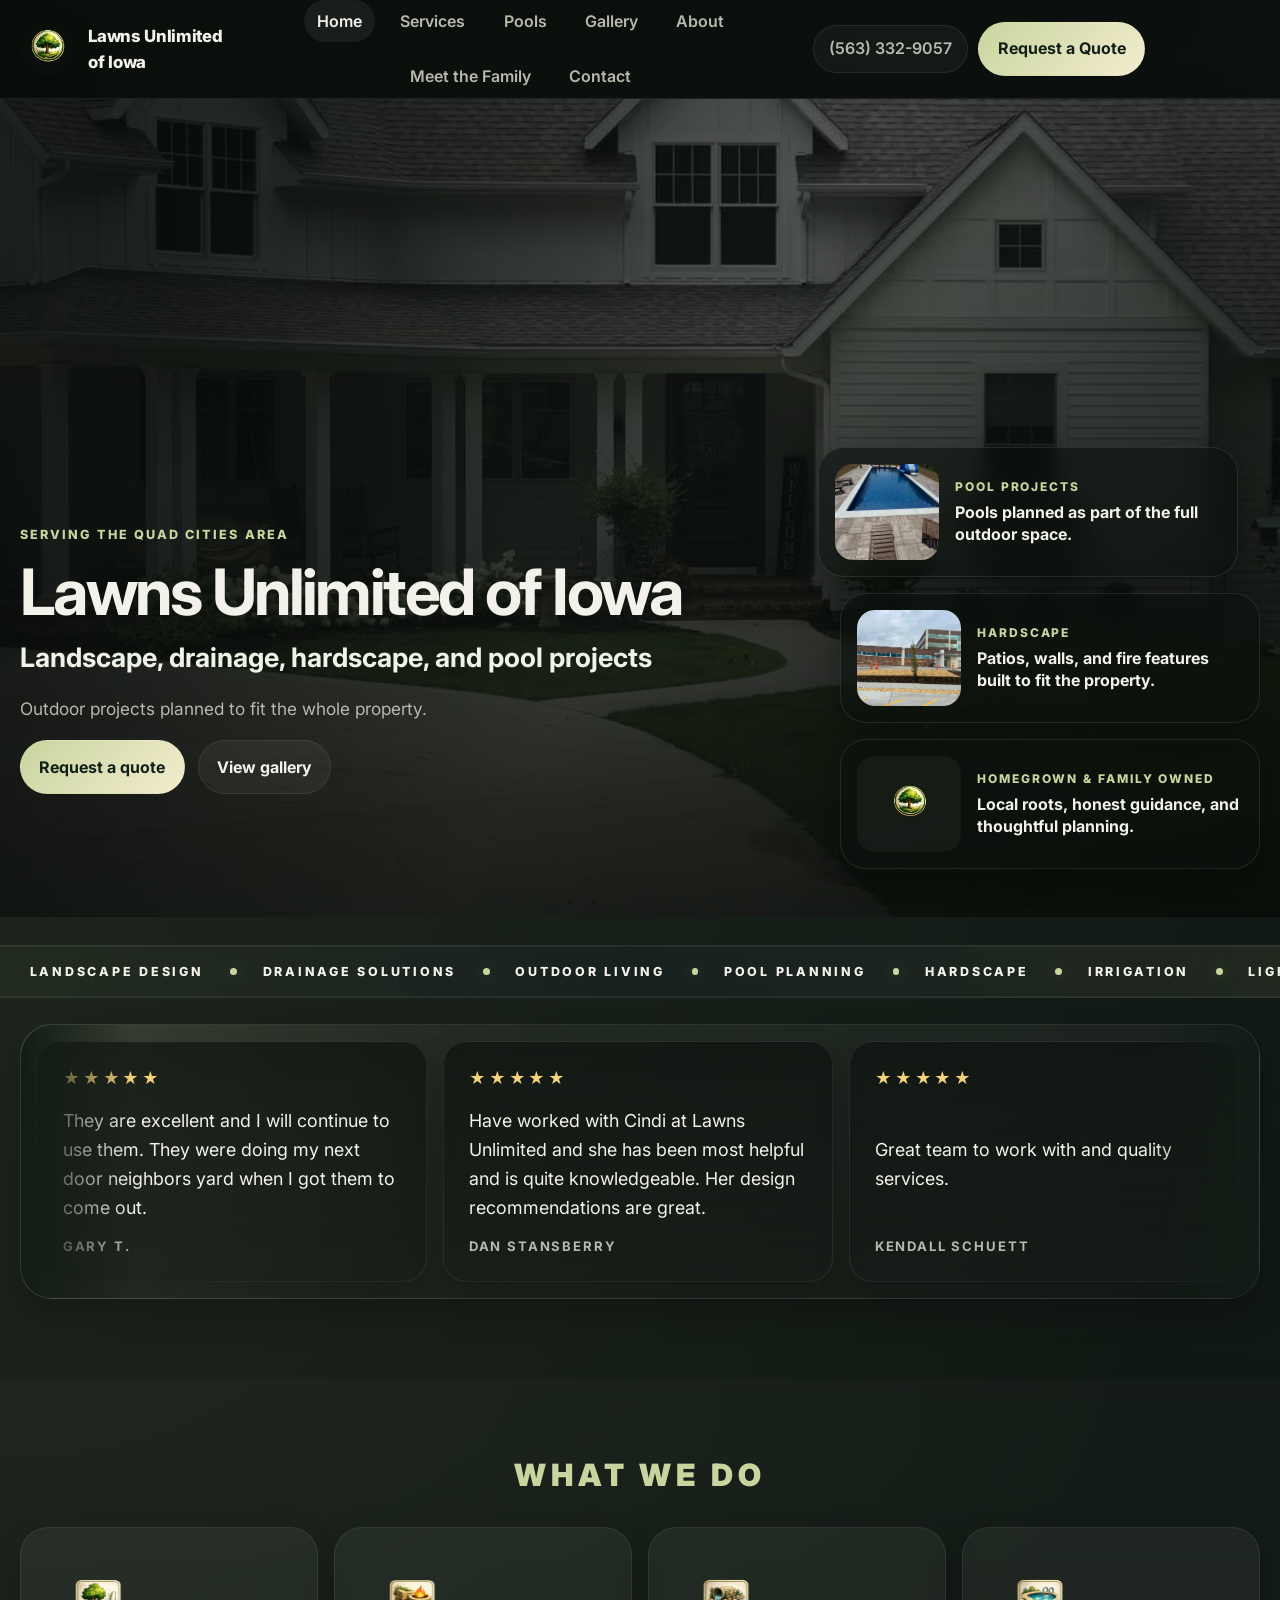
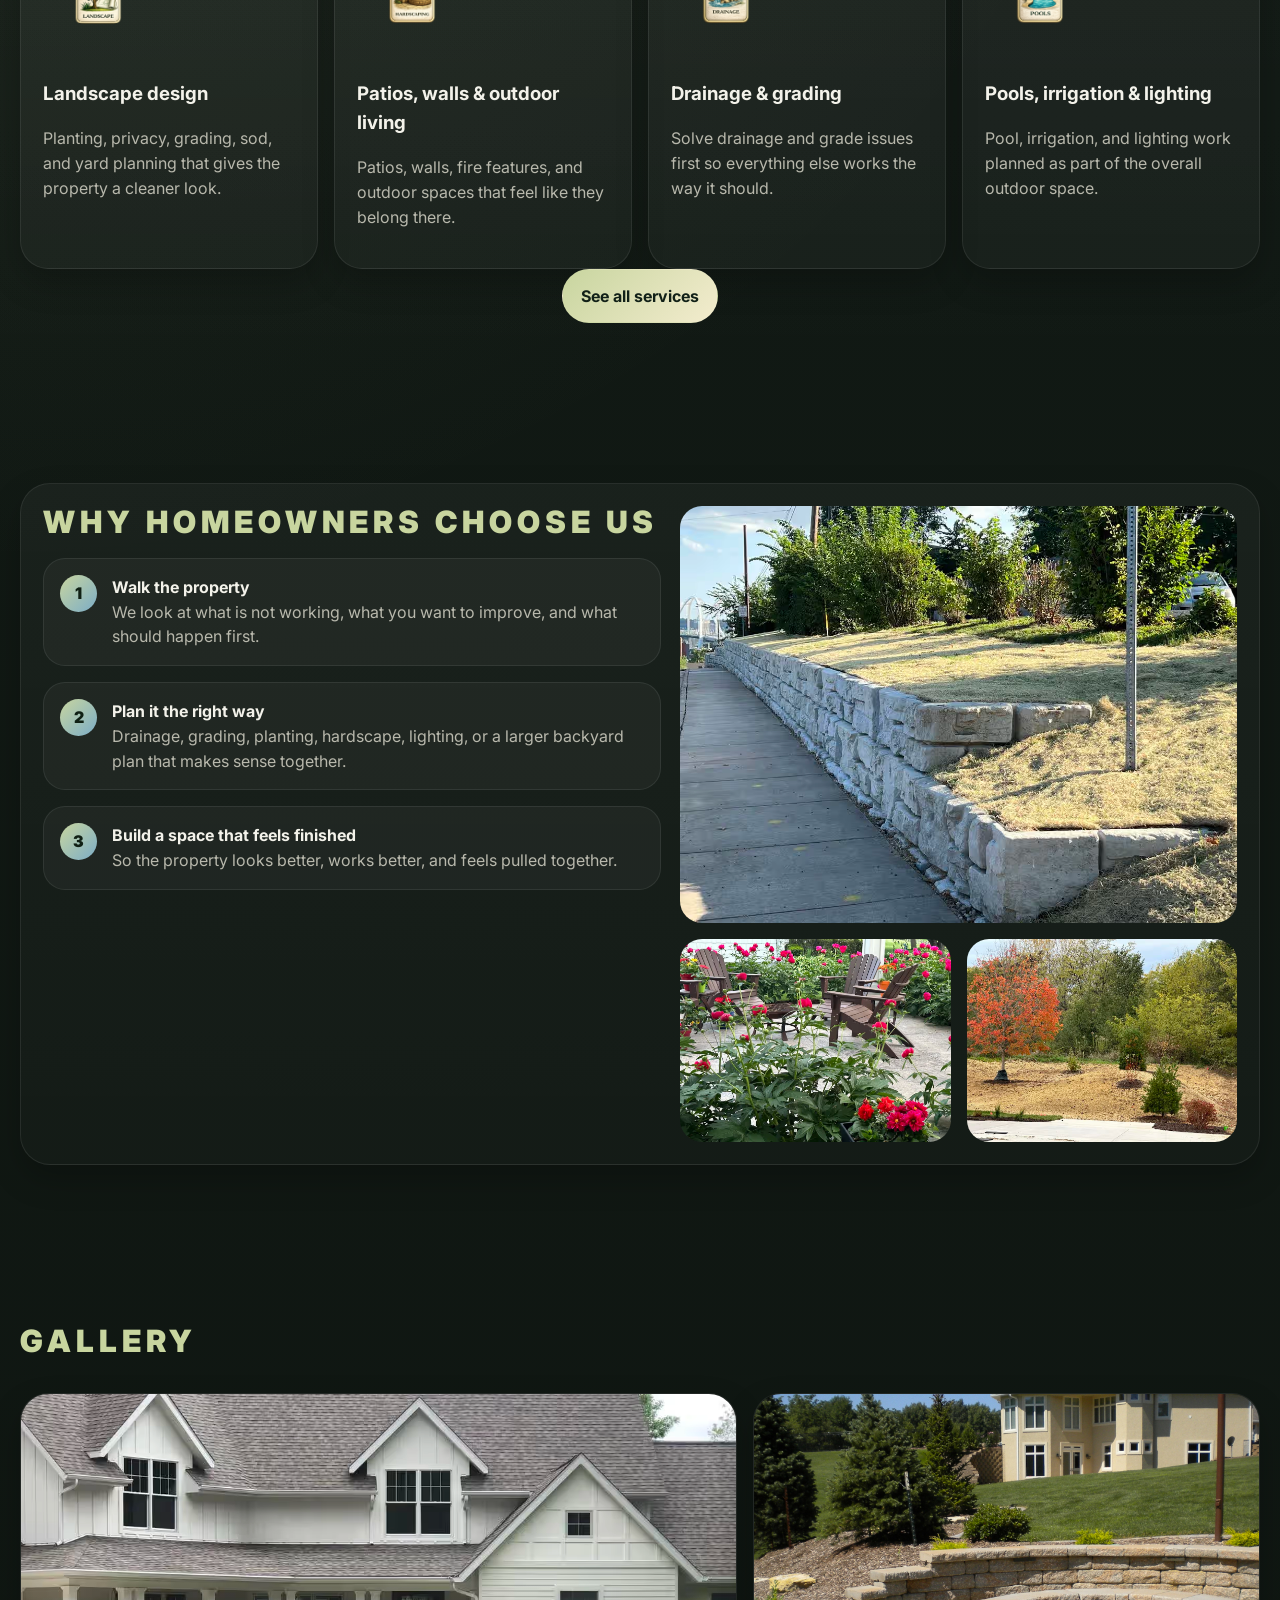
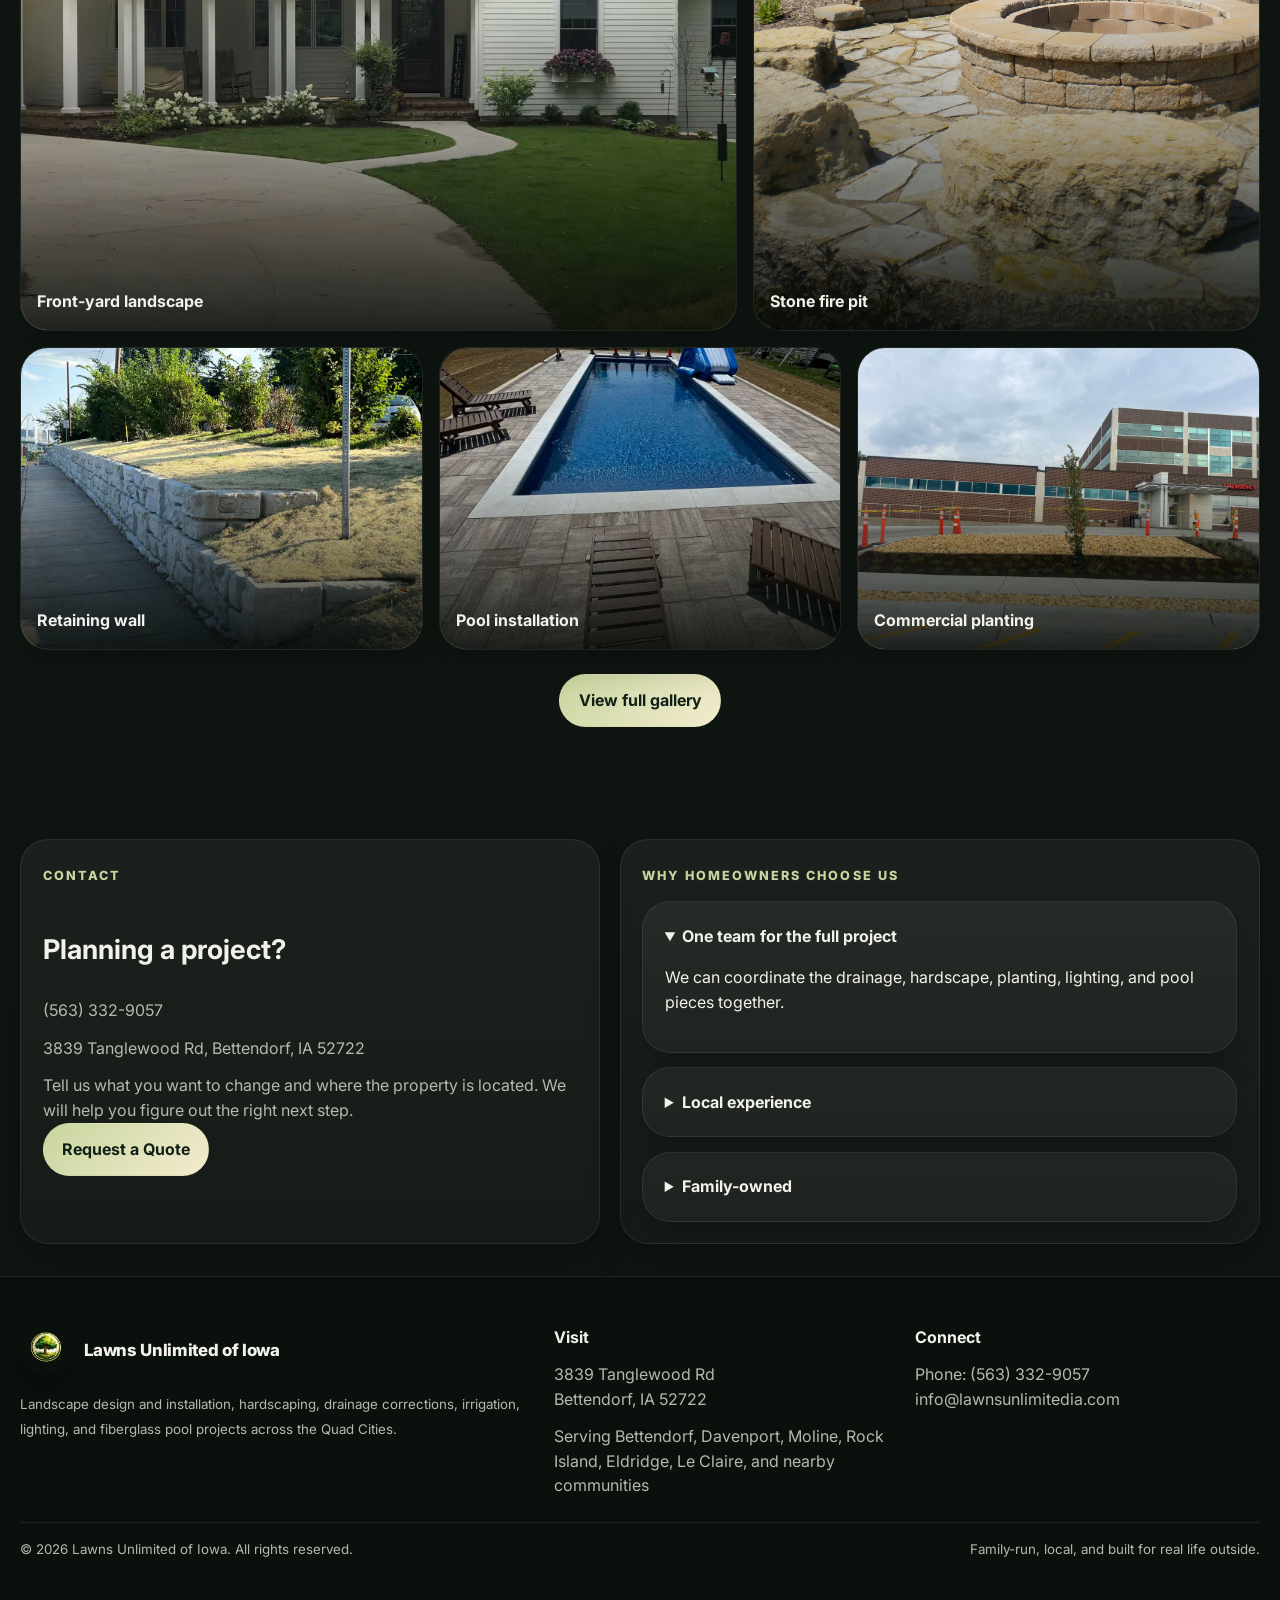
<file: index.html>
<!DOCTYPE html>
<html lang="en">
<head>
  <meta charset="UTF-8" />
  <meta name="viewport" content="width=device-width, initial-scale=1.0" />
  <meta http-equiv="X-UA-Compatible" content="IE=edge" />
  <meta name="theme-color" content="#16261C" />
  <link rel="icon" type="image/png" href="assets/icons/favicon.png" />
  <link rel="manifest" href="manifest.webmanifest" />
  <link rel="preconnect" href="https://fonts.googleapis.com">
  <link rel="preconnect" href="https://fonts.gstatic.com" crossorigin>
  <link href="https://fonts.googleapis.com/css2?family=Inter:wght@400;500;600;700;800;900&display=swap" rel="stylesheet">
  <link rel="stylesheet" href="assets/css/styles.css" />
  <title>Quad Cities Landscaping, Drainage, Hardscape & Pools | Lawns Unlimited of Iowa</title>
  <meta name="description" content="Family-owned since 1980, Lawns Unlimited of Iowa helps Quad Cities homeowners with landscaping, drainage, hardscape, irrigation, lighting, and fiberglass pool projects." />
  <meta name="keywords" content="Quad Cities landscaping, Bettendorf landscaping company, drainage contractor Bettendorf, retaining wall contractor Quad Cities, fiberglass pools Bettendorf, hardscape contractor Davenport" />
  <link rel="canonical" href="https://www.lawnsunlimitedia.com/index.html" />
  <meta property="og:title" content="Quad Cities Landscaping, Drainage, Hardscape & Pools | Lawns Unlimited of Iowa" />
  <meta property="og:description" content="Family-owned since 1980, Lawns Unlimited of Iowa helps Quad Cities homeowners with landscaping, drainage, hardscape, irrigation, lighting, and fiberglass pool projects." />
  <meta property="og:type" content="website" />
  <meta property="og:image" content="assets/img/gallery-custom/24.avif" />
  <script type="application/ld+json">
{
  "@context": "https://schema.org",
  "@type": "LandscapeDesigner",
  "name": "Lawns Unlimited of Iowa, Inc.",
  "url": "https://www.lawnsunlimitedia.com/",
  "telephone": "+1-563-332-9057",
  "email": "info@lawnsunlimitedia.com",
  "image": "https://www.lawnsunlimitedia.com/assets/icons/favicon-512.png",
  "address": {
    "@type": "PostalAddress",
    "streetAddress": "3839 Tanglewood Rd",
    "addressLocality": "Bettendorf",
    "addressRegion": "IA",
    "postalCode": "52722",
    "addressCountry": "US"
  },
  "areaServed": ["Bettendorf", "Davenport", "Moline", "Rock Island", "Eldridge", "Le Claire", "Quad Cities"],
  "description": "Family-owned landscaping company serving the Quad Cities with landscape design, hardscaping, drainage work, irrigation, lighting, and fiberglass pools.",
  "foundingDate": "1980"
}
</script>
<script type="application/ld+json">
{
  "@context":"https://schema.org",
  "@type":"FAQPage",
  "mainEntity":[
    {"@type":"Question","name":"Do you handle drainage or grading before the landscaping goes in?","acceptedAnswer":{"@type":"Answer","text":"Yes. Drainage and grading are usually handled first so patios, planting beds, lawns, and pools go into a site that is set up correctly."}},
    {"@type":"Question","name":"Can you handle both hardscape and planting work on the same project?","acceptedAnswer":{"@type":"Answer","text":"Yes. Lawns Unlimited builds projects that combine walls, patios, planting, lighting, irrigation, and other outdoor features so the finished space feels cohesive."}},
    {"@type":"Question","name":"Do you install fiberglass pools in the Quad Cities?","acceptedAnswer":{"@type":"Answer","text":"Yes. Fiberglass pool projects can be planned with surrounding patio, grading, drainage, planting, and privacy work as part of one larger design."}}
  ]
}
</script>
</head>
<body>
<header class="site-header">
  <div class="container navbar">
    <a class="brand" href="index.html" aria-label="Lawns Unlimited home">
      <img src="assets/icons/logo-tree.png" alt="Lawns Unlimited tree logo" />
      <div>
        <span class="name">Lawns Unlimited of Iowa</span>
        <span class="sub">Landscaping, hardscape, drainage & fiberglass pools</span>
      </div>
    </a>
    <button class="btn secondary menu-toggle" data-menu-toggle type="button" aria-label="Open menu">Menu</button>
    <nav class="nav-links" aria-label="Primary navigation">
      <a class="active" href="index.html">Home</a>
      <a class="" href="services.html">Services</a>
      <a class="" href="pools.html">Pools</a>
      <a class="" href="gallery.html">Gallery</a>
      <a class="" href="about.html">About</a>
      <a class="" href="meet-the-family.html">Meet the Family</a>
      <a class="" href="contact.html">Contact</a>
    </nav>
    <div class="nav-cta">
      <a class="phone-pill" href="tel:15633329057">(563) 332-9057</a>
      <a class="btn primary" href="contact.html">Request a Quote</a>
    </div>
  </div>
</header>
<main>
  <section class="hero hero-home">
    <div class="hero-photo" data-parallax>
      <img src="assets/img/gallery-custom/24.avif" alt="Front yard landscaping project by Lawns Unlimited in the Quad Cities" />
    </div>
    <div class="hero-backdrop"></div>
    <div class="container hero-home-grid simplified-hero-grid">
      <div class="hero-copy reveal visible">
        <div class="eyebrow">Serving the Quad Cities area</div>
        <h1 class="title">Lawns Unlimited of Iowa</h1>
        <p class="hero-service-line">Landscape, drainage, hardscape, and pool projects</p>
        <p class="lead">Outdoor projects planned to fit the whole property.</p>
        <div class="btns hero-actions">
          <a class="btn primary" href="contact.html">Request a quote</a>
          <a class="btn secondary" href="gallery.html">View gallery</a>
        </div>
      </div>
      <div class="hero-side reveal">
        <div class="feature-stack">
          <article class="feature-float feature-float-large">
            <img src="assets/img/gallery-custom/10.avif" alt="Fiberglass pool project" />
            <div>
              <span>Pool projects</span>
              <strong>Pools planned as part of the full outdoor space.</strong>
            </div>
          </article>
          <article class="feature-float">
            <img src="assets/img/fire-pit.jpg" alt="Hardscape and fire feature" />
            <div>
              <span>Hardscape</span>
              <strong>Patios, walls, and fire features built to fit the property.</strong>
            </div>
          </article>
          <article class="feature-float logo-float">
            <img src="assets/icons/logo-tree.png" alt="Lawns Unlimited tree logo" />
            <div>
              <span>Homegrown &amp; family owned</span>
              <strong>Local roots, honest guidance, and thoughtful planning.</strong>
            </div>
          </article>
        </div>
      </div>
    </div>
  </section>

  <section class="section brand-motion-review" id="reviews" aria-label="Customer reviews">
    <div class="brand-marquee" aria-label="Lawns Unlimited service highlights">
      <div class="marquee-track" aria-hidden="true">
        <span>Landscape Design</span>
        <span>Drainage Solutions</span>
        <span>Outdoor Living</span>
        <span>Pool Planning</span>
        <span>Hardscape</span>
        <span>Irrigation</span>
        <span>Lighting</span>
        <span>Full-Service Nursery</span>
        <span>Property Planning</span>
        <span>Backyard Finish</span>
        <span>Landscape Design</span>
        <span>Drainage Solutions</span>
        <span>Outdoor Living</span>
        <span>Pool Planning</span>
        <span>Hardscape</span>
        <span>Irrigation</span>
        <span>Lighting</span>
        <span>Full-Service Nursery</span>
        <span>Property Planning</span>
        <span>Backyard Finish</span>
      </div>
    </div>

    <div class="container reveal">
      <div class="simple-reviews" aria-label="Customer review carousel">
        <div class="simple-review-track">
          <article class="simple-review-card">
            <span class="stars" aria-label="5 star review">★★★★★</span>
            <p>They are excellent and I will continue to use them. They were doing my next door neighbors yard when I got them to come out.</p>
            <strong>Gary T.</strong>
          </article>
          <article class="simple-review-card">
            <span class="stars" aria-label="5 star review">★★★★★</span>
            <p>Have worked with Cindi at Lawns Unlimited and she has been most helpful and is quite knowledgeable. Her design recommendations are great.</p>
            <strong>Dan Stansberry</strong>
          </article>
          <article class="simple-review-card">
            <span class="stars" aria-label="5 star review">★★★★★</span>
            <p>Great team to work with and quality services.</p>
            <strong>Kendall Schuett</strong>
          </article>
          <article class="simple-review-card">
            <span class="stars" aria-label="5 star review">★★★★★</span>
            <p>Beautiful work and gives back to the community! Highly recommend!</p>
            <strong>Kelly Smith</strong>
          </article>
          <article class="simple-review-card" aria-hidden="true">
            <span class="stars">★★★★★</span>
            <p>They are excellent and I will continue to use them. They were doing my next door neighbors yard when I got them to come out.</p>
            <strong>Gary T.</strong>
          </article>
          <article class="simple-review-card" aria-hidden="true">
            <span class="stars">★★★★★</span>
            <p>Have worked with Cindi at Lawns Unlimited and she has been most helpful and is quite knowledgeable. Her design recommendations are great.</p>
            <strong>Dan Stansberry</strong>
          </article>
          <article class="simple-review-card" aria-hidden="true">
            <span class="stars">★★★★★</span>
            <p>Great team to work with and quality services.</p>
            <strong>Kendall Schuett</strong>
          </article>
          <article class="simple-review-card" aria-hidden="true">
            <span class="stars">★★★★★</span>
            <p>Beautiful work and gives back to the community! Highly recommend!</p>
            <strong>Kelly Smith</strong>
          </article>
        </div>
      </div>
    </div>
  </section>

  <section class="section section-soft">
    <div class="container">
      <div class="section-heading reveal section-heading-centered">
        <h2 class="section-label-title">What We Do</h2>
      </div>
      <div class="service-feature-grid modern-services simplified-services-grid">
        <article class="service-feature-card reveal tilt-card">
          <img class="service-feature-image" src="assets/img/service-landscape.png" alt="Landscape service icon" />
          <h3>Landscape design</h3>
          <p class="muted">Planting, privacy, grading, sod, and yard planning that gives the property a cleaner look.</p>
        </article>
        <article class="service-feature-card reveal tilt-card">
          <img class="service-feature-image" src="assets/img/service-hardscape.png" alt="Hardscape service icon" />
          <h3>Patios, walls & outdoor living</h3>
          <p class="muted">Patios, walls, fire features, and outdoor spaces that feel like they belong there.</p>
        </article>
        <article class="service-feature-card reveal tilt-card">
          <img class="service-feature-image" src="assets/img/service-drainage.png" alt="Drainage service icon" />
          <h3>Drainage & grading</h3>
          <p class="muted">Solve drainage and grade issues first so everything else works the way it should.</p>
        </article>
        <article class="service-feature-card reveal tilt-card">
          <img class="service-feature-image" src="assets/img/service-pools.png" alt="Fiberglass pools service icon" />
          <h3>Pools, irrigation & lighting</h3>
          <p class="muted">Pool, irrigation, and lighting work planned as part of the overall outdoor space.</p>
        </article>
      </div>
      <div class="btns center-btns reveal"><a class="btn primary" href="services.html">See all services</a></div>
    </div>
  </section>

  <section class="section">
    <div class="container project-band reveal">
      <div class="project-band-copy">
        <h2 class="section-label-title">Why homeowners choose us</h2>
        <div class="process modern-process">
          <div class="step"><strong>Walk the property</strong><br/><span class="muted">We look at what is not working, what you want to improve, and what should happen first.</span></div>
          <div class="step"><strong>Plan it the right way</strong><br/><span class="muted">Drainage, grading, planting, hardscape, lighting, or a larger backyard plan that makes sense together.</span></div>
          <div class="step"><strong>Build a space that feels finished</strong><br/><span class="muted">So the property looks better, works better, and feels pulled together.</span></div>
        </div>
      </div>
      <div class="project-band-media">
        <article class="gallery-mini"><img src="assets/img/gallery-custom/01.avif" alt="Retaining wall project" /></article>
        <article class="gallery-mini"><img src="assets/img/gallery-custom/21.avif" alt="Patio seating area" /></article>
        <article class="gallery-mini"><img src="assets/img/gallery-custom/23.avif" alt="New planting bed" /></article>
      </div>
    </div>
  </section>

  <section class="section">
    <div class="container">
      <div class="section-heading reveal">
        <h2 class="section-label-title">Gallery</h2>
      </div>
      <div class="gallery-grid gallery-grid-home" style="margin-top:1.25rem;">
        <article class="gallery-card span-7 reveal"><img src="assets/img/gallery-custom/24.avif" alt="Front yard landscape" /><div class="overlay"></div><div class="caption"><div><strong>Front-yard landscape</strong></div></div></article>
        <article class="gallery-card span-5 reveal"><img src="assets/img/gallery-custom/33.jpg" alt="Stone fire pit" /><div class="overlay"></div><div class="caption"><div><strong>Stone fire pit</strong></div></div></article>
        <article class="gallery-card span-4 reveal"><img src="assets/img/gallery-custom/01.avif" alt="Retaining wall" /><div class="overlay"></div><div class="caption"><div><strong>Retaining wall</strong></div></div></article>
        <article class="gallery-card span-4 reveal"><img src="assets/img/gallery-custom/10.avif" alt="Pool installation" /><div class="overlay"></div><div class="caption"><div><strong>Pool installation</strong></div></div></article>
        <article class="gallery-card span-4 reveal"><img src="assets/img/gallery-custom/29.jpg" alt="Commercial planting" /><div class="overlay"></div><div class="caption"><div><strong>Commercial planting</strong></div></div></article>
      </div>
      <div class="btns center-btns" style="margin-top:1.5rem;"><a class="btn primary" href="gallery.html">View full gallery</a></div>
    </div>
  </section>

  <section class="section tight">
    <div class="container contact-grid simplified-contact-grid">
      <article class="contact-card reveal">
        <div class="eyebrow">Contact</div>
        <h3 style="font-size:1.7rem;">Planning a project?</h3>
        <div class="contact-list">
          <a href="tel:15633329057">(563) 332-9057</a>
          <div>3839 Tanglewood Rd, Bettendorf, IA 52722</div>
          <div>Tell us what you want to change and where the property is located. We will help you figure out the right next step.</div>
        </div>
        <div class="btns"><a class="btn primary" href="contact.html">Request a Quote</a></div>
      </article>
      <article class="contact-card reveal quick-facts-card">
        <div class="eyebrow">Why homeowners choose us</div>
        <div class="faq">
          <details class="faq-item" open><summary>One team for the full project</summary><p>We can coordinate the drainage, hardscape, planting, lighting, and pool pieces together.</p></details>
          <details class="faq-item"><summary>Local experience</summary><p>We work across Bettendorf, Davenport, Moline, Rock Island, and nearby communities.</p></details>
          <details class="faq-item"><summary>Family-owned</summary><p>Local roots, honest guidance, and a long track record in the Quad Cities.</p></details>
        </div>
      </article>
    </div>
  </section>
</main>
<footer class="footer">
  <div class="container footer-grid">
    <div>
      <div class="brand brand-footer" style="margin-bottom:1rem;">
        <img src="assets/icons/logo-tree.png" alt="Lawns Unlimited logo" />
        <div>
          <span class="name">Lawns Unlimited of Iowa</span>
          <span class="sub">Family-owned since 1980</span>
        </div>
      </div>
      <small>Landscape design and installation, hardscaping, drainage corrections, irrigation, lighting, and fiberglass pool projects across the Quad Cities.</small>
    </div>
    <div>
      <strong>Visit</strong>
      <div class="muted" style="margin-top:.75rem;">3839 Tanglewood Rd<br/>Bettendorf, IA 52722</div>
      <div class="muted" style="margin-top:.75rem;">Serving Bettendorf, Davenport, Moline, Rock Island, Eldridge, Le Claire, and nearby communities</div>
    </div>
    <div>
      <strong>Connect</strong>
      <div class="muted" style="margin-top:.75rem;">Phone: <a href="tel:15633329057">(563) 332-9057</a></div>
      <div class="muted"><a href="mailto:info@lawnsunlimitedia.com">info@lawnsunlimitedia.com</a></div>
    </div>
  </div>
  <div class="container footer-meta">
    <small>© <span data-year></span> Lawns Unlimited of Iowa. All rights reserved.</small>
    <small>Family-run, local, and built for real life outside.</small>
  </div>
</footer>
<script src="assets/js/main.js"></script>
</body>
</html>
</file>
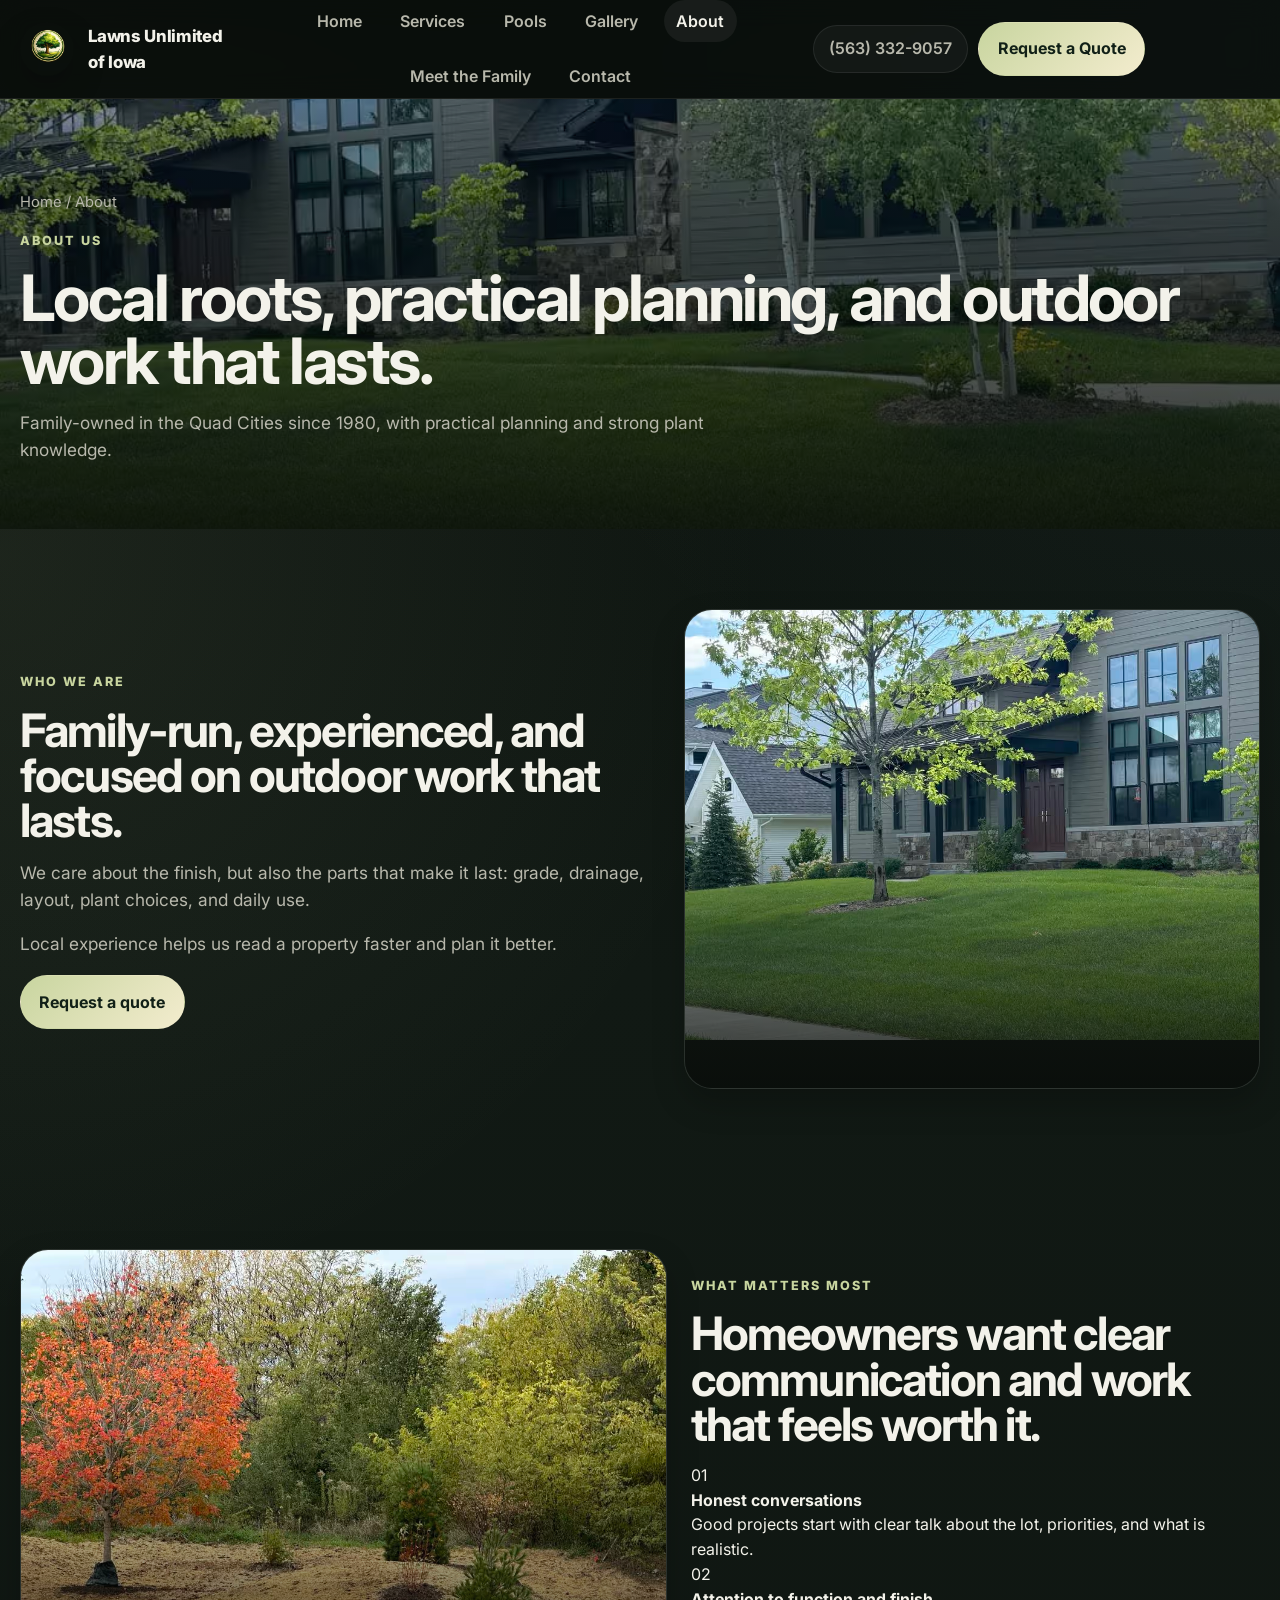
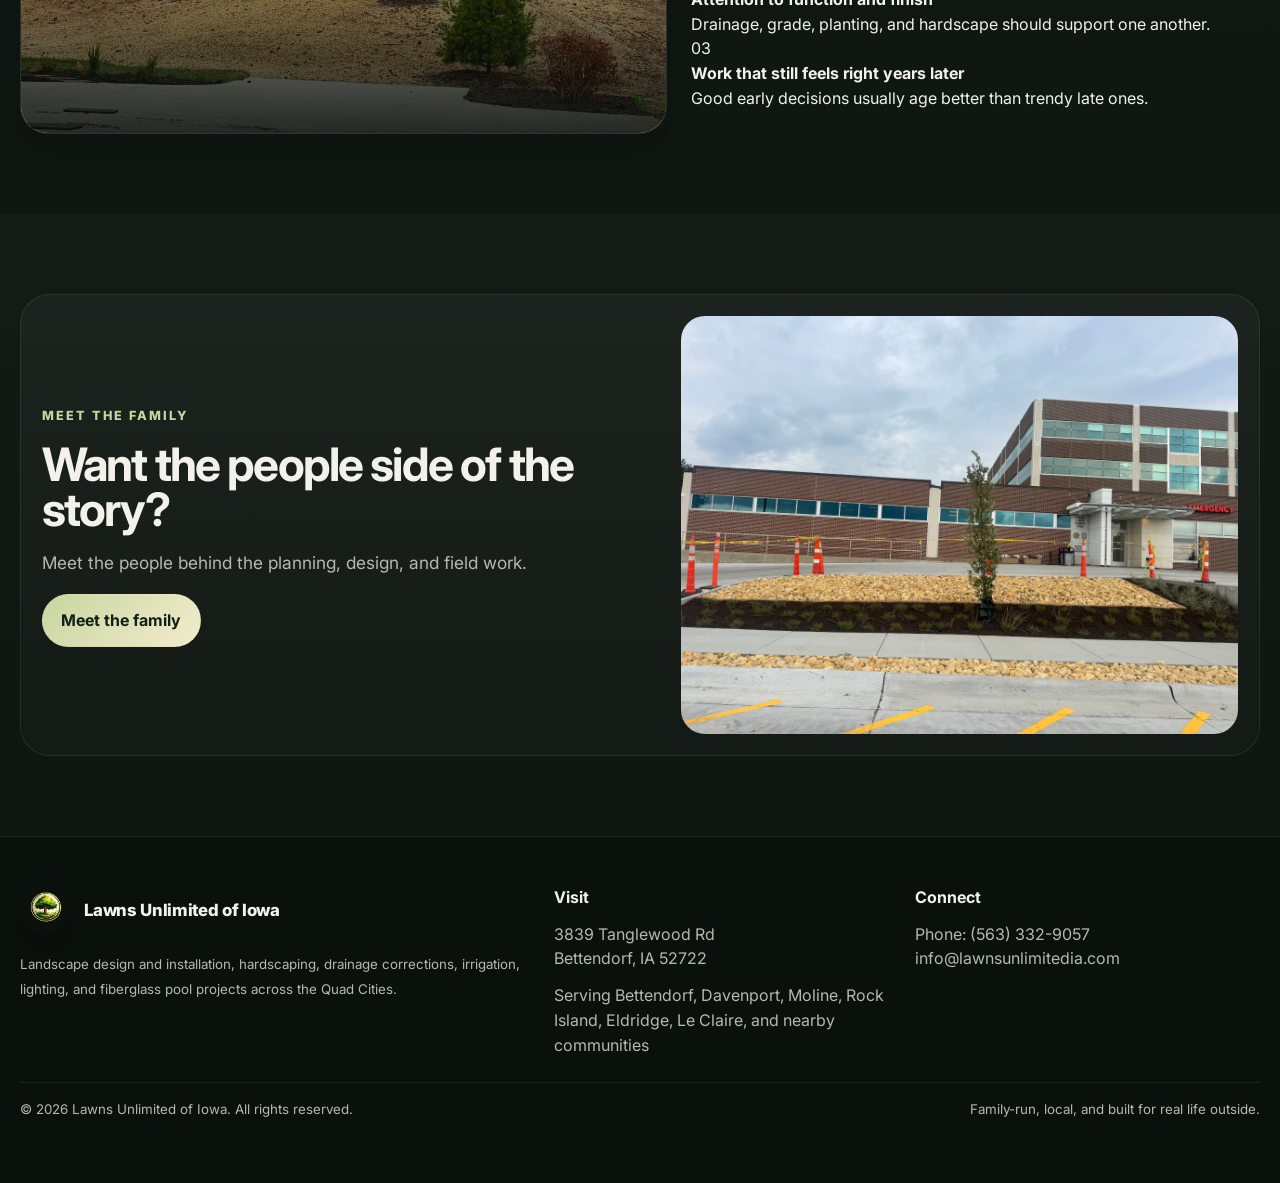
<file: about.html>
<!DOCTYPE html>
<html lang="en">
<head>
  <meta charset="UTF-8" />
  <meta name="viewport" content="width=device-width, initial-scale=1.0" />
  <meta http-equiv="X-UA-Compatible" content="IE=edge" />
  <meta name="theme-color" content="#16261C" />
  <link rel="icon" type="image/png" href="assets/icons/favicon.png" />
  <link rel="manifest" href="manifest.webmanifest" />
  <link rel="preconnect" href="https://fonts.googleapis.com">
  <link rel="preconnect" href="https://fonts.gstatic.com" crossorigin>
  <link href="https://fonts.googleapis.com/css2?family=Inter:wght@400;500;600;700;800;900&display=swap" rel="stylesheet">
  <link rel="stylesheet" href="assets/css/styles.css" />
  <title>About Lawns Unlimited of Iowa | Family-Owned Since 1980</title>
  <meta name="description" content="Learn about Lawns Unlimited of Iowa, a family-owned Quad Cities landscaping company with roots dating to 1980, nursery-backed plant knowledge, and experience coordinating complete outdoor projects." />
  <meta name="keywords" content="about Lawns Unlimited Iowa, family-owned landscaping Bettendorf, Quad Cities landscaper since 1980" />
  <link rel="canonical" href="https://www.lawnsunlimitedia.com/about.html" />
  <meta property="og:title" content="About Lawns Unlimited of Iowa | Family-Owned Since 1980" />
  <meta property="og:description" content="Learn about Lawns Unlimited of Iowa, a family-owned Quad Cities landscaping company with roots dating to 1980, nursery-backed plant knowledge, and experience coordinating complete outdoor projects." />
  <meta property="og:type" content="website" />
  <meta property="og:image" content="assets/img/gallery-custom/06.avif" />
  <script type="application/ld+json">
{{
  "@context": "https://schema.org",
  "@type": "LandscapeDesigner",
  "name": "Lawns Unlimited of Iowa, Inc.",
  "url": "https://www.lawnsunlimitedia.com/",
  "telephone": "+1-563-332-9057",
  "email": "info@lawnsunlimitedia.com",
  "image": "https://www.lawnsunlimitedia.com/assets/icons/favicon-512.png",
  "address": {{
    "@type": "PostalAddress",
    "streetAddress": "3839 Tanglewood Rd",
    "addressLocality": "Bettendorf",
    "addressRegion": "IA",
    "postalCode": "52722",
    "addressCountry": "US"
  }},
  "areaServed": ["Bettendorf", "Davenport", "Moline", "Rock Island", "Eldridge", "Le Claire", "Quad Cities"],
  "description": "Family-owned landscaping company serving the Quad Cities with landscape design, hardscaping, drainage work, irrigation, lighting, and fiberglass pools.",
  "foundingDate": "1980"
}}
</script>
</head>
<body>
<header class="site-header">
  <div class="container navbar">
    <a class="brand" href="index.html" aria-label="Lawns Unlimited home">
      <img src="assets/icons/logo-tree.png" alt="Lawns Unlimited tree logo" />
      <div>
        <span class="name">Lawns Unlimited of Iowa</span>
        <span class="sub">Landscaping, hardscape, drainage & fiberglass pools</span>
      </div>
    </a>
    <button class="btn secondary menu-toggle" data-menu-toggle type="button" aria-label="Open menu">Menu</button>
    <nav class="nav-links" aria-label="Primary navigation">
      <a class="" href="index.html">Home</a>
      <a class="" href="services.html">Services</a>
      <a class="" href="pools.html">Pools</a>
      <a class="" href="gallery.html">Gallery</a>
      <a class="active" href="about.html">About</a>
      <a class="" href="meet-the-family.html">Meet the Family</a>
      <a class="" href="contact.html">Contact</a>
    </nav>
    <div class="nav-cta">
      <a class="phone-pill" href="tel:15633329057">(563) 332-9057</a>
      <a class="btn primary" href="contact.html">Request a Quote</a>
    </div>
  </div>
</header>
<main>
<section class="page-hero page-hero-photo">
  <div class="page-hero-bg"><img src="assets/img/gallery-custom/06.avif" alt="Lawns Unlimited residential landscape project" /></div>
  <div class="container page-hero-inner">
    <div class="breadcrumbs">Home / About</div>
    <div class="eyebrow">About us</div>
    <h1 class="title">Local roots, practical planning, and outdoor work that lasts.</h1>
    <p class="lead">Family-owned in the Quad Cities since 1980, with practical planning and strong plant knowledge.</p>
  </div>
</section>

<section class="section">
  <div class="container split">
    <div class="reveal">
      <div class="eyebrow">Who we are</div>
      <h2 class="title section-title">Family-run, experienced, and focused on outdoor work that lasts.</h2>
      <p class="lead">We care about the finish, but also the parts that make it last: grade, drainage, layout, plant choices, and daily use.</p>
      <p class="lead">Local experience helps us read a property faster and plan it better.</p>
      <div class="btns"><a class="btn primary" href="contact.html">Request a quote</a></div>
    </div>
    <div class="image-card medium reveal"><img src="assets/img/gallery-custom/07.avif" alt="Upscale home landscaping by Lawns Unlimited" /><div class="overlay"></div></div>
  </div>
</section>


<section class="section">
  <div class="container split split-alt">
    <div class="image-card medium reveal"><img src="assets/img/gallery-custom/23.avif" alt="Planting bed and fresh mulch" /><div class="overlay"></div></div>
    <div class="reveal">
      <div class="eyebrow">What matters most</div>
      <h2 class="title section-title">Homeowners want clear communication and work that feels worth it.</h2>
      <div class="checklist checklist-large">
        <div><span class="icon">01</span><div><strong>Honest conversations</strong><br/>Good projects start with clear talk about the lot, priorities, and what is realistic.</div></div>
        <div><span class="icon">02</span><div><strong>Attention to function and finish</strong><br/>Drainage, grade, planting, and hardscape should support one another.</div></div>
        <div><span class="icon">03</span><div><strong>Work that still feels right years later</strong><br/>Good early decisions usually age better than trendy late ones.</div></div>
      </div>
    </div>
  </div>
</section>

<section class="section section-soft">
  <div class="container feature-rail reveal">
    <div class="feature-rail-copy">
      <div class="eyebrow">Meet the family</div>
      <h2 class="title section-title">Want the people side of the story?</h2>
      <p class="lead">Meet the people behind the planning, design, and field work.</p>
      <div class="btns"><a class="btn primary" href="meet-the-family.html">Meet the family</a></div>
    </div>
    <div class="feature-rail-media"><img src="assets/img/gallery-custom/29.jpg" alt="Lawns Unlimited project detail" /></div>
  </div>
</section>
</main>
<footer class="footer">
  <div class="container footer-grid">
    <div>
      <div class="brand brand-footer" style="margin-bottom:1rem;">
        <img src="assets/icons/logo-tree.png" alt="Lawns Unlimited logo" />
        <div>
          <span class="name">Lawns Unlimited of Iowa</span>
          <span class="sub">Family-owned since 1980</span>
        </div>
      </div>
      <small>Landscape design and installation, hardscaping, drainage corrections, irrigation, lighting, and fiberglass pool projects across the Quad Cities.</small>
    </div>
    <div>
      <strong>Visit</strong>
      <div class="muted" style="margin-top:.75rem;">3839 Tanglewood Rd<br/>Bettendorf, IA 52722</div>
      <div class="muted" style="margin-top:.75rem;">Serving Bettendorf, Davenport, Moline, Rock Island, Eldridge, Le Claire, and nearby communities</div>
    </div>
    <div>
      <strong>Connect</strong>
      <div class="muted" style="margin-top:.75rem;">Phone: <a href="tel:15633329057">(563) 332-9057</a></div>
      <div class="muted"><a href="mailto:info@lawnsunlimitedia.com">info@lawnsunlimitedia.com</a></div>
    </div>
  </div>
  <div class="container footer-meta">
    <small>© <span data-year></span> Lawns Unlimited of Iowa. All rights reserved.</small>
    <small>Family-run, local, and built for real life outside.</small>
  </div>
</footer>
<script src="assets/js/main.js"></script>
</body>
</html>
</file>
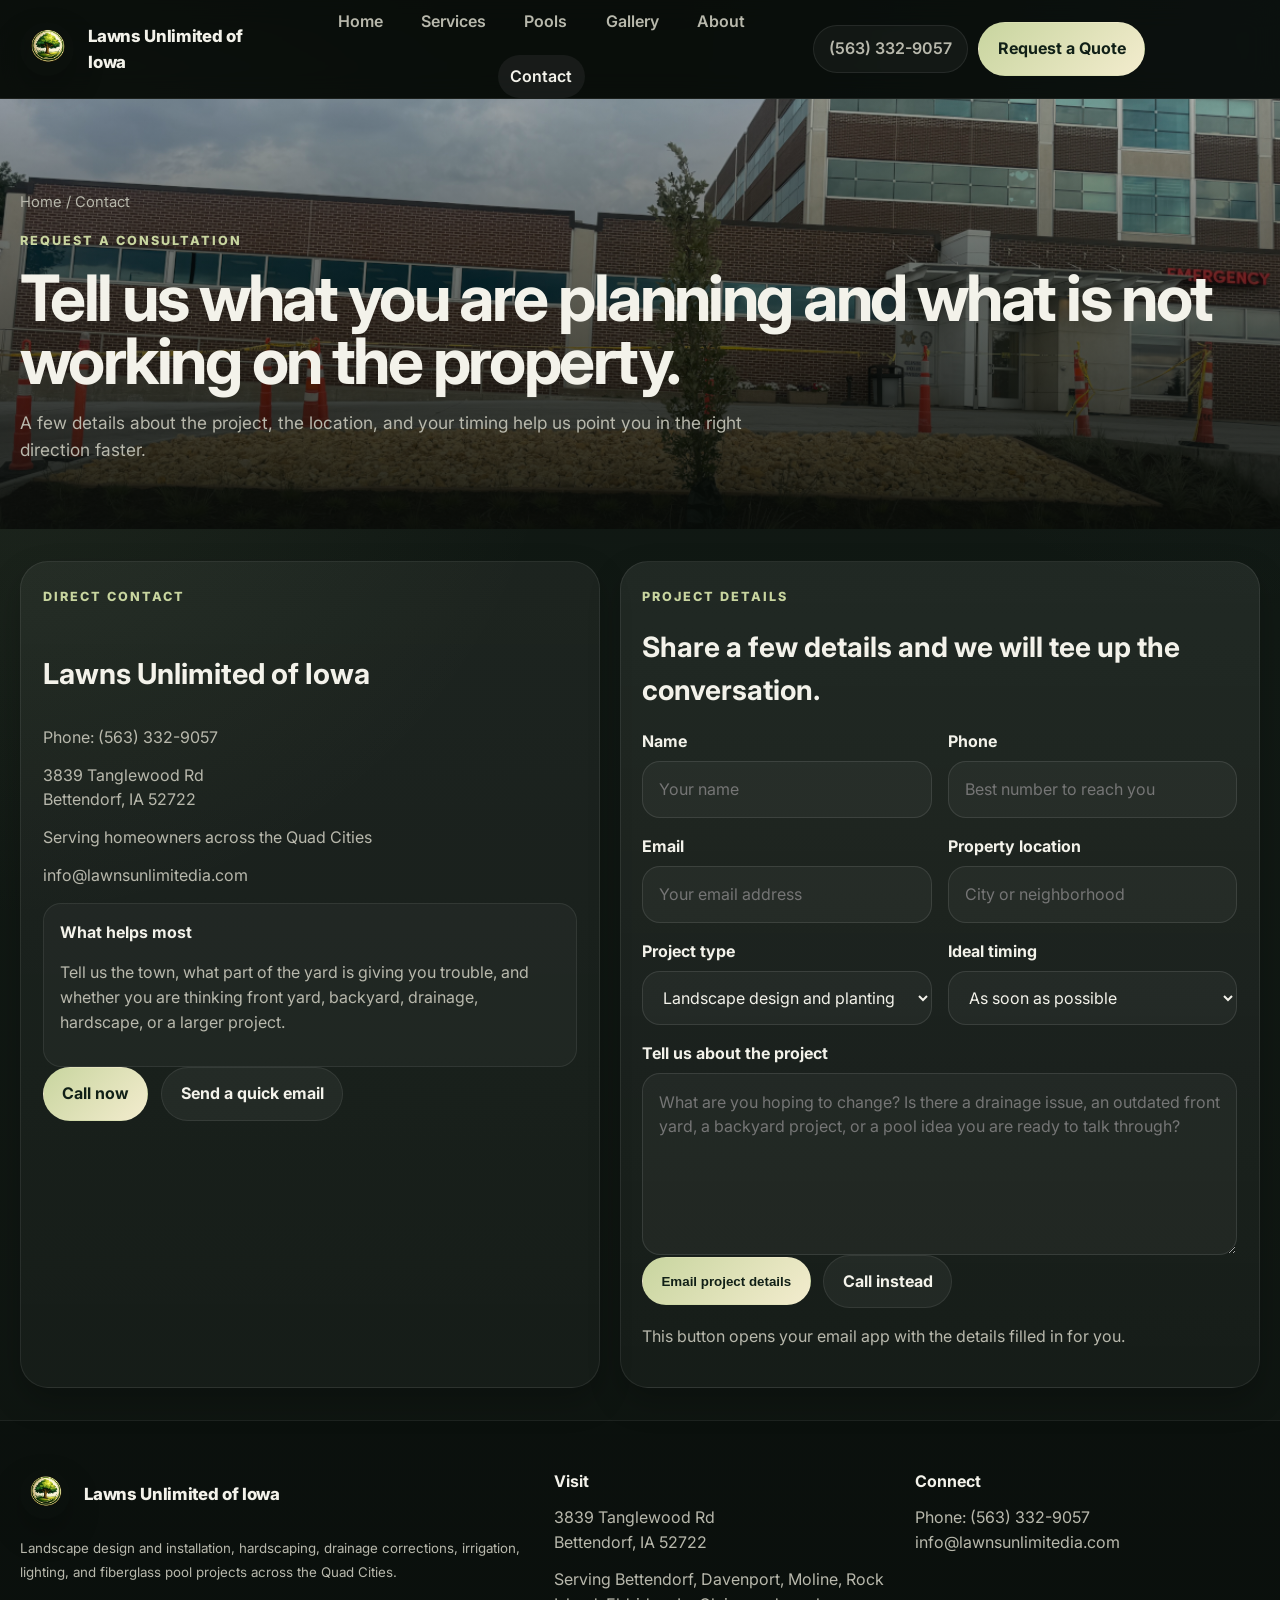
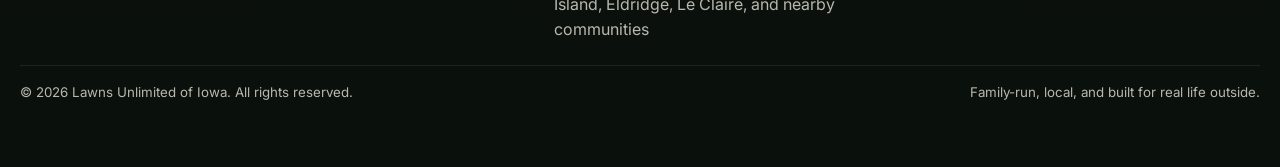
<file: contact.html>
<!DOCTYPE html>
<html lang="en">
<head>
  <meta charset="UTF-8" />
  <meta name="viewport" content="width=device-width, initial-scale=1.0" />
  <meta http-equiv="X-UA-Compatible" content="IE=edge" />
  <meta name="theme-color" content="#16261C" />
  <link rel="icon" type="image/png" href="assets/icons/favicon.png" />
  <link rel="manifest" href="manifest.webmanifest" />
  <link rel="preconnect" href="https://fonts.googleapis.com">
  <link rel="preconnect" href="https://fonts.gstatic.com" crossorigin>
  <link href="https://fonts.googleapis.com/css2?family=Inter:wght@400;500;600;700;800;900&display=swap" rel="stylesheet">
  <link rel="stylesheet" href="assets/css/styles.css" />
  <title>Contact Lawns Unlimited of Iowa | Request a Consultation</title>
  <meta name="description" content="Contact Lawns Unlimited of Iowa in Bettendorf for landscaping, hardscape, drainage, irrigation, lighting, and fiberglass pool consultations across the Quad Cities." />
  <meta name="keywords" content="contact landscaper Bettendorf, request landscape quote Quad Cities, drainage quote Davenport, pool quote Bettendorf" />
  <link rel="canonical" href="https://www.lawnsunlimitedia.com/contact.html" />
  <meta property="og:title" content="Contact Lawns Unlimited of Iowa | Request a Consultation" />
  <meta property="og:description" content="Contact Lawns Unlimited of Iowa in Bettendorf for landscaping, hardscape, drainage, irrigation, lighting, and fiberglass pool consultations across the Quad Cities." />
  <meta property="og:type" content="website" />
  <meta property="og:image" content="assets/img/gallery-custom/29.jpg" />
  <script type="application/ld+json">
{{
  "@context": "https://schema.org",
  "@type": "LandscapeDesigner",
  "name": "Lawns Unlimited of Iowa, Inc.",
  "url": "https://www.lawnsunlimitedia.com/",
  "telephone": "+1-563-332-9057",
  "email": "info@lawnsunlimitedia.com",
  "image": "https://www.lawnsunlimitedia.com/assets/icons/favicon-512.png",
  "address": {{
    "@type": "PostalAddress",
    "streetAddress": "3839 Tanglewood Rd",
    "addressLocality": "Bettendorf",
    "addressRegion": "IA",
    "postalCode": "52722",
    "addressCountry": "US"
  }},
  "areaServed": ["Bettendorf", "Davenport", "Moline", "Rock Island", "Eldridge", "Le Claire", "Quad Cities"],
  "description": "Family-owned landscaping company serving the Quad Cities with landscape design, hardscaping, drainage work, irrigation, lighting, and fiberglass pools.",
  "foundingDate": "1980"
}}
</script>
</head>
<body>
<header class="site-header">
  <div class="container navbar">
    <a class="brand" href="index.html" aria-label="Lawns Unlimited home">
      <img src="assets/icons/logo-tree.png" alt="Lawns Unlimited tree logo" />
      <div>
        <span class="name">Lawns Unlimited of Iowa</span>
        <span class="sub">Landscaping, hardscape, drainage & fiberglass pools</span>
      </div>
    </a>
    <button class="btn secondary menu-toggle" data-menu-toggle type="button" aria-label="Open menu">Menu</button>
    <nav class="nav-links" aria-label="Primary navigation">
      <a class="" href="index.html">Home</a>
      <a class="" href="services.html">Services</a>
      <a class="" href="pools.html">Pools</a>
      <a class="" href="gallery.html">Gallery</a>
      <a class="" href="about.html">About</a>
      <a class="active" href="contact.html">Contact</a>
    </nav>
    <div class="nav-cta">
      <a class="phone-pill" href="tel:15633329057">(563) 332-9057</a>
      <a class="btn primary" href="contact.html">Request a Quote</a>
    </div>
  </div>
</header>
<main>
<section class="page-hero page-hero-photo">
  <div class="page-hero-bg"><img src="assets/img/gallery-custom/29.jpg" alt="Commercial and residential landscape planting" /></div>
  <div class="container page-hero-inner">
    <div class="breadcrumbs">Home / Contact</div>
    <div class="eyebrow">Request a consultation</div>
    <h1 class="title">Tell us what you are planning and what is not working on the property.</h1>
    <p class="lead">A few details about the project, the location, and your timing help us point you in the right direction faster.</p>
  </div>
</section>

<section class="section tight">
  <div class="container contact-grid quote-custom-grid">
    <article class="contact-card reveal">
      <div class="eyebrow">Direct contact</div>
      <h3 style="font-size:1.8rem;">Lawns Unlimited of Iowa</h3>
      <div class="contact-list">
        <a href="tel:15633329057">Phone: (563) 332-9057</a>
        <div>3839 Tanglewood Rd<br/>Bettendorf, IA 52722</div>
        <div>Serving homeowners across the Quad Cities</div>
        <a href="mailto:info@lawnsunlimitedia.com">info@lawnsunlimitedia.com</a>
      </div>
      <div class="contact-slab">
        <strong>What helps most</strong>
        <p class="muted">Tell us the town, what part of the yard is giving you trouble, and whether you are thinking front yard, backyard, drainage, hardscape, or a larger project.</p>
      </div>
      <div class="btns"><a class="btn primary" href="tel:15633329057">Call now</a><a class="btn secondary" href="mailto:info@lawnsunlimitedia.com?subject=Project%20Consultation%20Request">Send a quick email</a></div>
    </article>

    <article class="contact-card reveal quote-builder">
      <div class="eyebrow">Project details</div>
      <h3 style="font-size:1.75rem; margin:.2rem 0 1rem;">Share a few details and we will tee up the conversation.</h3>
      <form class="quote-form" data-mailto-form data-mailto-to="info@lawnsunlimitedia.com" data-mailto-subject="Website consultation request">
        <div class="field-grid">
          <label class="field"><span>Name</span><input type="text" name="name" placeholder="Your name" /></label>
          <label class="field"><span>Phone</span><input type="text" name="phone" placeholder="Best number to reach you" /></label>
          <label class="field"><span>Email</span><input type="email" name="email" placeholder="Your email address" /></label>
          <label class="field"><span>Property location</span><input type="text" name="location" placeholder="City or neighborhood" /></label>
          <label class="field"><span>Project type</span><select name="project_type"><option value="Landscape design and planting">Landscape design and planting</option><option value="Patio or retaining wall">Patio or retaining wall</option><option value="Drainage or grading">Drainage or grading</option><option value="Fiberglass pool">Fiberglass pool</option><option value="Full outdoor project">Full outdoor project</option><option value="Not sure yet">Not sure yet</option></select></label>
          <label class="field"><span>Ideal timing</span><select name="timing"><option value="As soon as possible">As soon as possible</option><option value="This season">This season</option><option value="Planning ahead">Planning ahead</option><option value="Just gathering information">Just gathering information</option></select></label>
          <label class="field field-full"><span>Tell us about the project</span><textarea rows="6" name="message" placeholder="What are you hoping to change? Is there a drainage issue, an outdated front yard, a backyard project, or a pool idea you are ready to talk through?"></textarea></label>
        </div>
        <div class="btns"><button class="btn primary" type="submit">Email project details</button><a class="btn secondary" href="tel:15633329057">Call instead</a></div>
        <p class="form-note">This button opens your email app with the details filled in for you.</p>
      </form>
    </article>
  </div>
</section>
</main>
<footer class="footer">
  <div class="container footer-grid">
    <div>
      <div class="brand brand-footer" style="margin-bottom:1rem;">
        <img src="assets/icons/logo-tree.png" alt="Lawns Unlimited logo" />
        <div>
          <span class="name">Lawns Unlimited of Iowa</span>
          <span class="sub">Family-owned since 1980</span>
        </div>
      </div>
      <small>Landscape design and installation, hardscaping, drainage corrections, irrigation, lighting, and fiberglass pool projects across the Quad Cities.</small>
    </div>
    <div>
      <strong>Visit</strong>
      <div class="muted" style="margin-top:.75rem;">3839 Tanglewood Rd<br/>Bettendorf, IA 52722</div>
      <div class="muted" style="margin-top:.75rem;">Serving Bettendorf, Davenport, Moline, Rock Island, Eldridge, Le Claire, and nearby communities</div>
    </div>
    <div>
      <strong>Connect</strong>
      <div class="muted" style="margin-top:.75rem;">Phone: <a href="tel:15633329057">(563) 332-9057</a></div>
      <div class="muted"><a href="mailto:info@lawnsunlimitedia.com">info@lawnsunlimitedia.com</a></div>
    </div>
  </div>
  <div class="container footer-meta">
    <small>© <span data-year></span> Lawns Unlimited of Iowa. All rights reserved.</small>
    <small>Family-run, local, and built for real life outside.</small>
  </div>
</footer>
<script src="assets/js/main.js"></script>
</body>
</html>
</file>
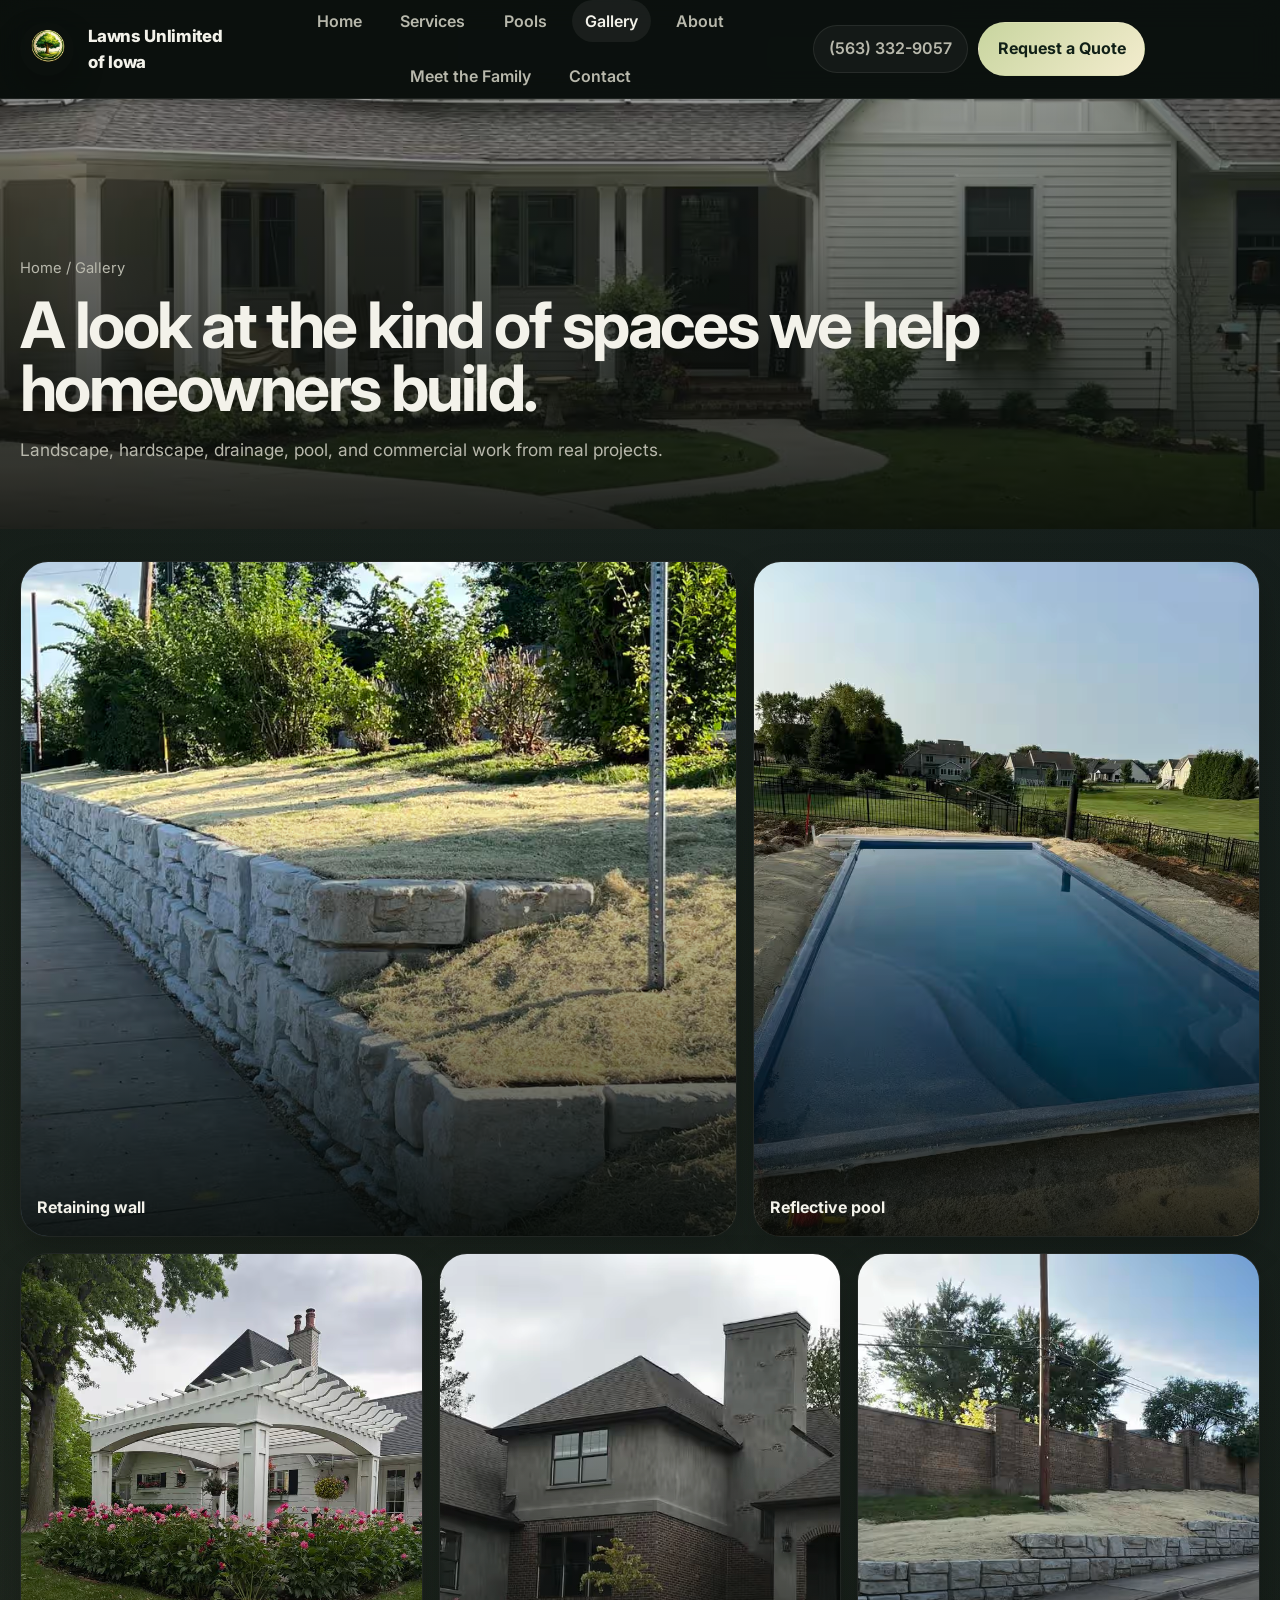
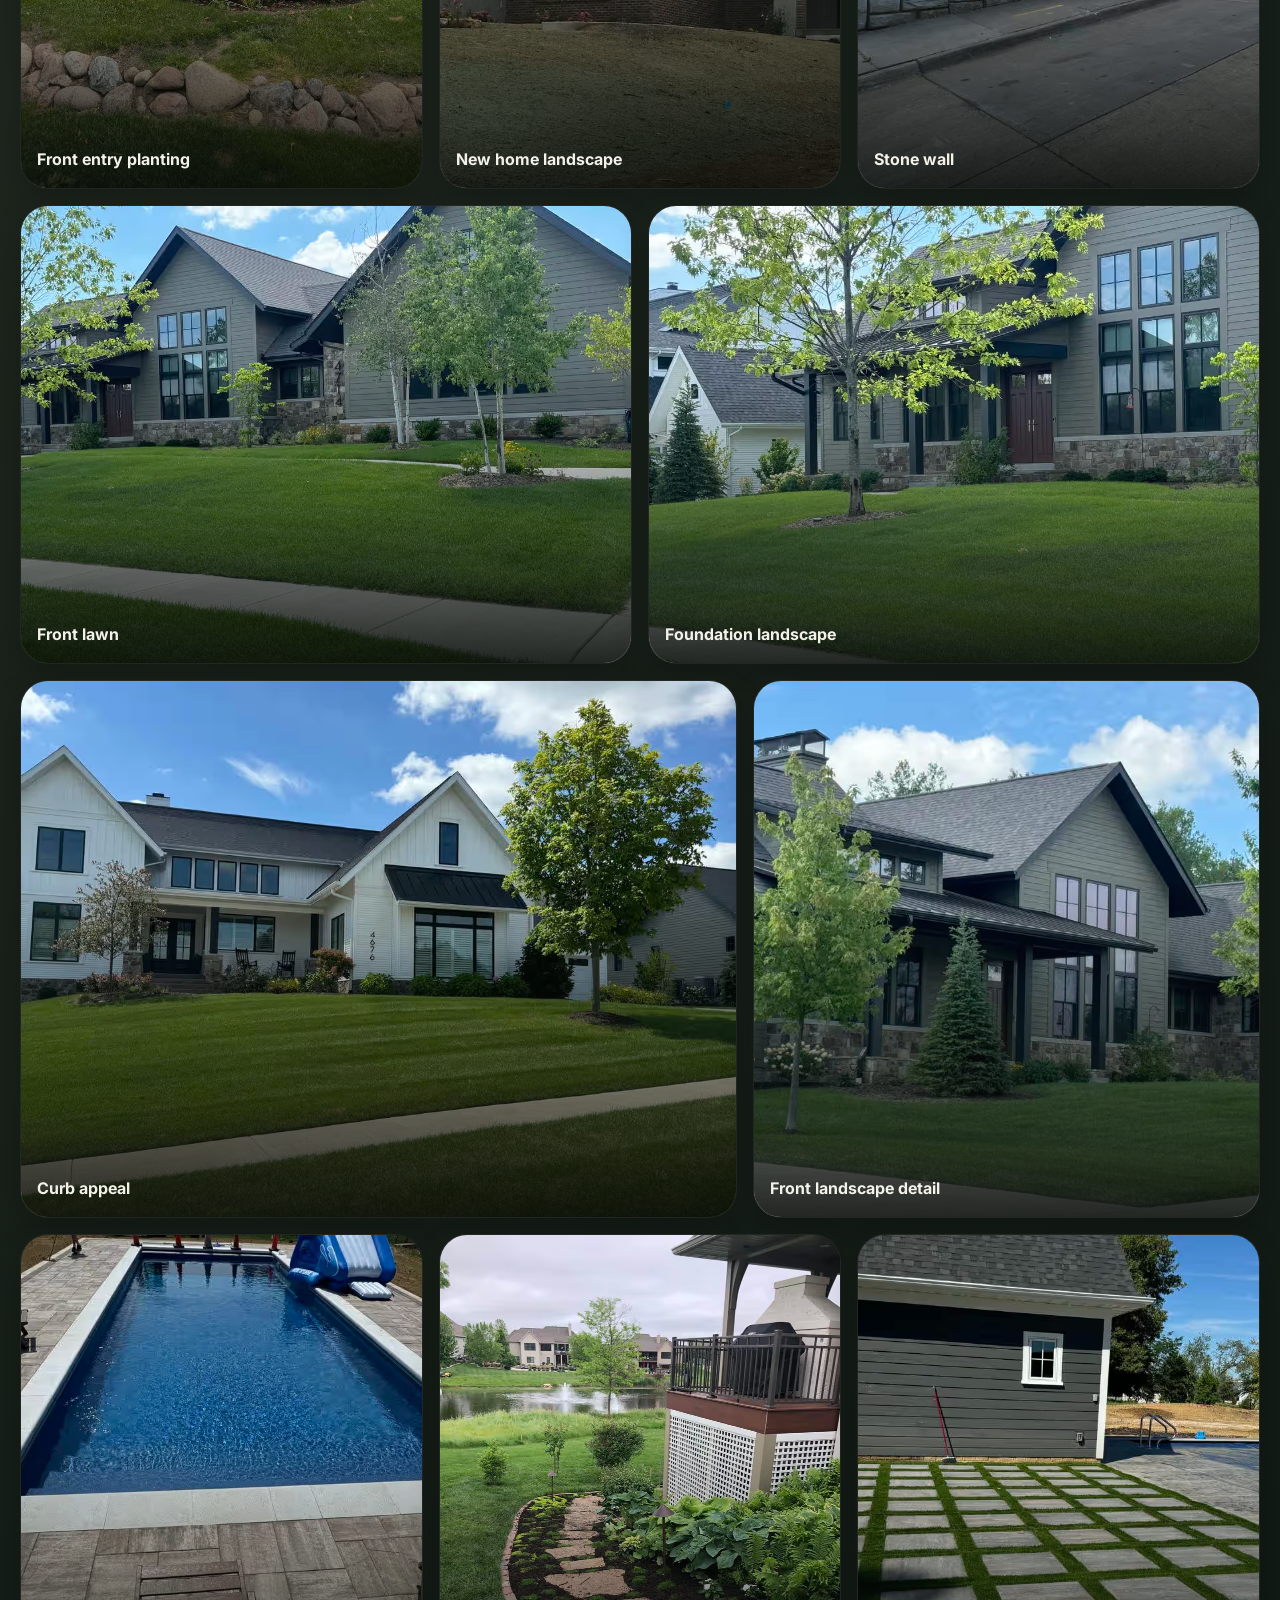
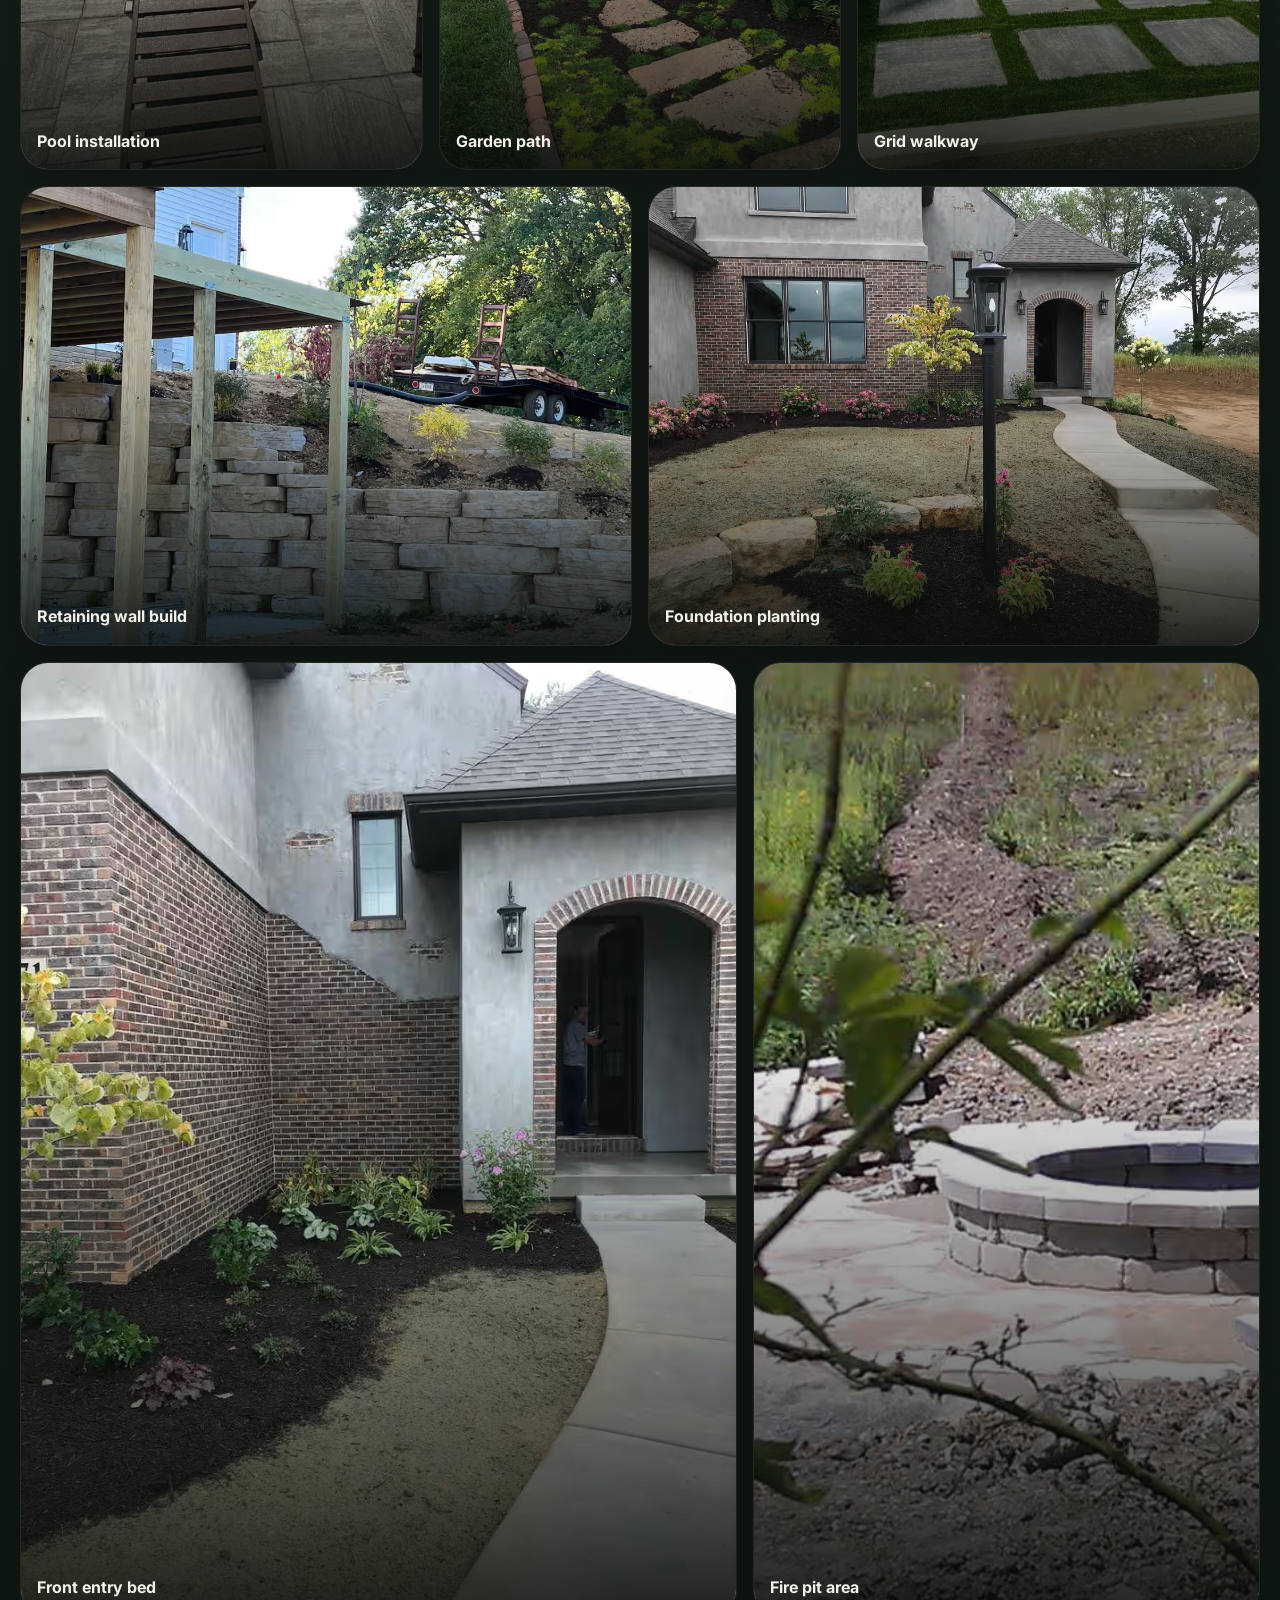
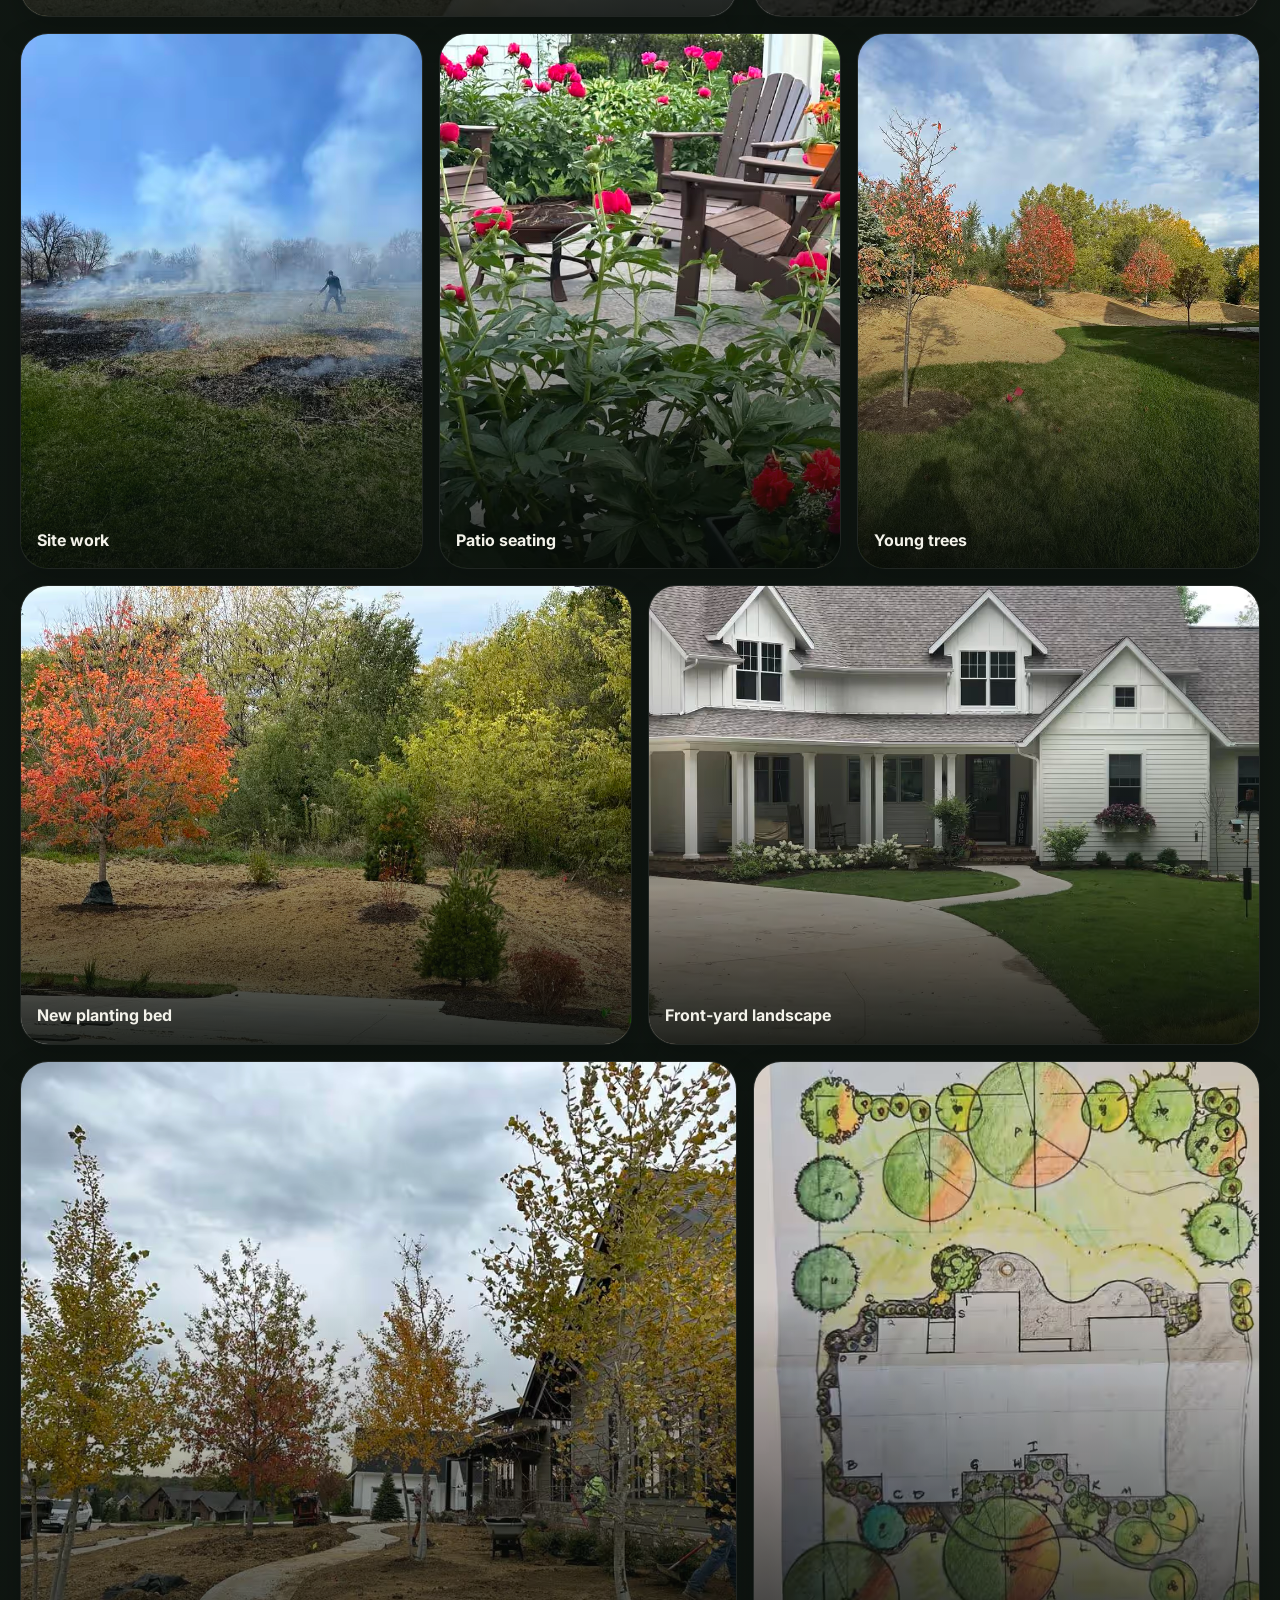
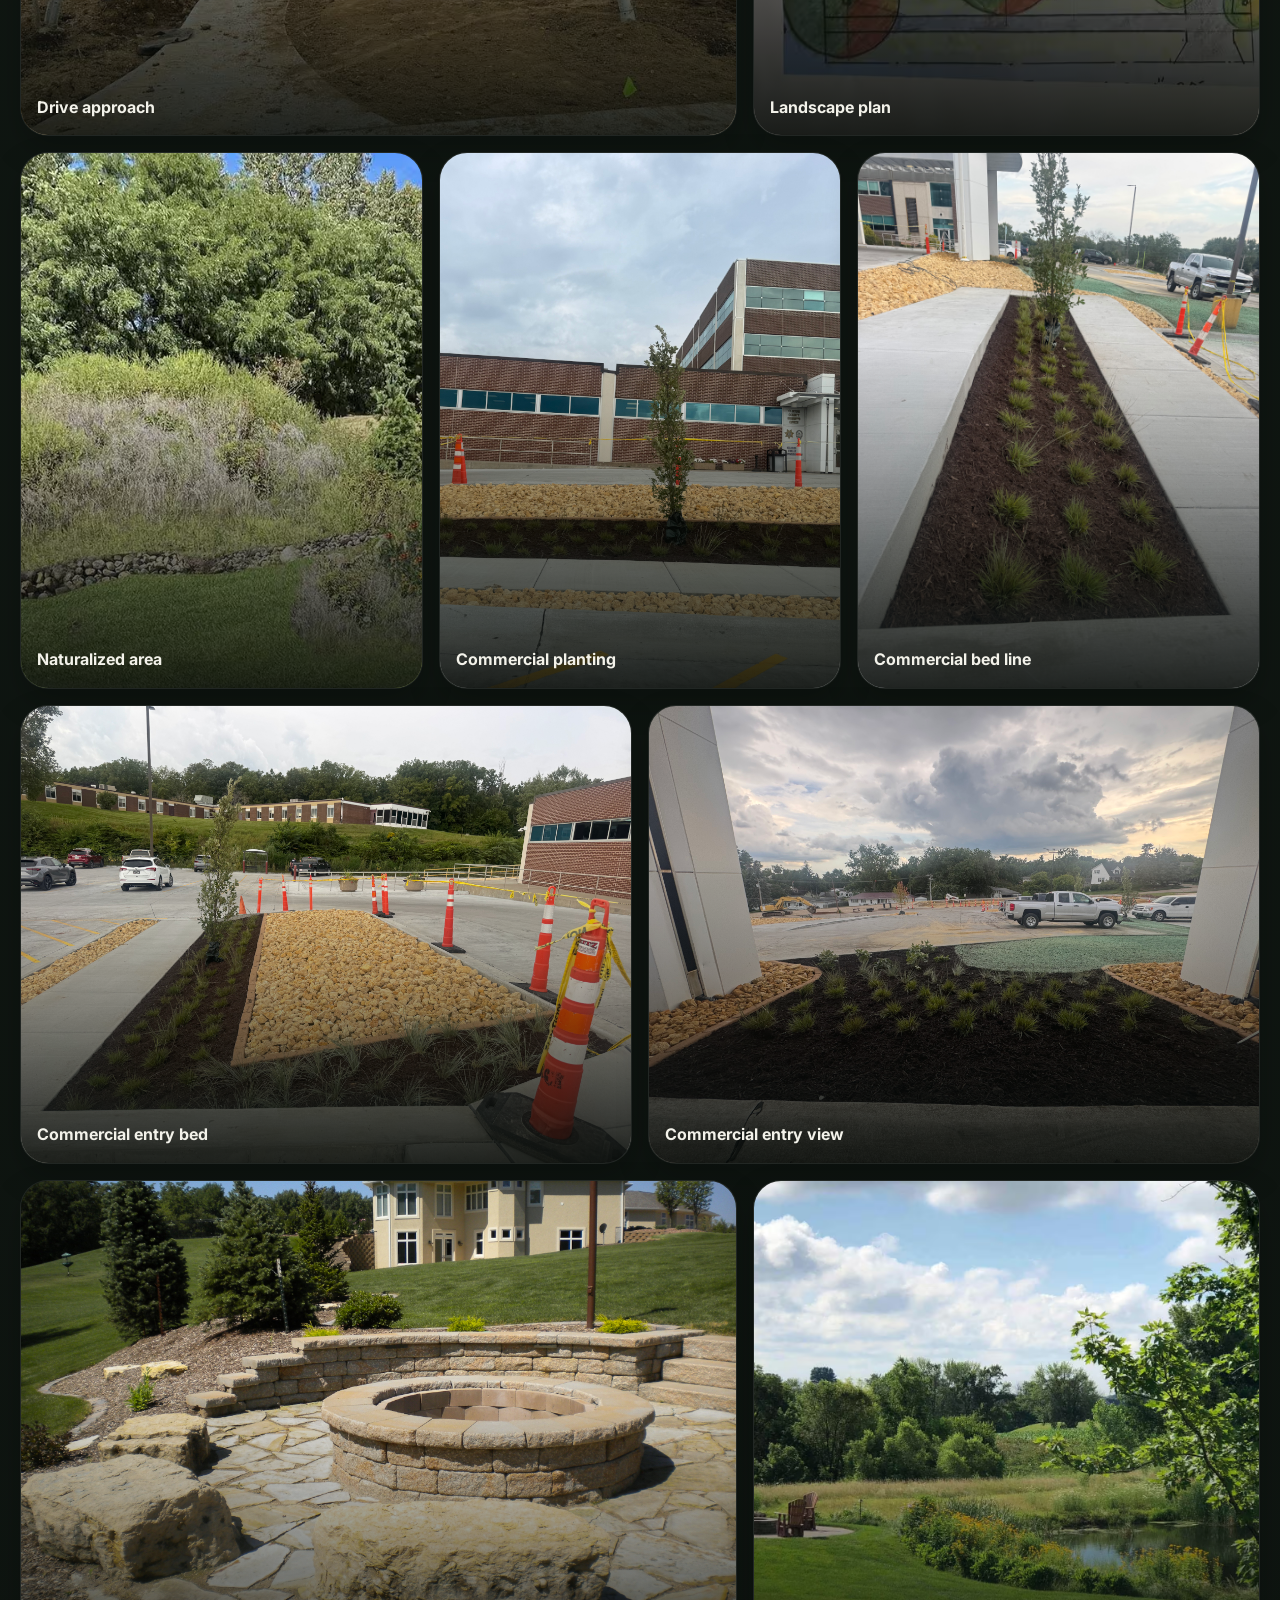
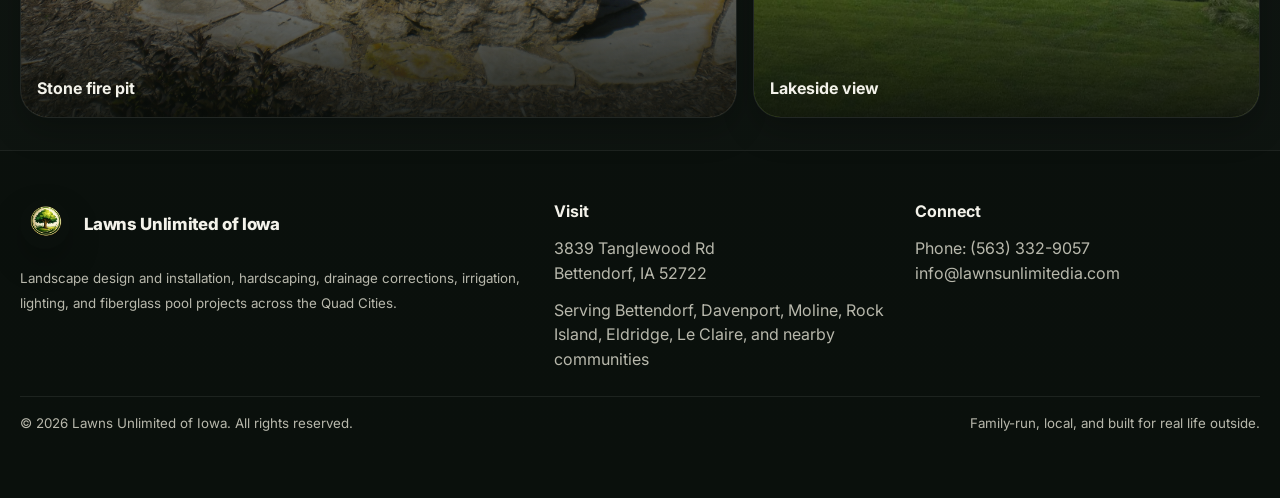
<file: gallery.html>
<!DOCTYPE html>
<html lang="en">
<head>
  <meta charset="UTF-8" />
  <meta name="viewport" content="width=device-width, initial-scale=1.0" />
  <meta http-equiv="X-UA-Compatible" content="IE=edge" />
  <meta name="theme-color" content="#16261C" />
  <link rel="icon" type="image/png" href="assets/icons/favicon.png" />
  <link rel="manifest" href="manifest.webmanifest" />
  <link rel="preconnect" href="https://fonts.googleapis.com">
  <link rel="preconnect" href="https://fonts.gstatic.com" crossorigin>
  <link href="https://fonts.googleapis.com/css2?family=Inter:wght@400;500;600;700;800;900&display=swap" rel="stylesheet">
  <link rel="stylesheet" href="assets/css/styles.css" />
  <title>Project Gallery | Lawns Unlimited of Iowa</title>
  <meta name="description" content="Browse a gallery of landscape, hardscape, drainage, pool, and commercial projects completed by Lawns Unlimited of Iowa across the Quad Cities." />
  <meta name="keywords" content="landscape gallery Bettendorf, hardscape project gallery Quad Cities, pool landscaping photos Iowa" />
  <link rel="canonical" href="https://www.lawnsunlimitedia.com/gallery.html" />
  <meta property="og:title" content="Project Gallery | Lawns Unlimited of Iowa" />
  <meta property="og:description" content="Browse a gallery of landscape, hardscape, drainage, pool, and commercial projects completed by Lawns Unlimited of Iowa across the Quad Cities." />
  <meta property="og:type" content="website" />
  <meta property="og:image" content="assets/img/gallery-custom/24.avif" />
  <script type="application/ld+json">
{{
  "@context": "https://schema.org",
  "@type": "LandscapeDesigner",
  "name": "Lawns Unlimited of Iowa, Inc.",
  "url": "https://www.lawnsunlimitedia.com/",
  "telephone": "+1-563-332-9057",
  "email": "info@lawnsunlimitedia.com",
  "image": "https://www.lawnsunlimitedia.com/assets/icons/favicon-512.png",
  "address": {{
    "@type": "PostalAddress",
    "streetAddress": "3839 Tanglewood Rd",
    "addressLocality": "Bettendorf",
    "addressRegion": "IA",
    "postalCode": "52722",
    "addressCountry": "US"
  }},
  "areaServed": ["Bettendorf", "Davenport", "Moline", "Rock Island", "Eldridge", "Le Claire", "Quad Cities"],
  "description": "Family-owned landscaping company serving the Quad Cities with landscape design, hardscaping, drainage work, irrigation, lighting, and fiberglass pools.",
  "foundingDate": "1980"
}}
</script>
</head>
<body>
<header class="site-header">
  <div class="container navbar">
    <a class="brand" href="index.html" aria-label="Lawns Unlimited home">
      <img src="assets/icons/logo-tree.png" alt="Lawns Unlimited tree logo" />
      <div>
        <span class="name">Lawns Unlimited of Iowa</span>
        <span class="sub">Landscaping, hardscape, drainage & fiberglass pools</span>
      </div>
    </a>
    <button class="btn secondary menu-toggle" data-menu-toggle type="button" aria-label="Open menu">Menu</button>
    <nav class="nav-links" aria-label="Primary navigation">
      <a class="" href="index.html">Home</a>
      <a class="" href="services.html">Services</a>
      <a class="" href="pools.html">Pools</a>
      <a class="active" href="gallery.html">Gallery</a>
      <a class="" href="about.html">About</a>
      <a class="" href="meet-the-family.html">Meet the Family</a>
      <a class="" href="contact.html">Contact</a>
    </nav>
    <div class="nav-cta">
      <a class="phone-pill" href="tel:15633329057">(563) 332-9057</a>
      <a class="btn primary" href="contact.html">Request a Quote</a>
    </div>
  </div>
</header>
<main>
<section class="page-hero page-hero-photo">
  <div class="page-hero-bg"><img src="assets/img/gallery-custom/24.avif" alt="Landscape project gallery hero" /></div>
  <div class="container page-hero-inner">
    <div class="breadcrumbs">Home / Gallery</div>
        <h1 class="title">A look at the kind of spaces we help homeowners build.</h1>
    <p class="lead">Landscape, hardscape, drainage, pool, and commercial work from real projects.</p>
  </div>
</section>

<section class="section tight">
  <div class="container gallery-grid">
    <article class="gallery-card span-7 reveal"><img src="assets/img/gallery-custom/01.avif" alt="Retaining wall" /><div class="overlay"></div><div class="caption"><div><strong>Retaining wall</strong></div></div></article>
    <article class="gallery-card span-5 reveal"><img src="assets/img/gallery-custom/02.avif" alt="Reflective pool" /><div class="overlay"></div><div class="caption"><div><strong>Reflective pool</strong></div></div></article>
    <article class="gallery-card span-4 reveal"><img src="assets/img/gallery-custom/03.avif" alt="Front entry planting" /><div class="overlay"></div><div class="caption"><div><strong>Front entry planting</strong></div></div></article>
    <article class="gallery-card span-4 reveal"><img src="assets/img/gallery-custom/04.avif" alt="New home landscape" /><div class="overlay"></div><div class="caption"><div><strong>New home landscape</strong></div></div></article>
    <article class="gallery-card span-4 reveal"><img src="assets/img/gallery-custom/05.avif" alt="Stone wall" /><div class="overlay"></div><div class="caption"><div><strong>Stone wall</strong></div></div></article>
    <article class="gallery-card span-6 reveal"><img src="assets/img/gallery-custom/06.avif" alt="Front lawn" /><div class="overlay"></div><div class="caption"><div><strong>Front lawn</strong></div></div></article>
    <article class="gallery-card span-6 reveal"><img src="assets/img/gallery-custom/07.avif" alt="Foundation landscape" /><div class="overlay"></div><div class="caption"><div><strong>Foundation landscape</strong></div></div></article>
    <article class="gallery-card span-7 reveal"><img src="assets/img/gallery-custom/08.avif" alt="Curb appeal" /><div class="overlay"></div><div class="caption"><div><strong>Curb appeal</strong></div></div></article>
    <article class="gallery-card span-5 reveal"><img src="assets/img/gallery-custom/09.avif" alt="Front landscape detail" /><div class="overlay"></div><div class="caption"><div><strong>Front landscape detail</strong></div></div></article>
    <article class="gallery-card span-4 reveal"><img src="assets/img/gallery-custom/10.avif" alt="Pool installation" /><div class="overlay"></div><div class="caption"><div><strong>Pool installation</strong></div></div></article>
    <article class="gallery-card span-4 reveal"><img src="assets/img/gallery-custom/11.avif" alt="Garden path" /><div class="overlay"></div><div class="caption"><div><strong>Garden path</strong></div></div></article>
    <article class="gallery-card span-4 reveal"><img src="assets/img/gallery-custom/12.avif" alt="Grid walkway" /><div class="overlay"></div><div class="caption"><div><strong>Grid walkway</strong></div></div></article>
    <article class="gallery-card span-6 reveal"><img src="assets/img/gallery-custom/13.avif" alt="Retaining wall build" /><div class="overlay"></div><div class="caption"><div><strong>Retaining wall build</strong></div></div></article>
    <article class="gallery-card span-6 reveal"><img src="assets/img/gallery-custom/17.avif" alt="Foundation planting" /><div class="overlay"></div><div class="caption"><div><strong>Foundation planting</strong></div></div></article>
    <article class="gallery-card span-7 reveal"><img src="assets/img/gallery-custom/18.avif" alt="Front entry bed" /><div class="overlay"></div><div class="caption"><div><strong>Front entry bed</strong></div></div></article>
    <article class="gallery-card span-5 reveal"><img src="assets/img/gallery-custom/19.avif" alt="Fire pit area" /><div class="overlay"></div><div class="caption"><div><strong>Fire pit area</strong></div></div></article>
    <article class="gallery-card span-4 reveal"><img src="assets/img/gallery-custom/20.avif" alt="Site work" /><div class="overlay"></div><div class="caption"><div><strong>Site work</strong></div></div></article>
    <article class="gallery-card span-4 reveal"><img src="assets/img/gallery-custom/21.avif" alt="Patio seating" /><div class="overlay"></div><div class="caption"><div><strong>Patio seating</strong></div></div></article>
    <article class="gallery-card span-4 reveal"><img src="assets/img/gallery-custom/22.avif" alt="Young trees" /><div class="overlay"></div><div class="caption"><div><strong>Young trees</strong></div></div></article>
    <article class="gallery-card span-6 reveal"><img src="assets/img/gallery-custom/23.avif" alt="New planting bed" /><div class="overlay"></div><div class="caption"><div><strong>New planting bed</strong></div></div></article>
    <article class="gallery-card span-6 reveal"><img src="assets/img/gallery-custom/24.avif" alt="Front-yard landscape" /><div class="overlay"></div><div class="caption"><div><strong>Front-yard landscape</strong></div></div></article>
    <article class="gallery-card span-7 reveal"><img src="assets/img/gallery-custom/25.avif" alt="Drive approach" /><div class="overlay"></div><div class="caption"><div><strong>Drive approach</strong></div></div></article>
    <article class="gallery-card span-5 reveal"><img src="assets/img/gallery-custom/26.avif" alt="Landscape plan" /><div class="overlay"></div><div class="caption"><div><strong>Landscape plan</strong></div></div></article>
    <article class="gallery-card span-4 reveal"><img src="assets/img/gallery-custom/27.avif" alt="Naturalized area" /><div class="overlay"></div><div class="caption"><div><strong>Naturalized area</strong></div></div></article>
    <article class="gallery-card span-4 reveal"><img src="assets/img/gallery-custom/29.jpg" alt="Commercial planting" /><div class="overlay"></div><div class="caption"><div><strong>Commercial planting</strong></div></div></article>
    <article class="gallery-card span-4 reveal"><img src="assets/img/gallery-custom/30.jpg" alt="Commercial bed line" /><div class="overlay"></div><div class="caption"><div><strong>Commercial bed line</strong></div></div></article>
    <article class="gallery-card span-6 reveal"><img src="assets/img/gallery-custom/31.jpg" alt="Commercial entry bed" /><div class="overlay"></div><div class="caption"><div><strong>Commercial entry bed</strong></div></div></article>
    <article class="gallery-card span-6 reveal"><img src="assets/img/gallery-custom/32.jpg" alt="Commercial entry view" /><div class="overlay"></div><div class="caption"><div><strong>Commercial entry view</strong></div></div></article>
    <article class="gallery-card span-7 reveal"><img src="assets/img/gallery-custom/33.jpg" alt="Stone fire pit" /><div class="overlay"></div><div class="caption"><div><strong>Stone fire pit</strong></div></div></article>
    <article class="gallery-card span-5 reveal"><img src="assets/img/gallery-custom/lake.avif" alt="Lakeside view" /><div class="overlay"></div><div class="caption"><div><strong>Lakeside view</strong></div></div></article>
  </div>
</section>
</main>
<footer class="footer">
  <div class="container footer-grid">
    <div>
      <div class="brand brand-footer" style="margin-bottom:1rem;">
        <img src="assets/icons/logo-tree.png" alt="Lawns Unlimited logo" />
        <div>
          <span class="name">Lawns Unlimited of Iowa</span>
          <span class="sub">Family-owned since 1980</span>
        </div>
      </div>
      <small>Landscape design and installation, hardscaping, drainage corrections, irrigation, lighting, and fiberglass pool projects across the Quad Cities.</small>
    </div>
    <div>
      <strong>Visit</strong>
      <div class="muted" style="margin-top:.75rem;">3839 Tanglewood Rd<br/>Bettendorf, IA 52722</div>
      <div class="muted" style="margin-top:.75rem;">Serving Bettendorf, Davenport, Moline, Rock Island, Eldridge, Le Claire, and nearby communities</div>
    </div>
    <div>
      <strong>Connect</strong>
      <div class="muted" style="margin-top:.75rem;">Phone: <a href="tel:15633329057">(563) 332-9057</a></div>
      <div class="muted"><a href="mailto:info@lawnsunlimitedia.com">info@lawnsunlimitedia.com</a></div>
    </div>
  </div>
  <div class="container footer-meta">
    <small>© <span data-year></span> Lawns Unlimited of Iowa. All rights reserved.</small>
    <small>Family-run, local, and built for real life outside.</small>
  </div>
</footer>
<script src="assets/js/main.js"></script>
</body>
</html>
</file>
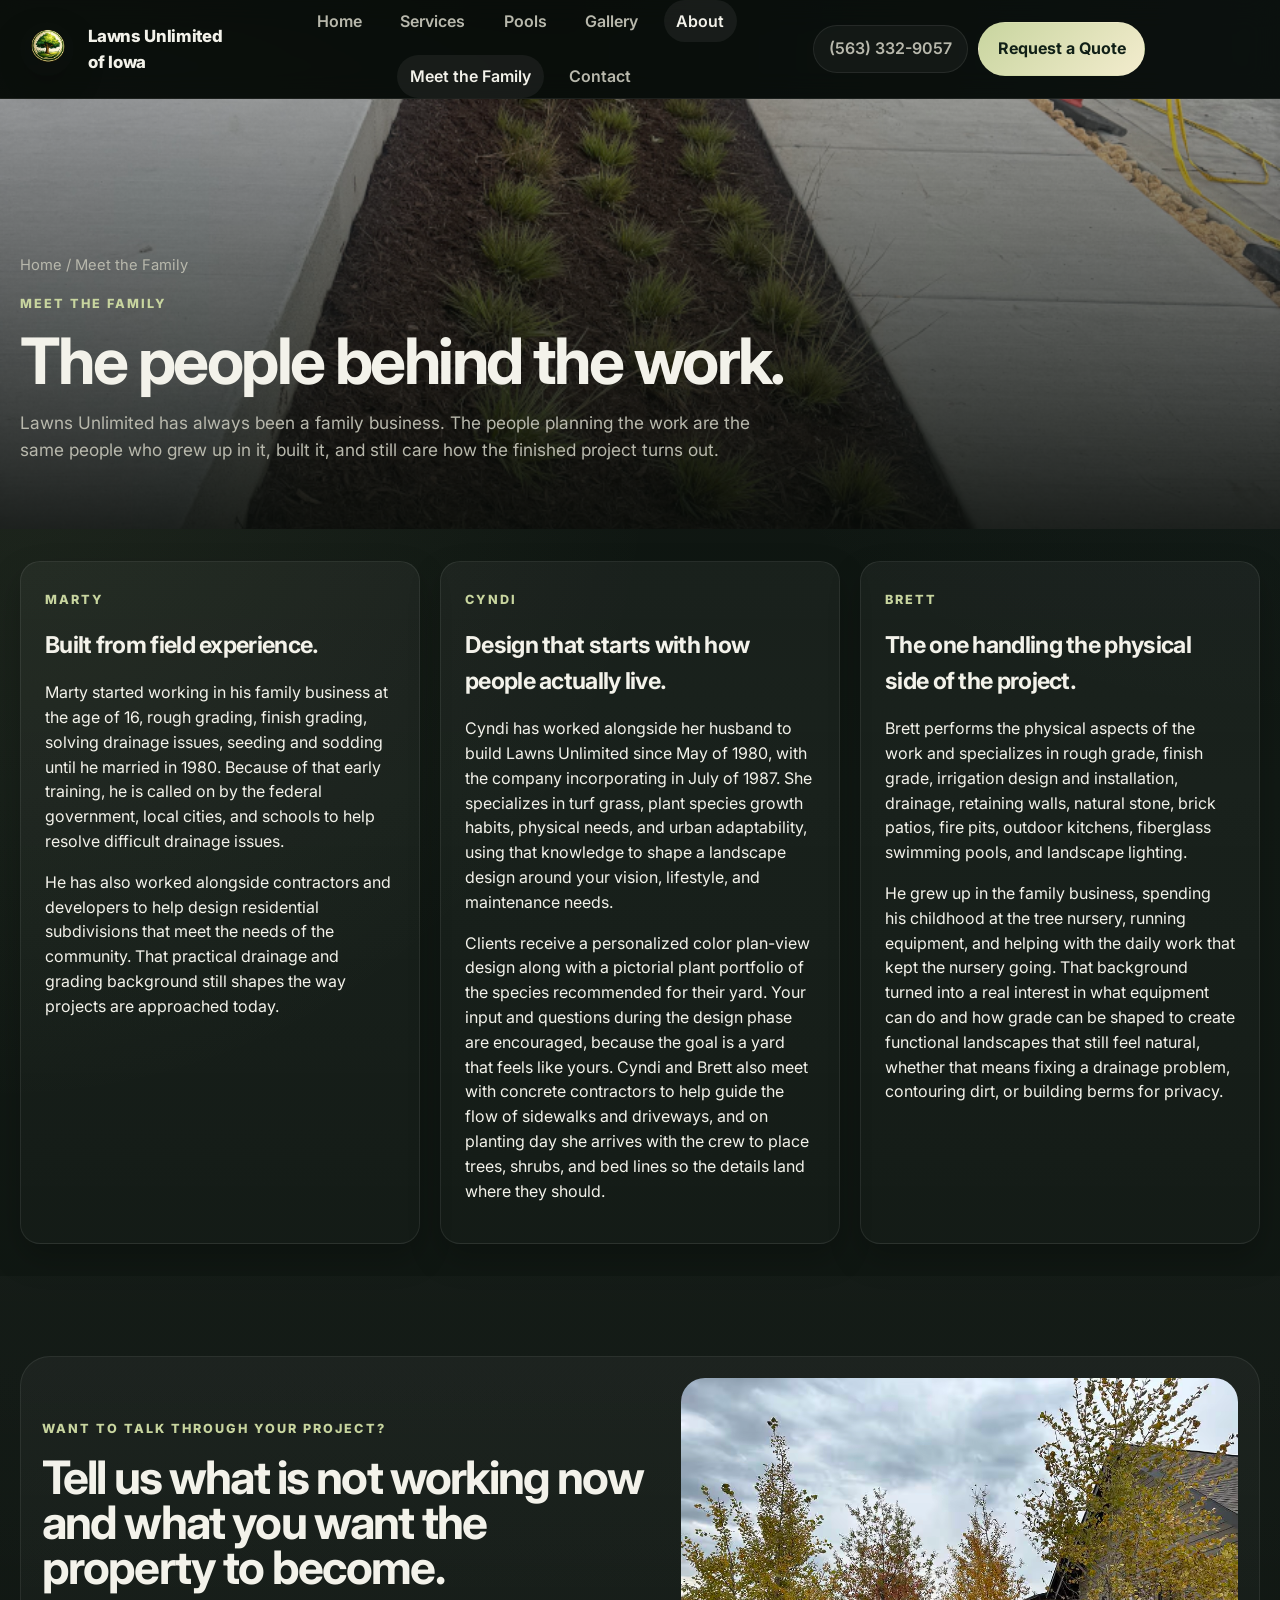
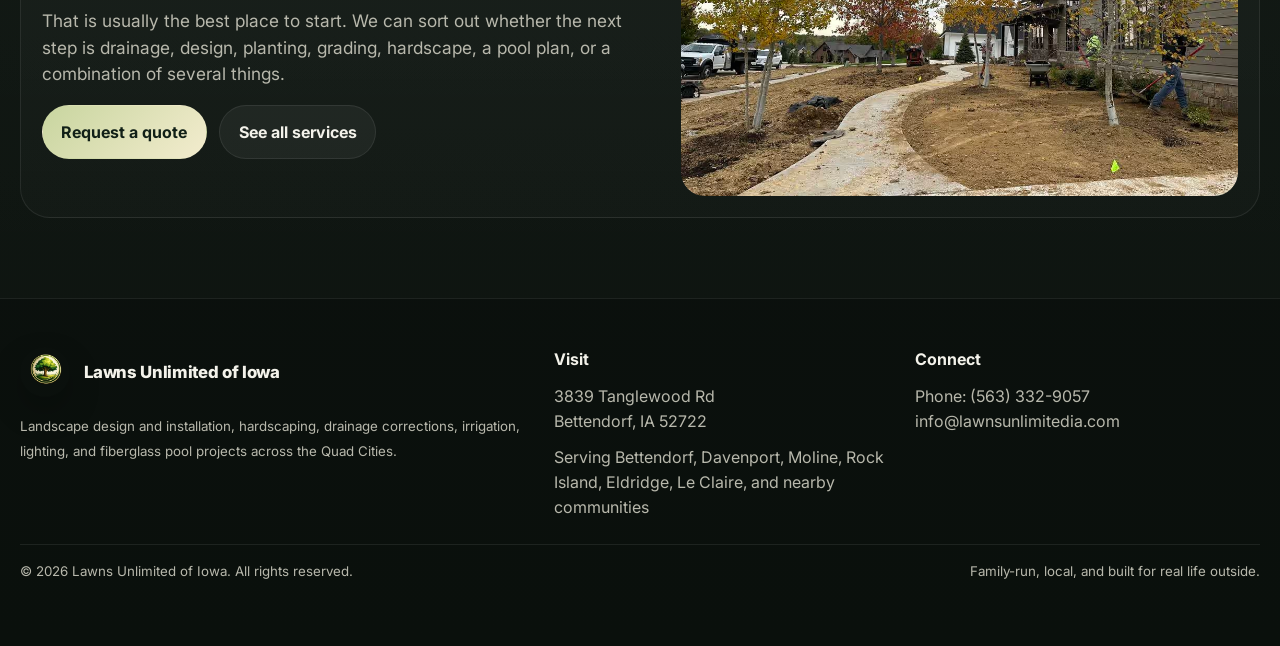
<file: meet-the-family.html>
<!DOCTYPE html>
<html lang="en">
<head>
  <meta charset="UTF-8" />
  <meta name="viewport" content="width=device-width, initial-scale=1.0" />
  <meta http-equiv="X-UA-Compatible" content="IE=edge" />
  <meta name="theme-color" content="#16261C" />
  <link rel="icon" type="image/png" href="assets/icons/favicon.png" />
  <link rel="manifest" href="manifest.webmanifest" />
  <link rel="preconnect" href="https://fonts.googleapis.com">
  <link rel="preconnect" href="https://fonts.gstatic.com" crossorigin>
  <link href="https://fonts.googleapis.com/css2?family=Inter:wght@400;500;600;700;800;900&display=swap" rel="stylesheet">
  <link rel="stylesheet" href="assets/css/styles.css" />
  <title>Meet the Family | Lawns Unlimited of Iowa</title>
  <meta name="description" content="Meet the family behind Lawns Unlimited of Iowa and learn how Marty, Cyndi, and Brett each shape the work from drainage and grading to design, planting, pools, and outdoor living projects." />
  <meta name="keywords" content="about Lawns Unlimited Iowa, family-owned landscaping Bettendorf, Quad Cities landscaper since 1980" />
  <link rel="canonical" href="https://www.lawnsunlimitedia.com/meet-the-family.html" />
  <meta property="og:title" content="Meet the Family | Lawns Unlimited of Iowa" />
  <meta property="og:description" content="Meet the family behind Lawns Unlimited of Iowa and learn how Marty, Cyndi, and Brett each shape the work from drainage and grading to design, planting, pools, and outdoor living projects." />
  <meta property="og:type" content="website" />
  <meta property="og:image" content="assets/img/gallery-custom/30.jpg" />
  <script type="application/ld+json">
{{
  "@context": "https://schema.org",
  "@type": "LandscapeDesigner",
  "name": "Lawns Unlimited of Iowa, Inc.",
  "url": "https://www.lawnsunlimitedia.com/",
  "telephone": "+1-563-332-9057",
  "email": "info@lawnsunlimitedia.com",
  "image": "https://www.lawnsunlimitedia.com/assets/icons/favicon-512.png",
  "address": {{
    "@type": "PostalAddress",
    "streetAddress": "3839 Tanglewood Rd",
    "addressLocality": "Bettendorf",
    "addressRegion": "IA",
    "postalCode": "52722",
    "addressCountry": "US"
  }},
  "areaServed": ["Bettendorf", "Davenport", "Moline", "Rock Island", "Eldridge", "Le Claire", "Quad Cities"],
  "description": "Family-owned landscaping company serving the Quad Cities with landscape design, hardscaping, drainage work, irrigation, lighting, and fiberglass pools.",
  "foundingDate": "1980"
}}
</script>
</head>
<body>
<header class="site-header">
  <div class="container navbar">
    <a class="brand" href="index.html" aria-label="Lawns Unlimited home">
      <img src="assets/icons/logo-tree.png" alt="Lawns Unlimited tree logo" />
      <div>
        <span class="name">Lawns Unlimited of Iowa</span>
        <span class="sub">Landscaping, hardscape, drainage & fiberglass pools</span>
      </div>
    </a>
    <button class="btn secondary menu-toggle" data-menu-toggle type="button" aria-label="Open menu">Menu</button>
    <nav class="nav-links" aria-label="Primary navigation">
      <a class="" href="index.html">Home</a>
      <a class="" href="services.html">Services</a>
      <a class="" href="pools.html">Pools</a>
      <a class="" href="gallery.html">Gallery</a>
      <a class="active" href="about.html">About</a>
      <a class="active" href="meet-the-family.html">Meet the Family</a>
      <a class="" href="contact.html">Contact</a>
    </nav>
    <div class="nav-cta">
      <a class="phone-pill" href="tel:15633329057">(563) 332-9057</a>
      <a class="btn primary" href="contact.html">Request a Quote</a>
    </div>
  </div>
</header>
<main>
<section class="page-hero page-hero-photo">
  <div class="page-hero-bg"><img src="assets/img/gallery-custom/30.jpg" alt="Lawns Unlimited family and project work" /></div>
  <div class="container page-hero-inner">
    <div class="breadcrumbs">Home / Meet the Family</div>
    <div class="eyebrow">Meet the family</div>
    <h1 class="title">The people behind the work.</h1>
    <p class="lead">Lawns Unlimited has always been a family business. The people planning the work are the same people who grew up in it, built it, and still care how the finished project turns out.</p>
  </div>
</section>


<section class="section tight">
  <div class="container family-grid">
    <article class="family-card reveal">
      <div class="eyebrow">Marty</div>
      <h2>Built from field experience.</h2>
      <p>Marty started working in his family business at the age of 16, rough grading, finish grading, solving drainage issues, seeding and sodding until he married in 1980. Because of that early training, he is called on by the federal government, local cities, and schools to help resolve difficult drainage issues.</p>
      <p>He has also worked alongside contractors and developers to help design residential subdivisions that meet the needs of the community. That practical drainage and grading background still shapes the way projects are approached today.</p>
    </article>

    <article class="family-card reveal">
      <div class="eyebrow">Cyndi</div>
      <h2>Design that starts with how people actually live.</h2>
      <p>Cyndi has worked alongside her husband to build Lawns Unlimited since May of 1980, with the company incorporating in July of 1987. She specializes in turf grass, plant species growth habits, physical needs, and urban adaptability, using that knowledge to shape a landscape design around your vision, lifestyle, and maintenance needs.</p>
      <p>Clients receive a personalized color plan-view design along with a pictorial plant portfolio of the species recommended for their yard. Your input and questions during the design phase are encouraged, because the goal is a yard that feels like yours. Cyndi and Brett also meet with concrete contractors to help guide the flow of sidewalks and driveways, and on planting day she arrives with the crew to place trees, shrubs, and bed lines so the details land where they should.</p>
    </article>

    <article class="family-card reveal">
      <div class="eyebrow">Brett</div>
      <h2>The one handling the physical side of the project.</h2>
      <p>Brett performs the physical aspects of the work and specializes in rough grade, finish grade, irrigation design and installation, drainage, retaining walls, natural stone, brick patios, fire pits, outdoor kitchens, fiberglass swimming pools, and landscape lighting.</p>
      <p>He grew up in the family business, spending his childhood at the tree nursery, running equipment, and helping with the daily work that kept the nursery going. That background turned into a real interest in what equipment can do and how grade can be shaped to create functional landscapes that still feel natural, whether that means fixing a drainage problem, contouring dirt, or building berms for privacy.</p>
    </article>
  </div>
</section>

<section class="section section-soft">
  <div class="container feature-rail reveal">
    <div class="feature-rail-copy">
      <div class="eyebrow">Want to talk through your project?</div>
      <h2 class="title section-title">Tell us what is not working now and what you want the property to become.</h2>
      <p class="lead">That is usually the best place to start. We can sort out whether the next step is drainage, design, planting, grading, hardscape, a pool plan, or a combination of several things.</p>
      <div class="btns">
        <a class="btn primary" href="contact.html">Request a quote</a>
        <a class="btn secondary" href="services.html">See all services</a>
      </div>
    </div>
    <div class="feature-rail-media"><img src="assets/img/gallery-custom/25.avif" alt="Front yard landscape project" /></div>
  </div>
</section>
</main>
<footer class="footer">
  <div class="container footer-grid">
    <div>
      <div class="brand brand-footer" style="margin-bottom:1rem;">
        <img src="assets/icons/logo-tree.png" alt="Lawns Unlimited logo" />
        <div>
          <span class="name">Lawns Unlimited of Iowa</span>
          <span class="sub">Family-owned since 1980</span>
        </div>
      </div>
      <small>Landscape design and installation, hardscaping, drainage corrections, irrigation, lighting, and fiberglass pool projects across the Quad Cities.</small>
    </div>
    <div>
      <strong>Visit</strong>
      <div class="muted" style="margin-top:.75rem;">3839 Tanglewood Rd<br/>Bettendorf, IA 52722</div>
      <div class="muted" style="margin-top:.75rem;">Serving Bettendorf, Davenport, Moline, Rock Island, Eldridge, Le Claire, and nearby communities</div>
    </div>
    <div>
      <strong>Connect</strong>
      <div class="muted" style="margin-top:.75rem;">Phone: <a href="tel:15633329057">(563) 332-9057</a></div>
      <div class="muted"><a href="mailto:info@lawnsunlimitedia.com">info@lawnsunlimitedia.com</a></div>
    </div>
  </div>
  <div class="container footer-meta">
    <small>© <span data-year></span> Lawns Unlimited of Iowa. All rights reserved.</small>
    <small>Family-run, local, and built for real life outside.</small>
  </div>
</footer>
<script src="assets/js/main.js"></script>
</body>
</html>
</file>
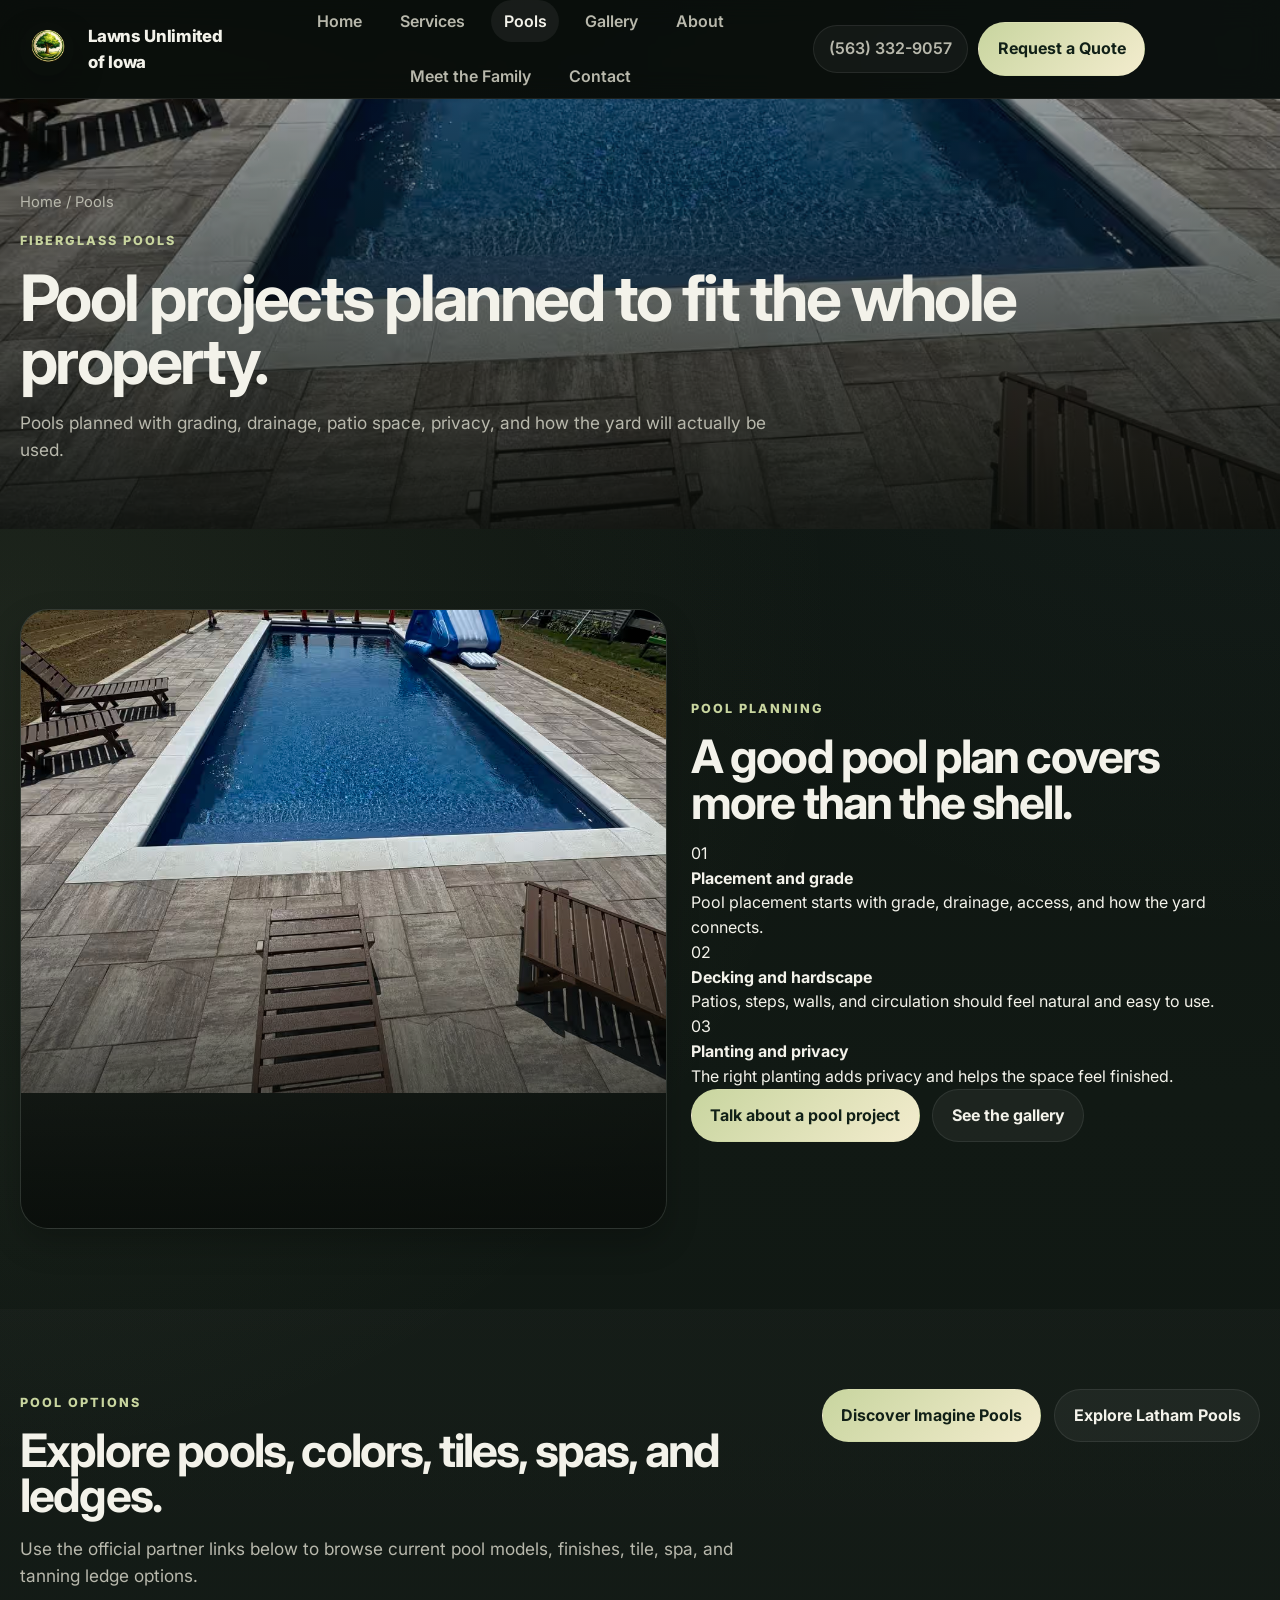
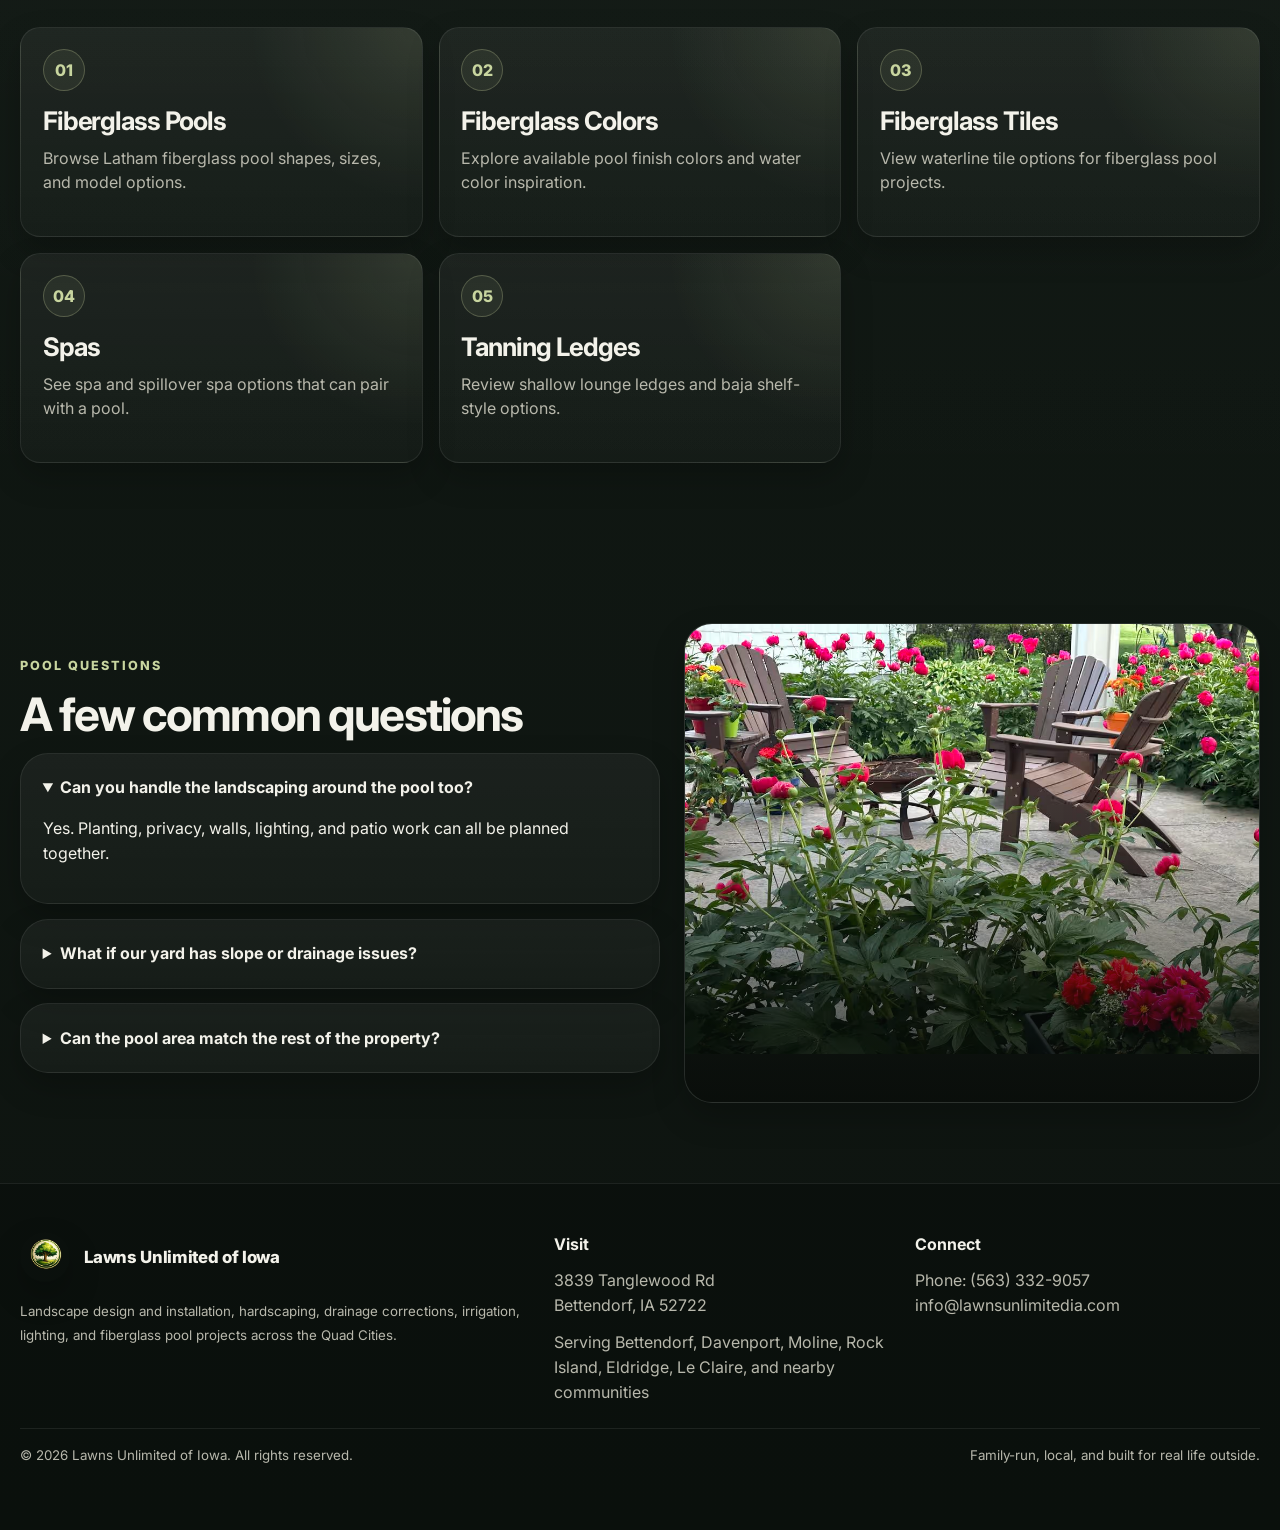
<file: pools.html>
<!DOCTYPE html>

<html lang="en">
<head>
<meta charset="utf-8"/>
<meta content="width=device-width, initial-scale=1.0" name="viewport"/>
<meta content="IE=edge" http-equiv="X-UA-Compatible"/>
<meta content="#16261C" name="theme-color"/>
<link href="assets/icons/favicon.png" rel="icon" type="image/png"/>
<link href="manifest.webmanifest" rel="manifest"/>
<link href="https://fonts.googleapis.com" rel="preconnect"/>
<link crossorigin="" href="https://fonts.gstatic.com" rel="preconnect"/>
<link href="https://fonts.googleapis.com/css2?family=Inter:wght@400;500;600;700;800;900&amp;display=swap" rel="stylesheet"/>
<link href="assets/css/styles.css" rel="stylesheet"/>
<title>Fiberglass Pool Installation | Lawns Unlimited of Iowa</title>
<meta content="Fiberglass pool installation in Bettendorf and across the Quad Cities, planned with surrounding hardscape, grading, drainage, privacy planting, and outdoor living features." name="description"/>
<meta content="fiberglass pools Bettendorf, pool installer Quad Cities, backyard pool landscaping, pool patio retaining wall contractor" name="keywords"/>
<link href="https://www.lawnsunlimitedia.com/pools.html" rel="canonical"/>
<meta content="Fiberglass Pool Installation | Lawns Unlimited of Iowa" property="og:title"/>
<meta content="Fiberglass pool installation in Bettendorf and across the Quad Cities, planned with surrounding hardscape, grading, drainage, privacy planting, and outdoor living features." property="og:description"/>
<meta content="website" property="og:type"/>
<meta content="assets/img/gallery-custom/10.avif" property="og:image"/>
<script type="application/ld+json">
{{
  "@context": "https://schema.org",
  "@type": "LandscapeDesigner",
  "name": "Lawns Unlimited of Iowa, Inc.",
  "url": "https://www.lawnsunlimitedia.com/",
  "telephone": "+1-563-332-9057",
  "email": "info@lawnsunlimitedia.com",
  "image": "https://www.lawnsunlimitedia.com/assets/icons/favicon-512.png",
  "address": {{
    "@type": "PostalAddress",
    "streetAddress": "3839 Tanglewood Rd",
    "addressLocality": "Bettendorf",
    "addressRegion": "IA",
    "postalCode": "52722",
    "addressCountry": "US"
  }},
  "areaServed": ["Bettendorf", "Davenport", "Moline", "Rock Island", "Eldridge", "Le Claire", "Quad Cities"],
  "description": "Family-owned landscaping company serving the Quad Cities with landscape design, hardscaping, drainage work, irrigation, lighting, and fiberglass pools.",
  "foundingDate": "1980"
}}
</script>
</head>
<body>
<header class="site-header">
<div class="container navbar">
<a aria-label="Lawns Unlimited home" class="brand" href="index.html">
<img alt="Lawns Unlimited tree logo" src="assets/icons/logo-tree.png"/>
<div>
<span class="name">Lawns Unlimited of Iowa</span>
<span class="sub">Landscaping, hardscape, drainage &amp; fiberglass pools</span>
</div>
</a>
<button aria-label="Open menu" class="btn secondary menu-toggle" data-menu-toggle="" type="button">Menu</button>
<nav aria-label="Primary navigation" class="nav-links">
<a class="" href="index.html">Home</a>
<a class="" href="services.html">Services</a>
<a class="active" href="pools.html">Pools</a>
<a class="" href="gallery.html">Gallery</a>
<a class="" href="about.html">About</a>
<a class="" href="meet-the-family.html">Meet the Family</a>
<a class="" href="contact.html">Contact</a>
</nav>
<div class="nav-cta">
<a class="phone-pill" href="tel:15633329057">(563) 332-9057</a>
<a class="btn primary" href="contact.html">Request a Quote</a>
</div>
</div>
</header>
<main>
<section class="page-hero page-hero-photo">
<div class="page-hero-bg"><img alt="Fiberglass pool installation" src="assets/img/gallery-custom/10.avif"/></div>
<div class="container page-hero-inner">
<div class="breadcrumbs">Home / Pools</div>
<div class="eyebrow">Fiberglass pools</div>
<h1 class="title">Pool projects planned to fit the whole property.</h1>
<p class="lead">Pools planned with grading, drainage, patio space, privacy, and how the yard will actually be used.</p>
</div>
</section>
<section class="section">
<div class="container split split-alt">
<div class="image-card tall reveal"><img alt="Backyard fiberglass pool with patio" src="assets/img/gallery-custom/10.avif"/><div class="overlay"></div></div>
<div class="reveal">
<div class="eyebrow">Pool planning</div>
<h2 class="title section-title">A good pool plan covers more than the shell.</h2>
<div class="checklist checklist-large">
<div><span class="icon">01</span><div><strong>Placement and grade</strong><br/>Pool placement starts with grade, drainage, access, and how the yard connects.</div></div>
<div><span class="icon">02</span><div><strong>Decking and hardscape</strong><br/>Patios, steps, walls, and circulation should feel natural and easy to use.</div></div>
<div><span class="icon">03</span><div><strong>Planting and privacy</strong><br/>The right planting adds privacy and helps the space feel finished.</div></div>
</div>
<div class="btns"><a class="btn primary" href="contact.html">Talk about a pool project</a><a class="btn secondary" href="gallery.html">See the gallery</a></div>
</div>
</div>
</section>
<section class="section section-soft pool-partners">
  <div class="container">
    <div class="section-heading reveal">
      <div>
        <div class="eyebrow">Pool options</div>
        <h2 class="title section-title">Explore pools, colors, tiles, spas, and ledges.</h2>
        <p class="lead">Use the official partner links below to browse current pool models, finishes, tile, spa, and tanning ledge options.</p>
      </div>
      <div class="btns">
        <a class="btn primary" href="https://imaginepools.com/" target="_blank" rel="noopener">Discover Imagine Pools</a>
        <a class="btn secondary" href="https://www.lathampool.com/fiberglass-pools/" target="_blank" rel="noopener">Explore Latham Pools</a>
      </div>
    </div>

    <div class="pool-option-grid reveal">
      <a class="pool-option-card" href="https://www.lathampool.com/fiberglass-pool-shapes/" target="_blank" rel="noopener">
        <span>01</span>
        <strong>Fiberglass Pools</strong>
        <p>Browse Latham fiberglass pool shapes, sizes, and model options.</p>
      </a>
      <a class="pool-option-card" href="https://www.lathampool.com/fiberglass-pool-colors/" target="_blank" rel="noopener">
        <span>02</span>
        <strong>Fiberglass Colors</strong>
        <p>Explore available pool finish colors and water color inspiration.</p>
      </a>
      <a class="pool-option-card" href="https://www.lathampool.com/fiberglass-pool-colors/" target="_blank" rel="noopener">
        <span>03</span>
        <strong>Fiberglass Tiles</strong>
        <p>View waterline tile options for fiberglass pool projects.</p>
      </a>
      <a class="pool-option-card" href="https://www.lathampool.com/fiberglass-and-vinyl-liner-pool-spas/" target="_blank" rel="noopener">
        <span>04</span>
        <strong>Spas</strong>
        <p>See spa and spillover spa options that can pair with a pool.</p>
      </a>
      <a class="pool-option-card" href="https://www.lathampool.com/tanning-ledge-options-for-fiberglass-and-vinyl-liner-pools/" target="_blank" rel="noopener">
        <span>05</span>
        <strong>Tanning Ledges</strong>
        <p>Review shallow lounge ledges and baja shelf-style options.</p>
      </a>
    </div>
  </div>
</section>
<section class="section">
<div class="container split">
<div class="reveal">
<div class="eyebrow">Pool questions</div>
<h2 class="title section-title">A few common questions</h2>
<div class="faq">
<details class="faq-item" open=""><summary>Can you handle the landscaping around the pool too?</summary><p>Yes. Planting, privacy, walls, lighting, and patio work can all be planned together.</p></details>
<details class="faq-item"><summary>What if our yard has slope or drainage issues?</summary><p>That is common. Grade changes and drainage work are often part of making the yard work well.</p></details>
<details class="faq-item"><summary>Can the pool area match the rest of the property?</summary><p>Yes. The pool area should feel like a natural extension of the home and landscape.</p></details>
</div>
</div>
<div class="image-card medium reveal"><img alt="Patio seating near planting" src="assets/img/gallery-custom/21.avif"/><div class="overlay"></div></div>
</div>
</section>
</main>
<footer class="footer">
<div class="container footer-grid">
<div>
<div class="brand brand-footer" style="margin-bottom:1rem;">
<img alt="Lawns Unlimited logo" src="assets/icons/logo-tree.png"/>
<div>
<span class="name">Lawns Unlimited of Iowa</span>
<span class="sub">Family-owned since 1980</span>
</div>
</div>
<small>Landscape design and installation, hardscaping, drainage corrections, irrigation, lighting, and fiberglass pool projects across the Quad Cities.</small>
</div>
<div>
<strong>Visit</strong>
<div class="muted" style="margin-top:.75rem;">3839 Tanglewood Rd<br/>Bettendorf, IA 52722</div>
<div class="muted" style="margin-top:.75rem;">Serving Bettendorf, Davenport, Moline, Rock Island, Eldridge, Le Claire, and nearby communities</div>
</div>
<div>
<strong>Connect</strong>
<div class="muted" style="margin-top:.75rem;">Phone: <a href="tel:15633329057">(563) 332-9057</a></div>
<div class="muted"><a href="mailto:info@lawnsunlimitedia.com">info@lawnsunlimitedia.com</a></div>
</div>
</div>
<div class="container footer-meta">
<small>© <span data-year=""></span> Lawns Unlimited of Iowa. All rights reserved.</small>
<small>Family-run, local, and built for real life outside.</small>
</div>
</footer>
<script src="assets/js/main.js"></script>
</body>
</html>
</file>
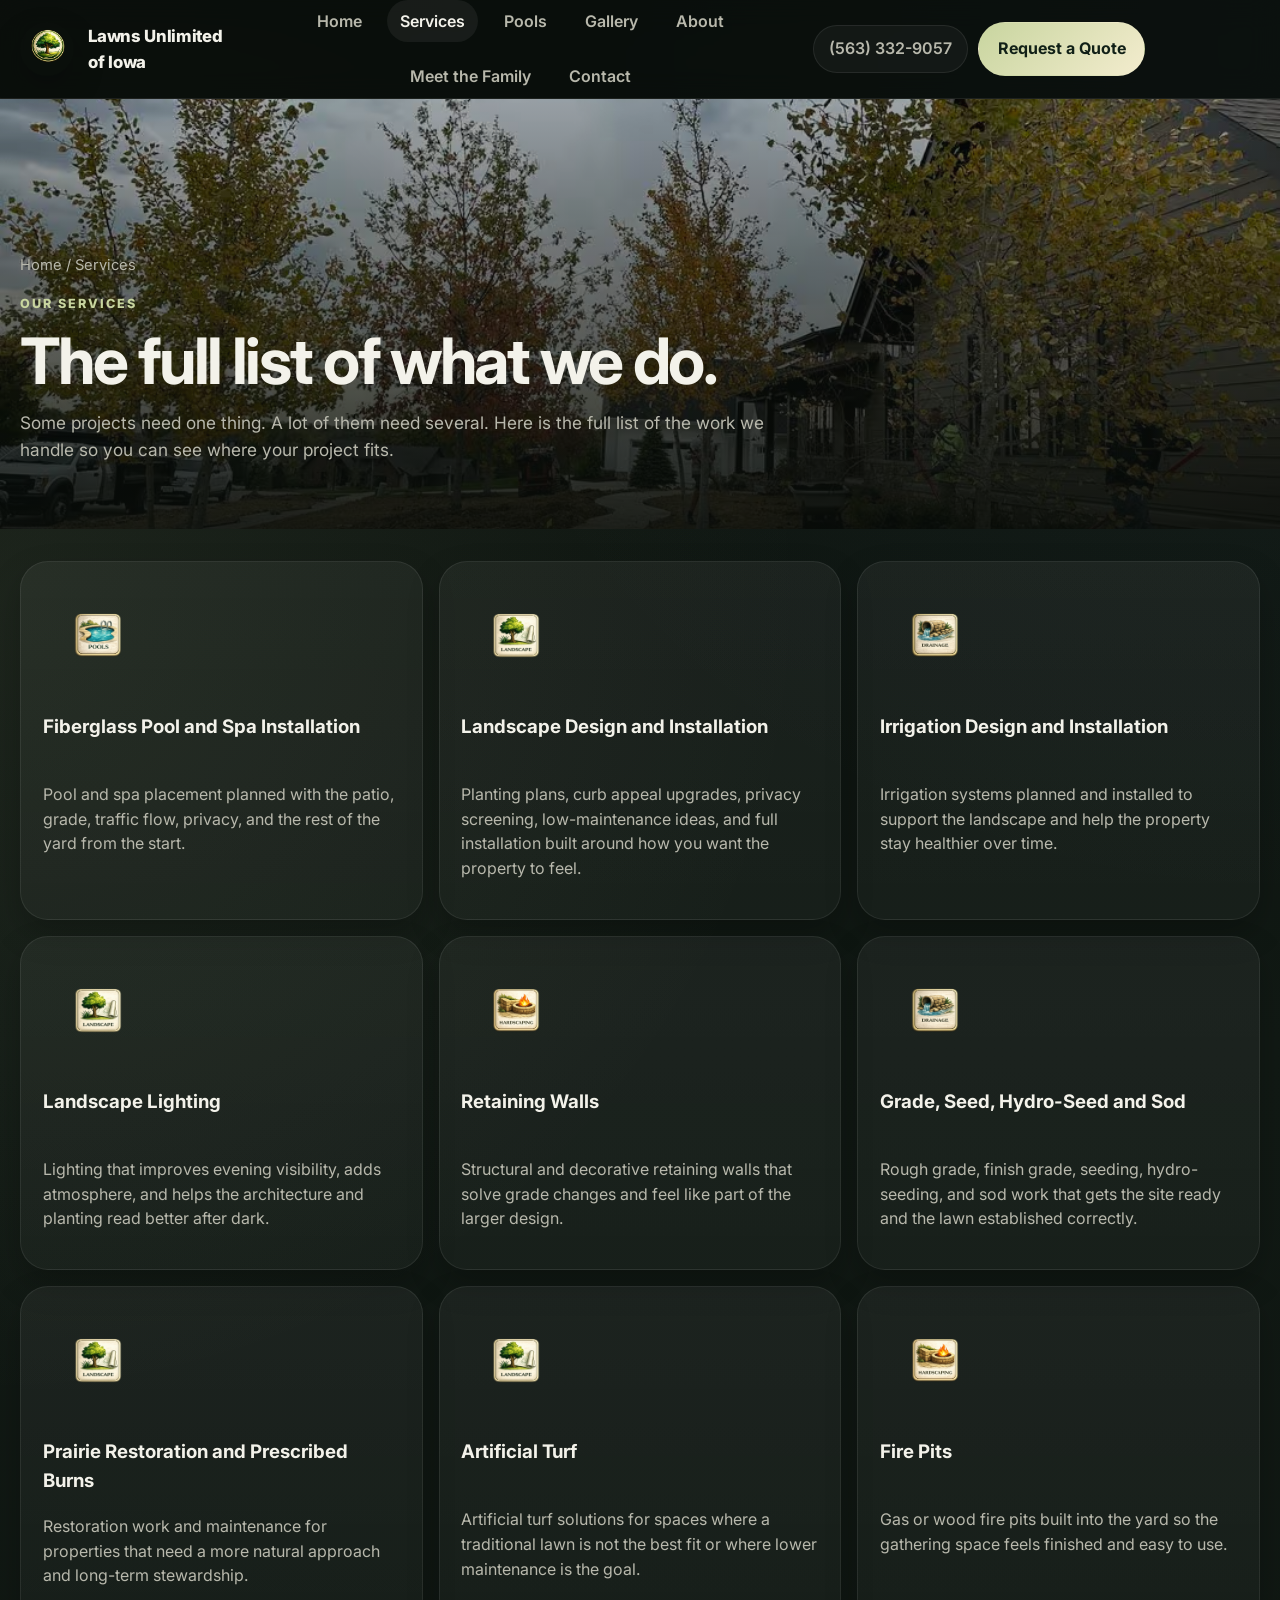
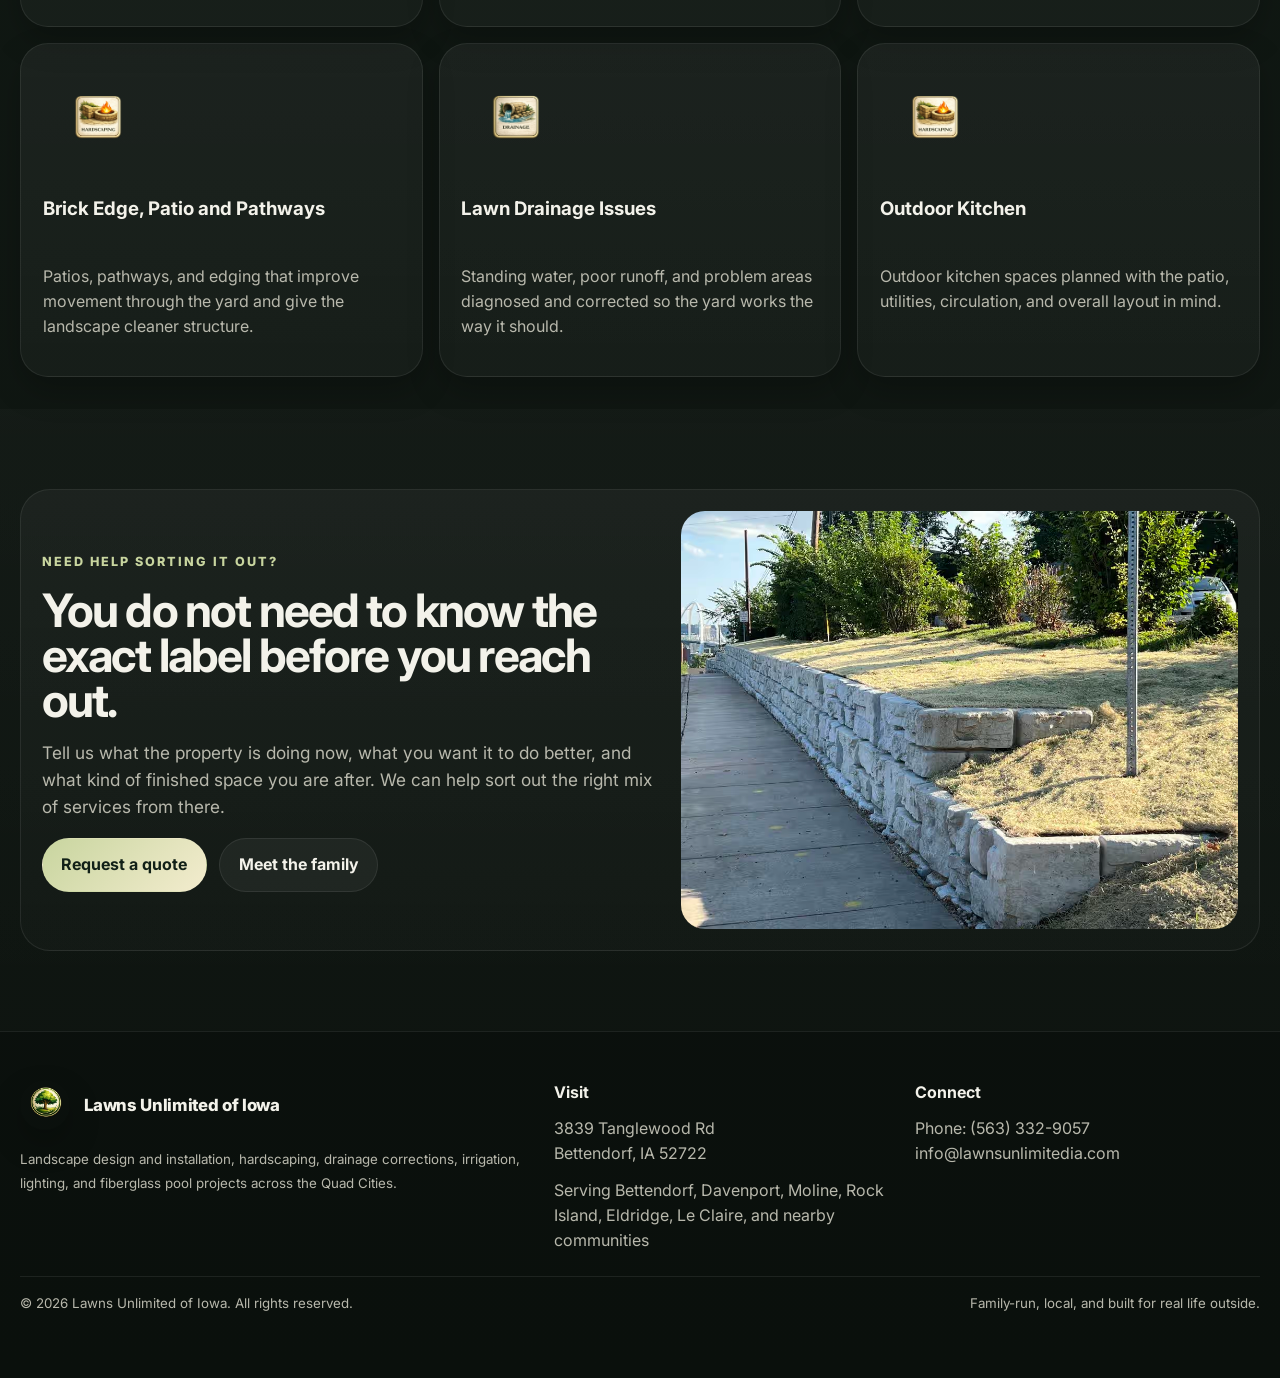
<file: services.html>
<!DOCTYPE html>
<html lang="en">
<head>
  <meta charset="UTF-8" />
  <meta name="viewport" content="width=device-width, initial-scale=1.0" />
  <meta http-equiv="X-UA-Compatible" content="IE=edge" />
  <meta name="theme-color" content="#16261C" />
  <link rel="icon" type="image/png" href="assets/icons/favicon.png" />
  <link rel="manifest" href="manifest.webmanifest" />
  <link rel="preconnect" href="https://fonts.googleapis.com">
  <link rel="preconnect" href="https://fonts.gstatic.com" crossorigin>
  <link href="https://fonts.googleapis.com/css2?family=Inter:wght@400;500;600;700;800;900&display=swap" rel="stylesheet">
  <link rel="stylesheet" href="assets/css/styles.css" />
  <title>Landscaping Services | Lawns Unlimited of Iowa</title>
  <meta name="description" content="See the full list of services from Lawns Unlimited of Iowa, including fiberglass pools and spas, landscape design and installation, irrigation, lighting, retaining walls, drainage, hydro-seeding, artificial turf, fire pits, patios, pathways, outdoor kitchens, and more." />
  <meta name="keywords" content="landscape design Bettendorf, retaining wall contractor Davenport, drainage contractor Quad Cities, patio installer Bettendorf, irrigation company Quad Cities" />
  <link rel="canonical" href="https://www.lawnsunlimitedia.com/services.html" />
  <meta property="og:title" content="Landscaping Services | Lawns Unlimited of Iowa" />
  <meta property="og:description" content="See the full list of services from Lawns Unlimited of Iowa, including fiberglass pools and spas, landscape design and installation, irrigation, lighting, retaining walls, drainage, hydro-seeding, artificial turf, fire pits, patios, pathways, outdoor kitchens, and more." />
  <meta property="og:type" content="website" />
  <meta property="og:image" content="assets/img/gallery-custom/07.avif" />
  <script type="application/ld+json">
{{
  "@context": "https://schema.org",
  "@type": "LandscapeDesigner",
  "name": "Lawns Unlimited of Iowa, Inc.",
  "url": "https://www.lawnsunlimitedia.com/",
  "telephone": "+1-563-332-9057",
  "email": "info@lawnsunlimitedia.com",
  "image": "https://www.lawnsunlimitedia.com/assets/icons/favicon-512.png",
  "address": {{
    "@type": "PostalAddress",
    "streetAddress": "3839 Tanglewood Rd",
    "addressLocality": "Bettendorf",
    "addressRegion": "IA",
    "postalCode": "52722",
    "addressCountry": "US"
  }},
  "areaServed": ["Bettendorf", "Davenport", "Moline", "Rock Island", "Eldridge", "Le Claire", "Quad Cities"],
  "description": "Family-owned landscaping company serving the Quad Cities with landscape design, hardscaping, drainage work, irrigation, lighting, and fiberglass pools.",
  "foundingDate": "1980"
}}
</script>
</head>
<body>
<header class="site-header">
  <div class="container navbar">
    <a class="brand" href="index.html" aria-label="Lawns Unlimited home">
      <img src="assets/icons/logo-tree.png" alt="Lawns Unlimited tree logo" />
      <div>
        <span class="name">Lawns Unlimited of Iowa</span>
        <span class="sub">Landscaping, hardscape, drainage & fiberglass pools</span>
      </div>
    </a>
    <button class="btn secondary menu-toggle" data-menu-toggle type="button" aria-label="Open menu">Menu</button>
    <nav class="nav-links" aria-label="Primary navigation">
      <a class="" href="index.html">Home</a>
      <a class="active" href="services.html">Services</a>
      <a class="" href="pools.html">Pools</a>
      <a class="" href="gallery.html">Gallery</a>
      <a class="" href="about.html">About</a>
      <a class="" href="meet-the-family.html">Meet the Family</a>
      <a class="" href="contact.html">Contact</a>
    </nav>
    <div class="nav-cta">
      <a class="phone-pill" href="tel:15633329057">(563) 332-9057</a>
      <a class="btn primary" href="contact.html">Request a Quote</a>
    </div>
  </div>
</header>
<main>
<section class="page-hero page-hero-photo">
  <div class="page-hero-bg"><img src="assets/img/gallery-custom/25.avif" alt="Residential landscape approach" /></div>
  <div class="container page-hero-inner">
    <div class="breadcrumbs">Home / Services</div>
    <div class="eyebrow">Our services</div>
    <h1 class="title">The full list of what we do.</h1>
    <p class="lead">Some projects need one thing. A lot of them need several. Here is the full list of the work we handle so you can see where your project fits.</p>
  </div>
</section>

<section class="section tight">
  <div class="container service-grid cols-3 modern-service-grid full-service-grid">
    <article class="service-card reveal service-card-thumb tilt-card"><img class="service-thumb" src="assets/img/service-pools.png" alt="Fiberglass pool and spa installation icon" /><h3>Fiberglass Pool and Spa Installation</h3><p class="muted">Pool and spa placement planned with the patio, grade, traffic flow, privacy, and the rest of the yard from the start.</p></article>
    <article class="service-card reveal service-card-thumb tilt-card"><img class="service-thumb" src="assets/img/service-landscape.png" alt="Landscape design icon" /><h3>Landscape Design and Installation</h3><p class="muted">Planting plans, curb appeal upgrades, privacy screening, low-maintenance ideas, and full installation built around how you want the property to feel.</p></article>
    <article class="service-card reveal service-card-thumb tilt-card"><img class="service-thumb" src="assets/img/service-drainage.png" alt="Irrigation icon" /><h3>Irrigation Design and Installation</h3><p class="muted">Irrigation systems planned and installed to support the landscape and help the property stay healthier over time.</p></article>
    <article class="service-card reveal service-card-thumb tilt-card"><img class="service-thumb" src="assets/img/service-landscape.png" alt="Landscape lighting icon" /><h3>Landscape Lighting</h3><p class="muted">Lighting that improves evening visibility, adds atmosphere, and helps the architecture and planting read better after dark.</p></article>
    <article class="service-card reveal service-card-thumb tilt-card"><img class="service-thumb" src="assets/img/service-hardscape.png" alt="Retaining wall icon" /><h3>Retaining Walls</h3><p class="muted">Structural and decorative retaining walls that solve grade changes and feel like part of the larger design.</p></article>
    <article class="service-card reveal service-card-thumb tilt-card"><img class="service-thumb" src="assets/img/service-drainage.png" alt="Grade and sod icon" /><h3>Grade, Seed, Hydro-Seed and Sod</h3><p class="muted">Rough grade, finish grade, seeding, hydro-seeding, and sod work that gets the site ready and the lawn established correctly.</p></article>
    <article class="service-card reveal service-card-thumb tilt-card"><img class="service-thumb" src="assets/img/service-landscape.png" alt="Prairie restoration icon" /><h3>Prairie Restoration and Prescribed Burns</h3><p class="muted">Restoration work and maintenance for properties that need a more natural approach and long-term stewardship.</p></article>
    <article class="service-card reveal service-card-thumb tilt-card"><img class="service-thumb" src="assets/img/service-landscape.png" alt="Artificial turf icon" /><h3>Artificial Turf</h3><p class="muted">Artificial turf solutions for spaces where a traditional lawn is not the best fit or where lower maintenance is the goal.</p></article>
    <article class="service-card reveal service-card-thumb tilt-card"><img class="service-thumb" src="assets/img/service-hardscape.png" alt="Fire pit icon" /><h3>Fire Pits</h3><p class="muted">Gas or wood fire pits built into the yard so the gathering space feels finished and easy to use.</p></article>
    <article class="service-card reveal service-card-thumb tilt-card"><img class="service-thumb" src="assets/img/service-hardscape.png" alt="Brick edge patio and pathways icon" /><h3>Brick Edge, Patio and Pathways</h3><p class="muted">Patios, pathways, and edging that improve movement through the yard and give the landscape cleaner structure.</p></article>
    <article class="service-card reveal service-card-thumb tilt-card"><img class="service-thumb" src="assets/img/service-drainage.png" alt="Lawn drainage issues icon" /><h3>Lawn Drainage Issues</h3><p class="muted">Standing water, poor runoff, and problem areas diagnosed and corrected so the yard works the way it should.</p></article>
    <article class="service-card reveal service-card-thumb tilt-card"><img class="service-thumb" src="assets/img/service-hardscape.png" alt="Outdoor kitchen icon" /><h3>Outdoor Kitchen</h3><p class="muted">Outdoor kitchen spaces planned with the patio, utilities, circulation, and overall layout in mind.</p></article>
  </div>
</section>


<section class="section section-soft">
  <div class="container feature-rail reveal">
    <div class="feature-rail-copy">
      <div class="eyebrow">Need help sorting it out?</div>
      <h2 class="title section-title">You do not need to know the exact label before you reach out.</h2>
      <p class="lead">Tell us what the property is doing now, what you want it to do better, and what kind of finished space you are after. We can help sort out the right mix of services from there.</p>
      <div class="btns"><a class="btn primary" href="contact.html">Request a quote</a><a class="btn secondary" href="meet-the-family.html">Meet the family</a></div>
    </div>
    <div class="feature-rail-media"><img src="assets/img/gallery-custom/01.avif" alt="Retaining wall project" /></div>
  </div>
</section>
</main>
<footer class="footer">
  <div class="container footer-grid">
    <div>
      <div class="brand brand-footer" style="margin-bottom:1rem;">
        <img src="assets/icons/logo-tree.png" alt="Lawns Unlimited logo" />
        <div>
          <span class="name">Lawns Unlimited of Iowa</span>
          <span class="sub">Family-owned since 1980</span>
        </div>
      </div>
      <small>Landscape design and installation, hardscaping, drainage corrections, irrigation, lighting, and fiberglass pool projects across the Quad Cities.</small>
    </div>
    <div>
      <strong>Visit</strong>
      <div class="muted" style="margin-top:.75rem;">3839 Tanglewood Rd<br/>Bettendorf, IA 52722</div>
      <div class="muted" style="margin-top:.75rem;">Serving Bettendorf, Davenport, Moline, Rock Island, Eldridge, Le Claire, and nearby communities</div>
    </div>
    <div>
      <strong>Connect</strong>
      <div class="muted" style="margin-top:.75rem;">Phone: <a href="tel:15633329057">(563) 332-9057</a></div>
      <div class="muted"><a href="mailto:info@lawnsunlimitedia.com">info@lawnsunlimitedia.com</a></div>
    </div>
  </div>
  <div class="container footer-meta">
    <small>© <span data-year></span> Lawns Unlimited of Iowa. All rights reserved.</small>
    <small>Family-run, local, and built for real life outside.</small>
  </div>
</footer>
<script src="assets/js/main.js"></script>
</body>
</html>
</file>
<file: assets/css/styles.css>
:root {
  --bg: #0d130f;
  --panel: #121b15;
  --panel-soft: #172119;
  --text: #f3f2ea;
  --muted: #b8b8ac;
  --accent: #c8d59f;
  --accent-2: #7cadc7;
  --line: rgba(255,255,255,0.08);
  --shadow: 0 18px 45px rgba(0,0,0,0.35);
  --shadow-soft: 0 14px 32px rgba(0,0,0,0.22);
  --radius: 28px;
  --radius-sm: 20px;
  --container: 1240px;
}
* { box-sizing: border-box; }
html { scroll-behavior: smooth; }
body {
  margin: 0; font-family: 'Inter', sans-serif; background:
    radial-gradient(circle at top right, rgba(124,173,199,.08), transparent 28%),
    radial-gradient(circle at 0% 20%, rgba(200,213,159,.08), transparent 30%),
    linear-gradient(180deg, #0b110d, #111914 35%, #0e1410 100%);
  color: var(--text); line-height: 1.55; overflow-x: hidden;
}
a { color: inherit; text-decoration: none; }
img { max-width: 100%; display: block; }
.container { width: min(var(--container), calc(100% - 2rem)); margin: 0 auto; }
.section { padding: 5rem 0; position: relative; }
.section.tight { padding: 2rem 0; }
.section-soft { background: linear-gradient(180deg, rgba(255,255,255,.02), rgba(255,255,255,0)); }
.site-header {
  position: sticky; top: 0; z-index: 40;
  backdrop-filter: blur(14px); background: rgba(9, 13, 10, 0.72); border-bottom: 1px solid var(--line);
}
.navbar { display:flex; align-items:center; justify-content:space-between; gap: 1rem; min-height: 82px; position: relative; }
.brand { display:flex; align-items:center; gap: .9rem; }
.brand img { width: 54px; height: 54px; border-radius: 50%; box-shadow: var(--shadow-soft); object-fit: cover; }
.brand .name { display:block; font-weight:800; letter-spacing:-0.02em; }
.brand .sub { display:block; color: var(--muted); font-size: .9rem; }
.nav-links, .nav-cta, .btns, .hero-actions, .footer-meta, .area-pills, .contact-list, .badge-row { display:flex; align-items:center; gap: .8rem; flex-wrap: wrap; }
.nav-links a { color: var(--muted); font-weight: 600; padding: .55rem .8rem; border-radius: 999px; transition: .2s ease; }
.nav-links a:hover, .nav-links a.active { color: var(--text); background: rgba(255,255,255,.06); }
.phone-pill, .pill {
  display:inline-flex; align-items:center; gap:.35rem; padding:.68rem .95rem; border-radius:999px; border:1px solid var(--line); background: rgba(255,255,255,.04); color: var(--muted); font-weight:600;
}
.btn {
  display:inline-flex; align-items:center; justify-content:center; min-height: 48px; padding: .84rem 1.15rem; border-radius: 999px; border:1px solid transparent;
  font-weight: 700; transition: transform .22s ease, box-shadow .22s ease, background .22s ease; cursor: pointer;
}
.btn:hover { transform: translateY(-2px); box-shadow: 0 12px 24px rgba(0,0,0,.28); }
.btn.primary { background: linear-gradient(135deg, var(--accent), #f3ecce); color: #112017; }
.btn.secondary { background: rgba(255,255,255,.05); color: var(--text); border-color: var(--line); }
.menu-toggle { display:none; }
.title { font-size: clamp(2.5rem, 5vw, 5rem); line-height: .98; letter-spacing: -0.04em; margin: 0 0 1rem; }
.section-title { font-size: clamp(2rem, 3.6vw, 3.3rem); }
.section-label-title {
  margin: 0 0 1rem;
  color: var(--accent);
  text-transform: uppercase;
  letter-spacing: .16em;
  font-size: clamp(1.35rem, 2.4vw, 2.15rem);
  line-height: 1.05;
  font-weight: 900;
}
.lead { font-size: 1.08rem; color: var(--muted); max-width: 68ch; }
.eyebrow {
  display:inline-flex; align-items:center; gap:.5rem; margin-bottom:1rem; color: var(--accent); text-transform: uppercase; letter-spacing: .16em; font-size:.79rem; font-weight:800;
}
.hero-home {
  min-height: calc(100vh - 82px); display:flex; align-items:flex-end; padding: 7rem 0 3rem; position: relative; overflow: hidden;
}
.hero-photo, .hero-backdrop, .page-hero-bg { position:absolute; inset:0; }
.hero-photo img, .page-hero-bg img { width:100%; height:100%; object-fit: cover; }
.hero-photo { transform: scale(1.06); transform-origin: center; }
.hero-backdrop {
  background: linear-gradient(120deg, rgba(6,10,8,.86) 15%, rgba(6,10,8,.54) 52%, rgba(6,10,8,.76) 100%),
              linear-gradient(180deg, rgba(14,20,16,.12), rgba(14,20,16,.82));
}
.hero-home-grid { position: relative; z-index: 2; display:grid; grid-template-columns: minmax(0, 1.1fr) minmax(320px, .75fr); gap: 1.5rem; align-items: end; }
.hero-copy { max-width: 740px; }
.hero-note { color: #d9ddcf; max-width: 52ch; margin-top: .9rem; }
.hero-service-line { margin: -.15rem 0 .55rem; font-size: clamp(1.15rem, 2.1vw, 1.7rem); font-weight: 700; color: #eef2e7; }
.hero-side { justify-self: end; width: min(100%, 420px); }
.feature-stack { display:grid; gap: 1rem; }
.feature-float {
  display:grid; grid-template-columns: 104px 1fr; gap: 1rem; align-items:center; padding: 1rem; border-radius: 26px;
  background: rgba(11,16,13,.58); border:1px solid rgba(255,255,255,.1); backdrop-filter: blur(12px); box-shadow: var(--shadow);
}
.feature-float img { width: 100%; height: 96px; object-fit: cover; border-radius: 18px; }
.feature-float span { display:block; color: var(--accent); text-transform: uppercase; font-size: .75rem; letter-spacing: .16em; font-weight: 800; margin-bottom: .35rem; }
.feature-float strong { display:block; line-height: 1.35; }
.feature-float-large { transform: translateX(-22px); }
.logo-float img { object-fit: contain; background: rgba(255,255,255,.04); padding: 14px; }
.badge {
  padding:.52rem .78rem; border-radius:999px; background: rgba(255,255,255,0.08); border:1px solid rgba(255,255,255,0.12); color: #e2e7d8; font-weight:600; font-size:.9rem;
}
.stat-band {
  display:grid; grid-template-columns: repeat(4, 1fr); gap: 1rem; margin-top: -.8rem;
}
.stat-chip, .timeline-card {
  padding: 1.15rem 1.1rem; border-radius: 22px; background: linear-gradient(180deg, rgba(255,255,255,.06), rgba(255,255,255,.03)); border:1px solid var(--line); box-shadow: var(--shadow-soft);
}
.stat-chip strong, .timeline-card span { display:block; font-size: 1.2rem; margin-bottom: .2rem; color: var(--text); }
.stat-chip span, .timeline-card strong { color: var(--muted); font-size: .94rem; }
.split { display:grid; grid-template-columns: minmax(0,1fr) minmax(320px,.9fr); gap: 1.5rem; align-items: center; }
.split-alt { grid-template-columns: minmax(0,1fr) minmax(360px,.88fr); }
.image-card, .gallery-card, .card, .service-card, .contact-card, .faq-item, .cta-card, .human-card, .service-feature-card {
  position: relative; overflow: hidden; border-radius: var(--radius); border:1px solid var(--line);
  background: linear-gradient(180deg, rgba(255,255,255,.05), rgba(255,255,255,.03)); box-shadow: var(--shadow-soft);
}
.image-card img, .gallery-card img, .feature-rail-media img, .gallery-mini img { width: 100%; height: 100%; object-fit: cover; }
.image-card.tall { min-height: 620px; }
.image-card.medium { min-height: 480px; }
.overlay { position:absolute; inset:0; background: linear-gradient(180deg, transparent 35%, rgba(8,12,9,.88) 100%); }
.polish-card::after {
  content:""; position:absolute; inset:auto -8% -22% auto; width: 220px; height: 220px; border-radius: 50%; background: radial-gradient(circle, rgba(124,173,199,.22), transparent 70%);
}
.human-grid, .card-grid, .service-grid, .service-feature-grid, .footer-grid, .stats-grid, .timeline-grid { display:grid; gap:1rem; }
.human-grid { grid-template-columns: repeat(3, 1fr); margin-top: 1.2rem; }
.human-card { padding: 1.15rem 1rem; }
.human-card strong { display:block; margin-bottom: .45rem; }
.human-card p { margin: 0; color: var(--muted); }
.section-heading { display:flex; align-items:flex-end; justify-content:space-between; gap:1rem; }
.service-feature-grid, .trust-grid { grid-template-columns: repeat(4, 1fr); }
.service-feature-card { padding: 1.4rem; text-align: left; transition: transform .25s ease, border-color .25s ease, box-shadow .25s ease; }
.service-feature-card:hover, .service-card:hover, .card:hover, .contact-card:hover, .gallery-card:hover { transform: translateY(-6px); border-color: rgba(255,255,255,.18); box-shadow: var(--shadow); }
.service-feature-image, .service-thumb { width: 110px; height: 110px; object-fit: contain; margin-bottom: .85rem; }
.modern-services { margin-top: 1.4rem; }
.center-btns { justify-content: center; }
.project-band {
  display:grid; grid-template-columns: minmax(0,1fr) minmax(320px,.9fr); gap:1.2rem; padding: 1.4rem; border-radius: 30px; border:1px solid var(--line);
  background: linear-gradient(180deg, rgba(255,255,255,.04), rgba(255,255,255,.02)); box-shadow: var(--shadow-soft);
}
.project-band-media { display:grid; grid-template-columns: 1fr 1fr; gap:1rem; align-self: stretch; }
.gallery-mini { min-height: 180px; overflow: hidden; border-radius: 22px; }
.gallery-mini:first-child { grid-column: span 2; min-height: 230px; }
.modern-process { margin-top: 1.2rem; }
.process { counter-reset: step; display:grid; gap:1rem; }
.process .step {
  position:relative; padding:1rem 1rem 1rem 4.25rem; border-radius:22px; background: rgba(255,255,255,0.04); border:1px solid var(--line);
}
.process .step::before {
  counter-increment: step; content: counter(step); position:absolute; left:1rem; top:1rem; width:2.3rem; height:2.3rem;
  border-radius:999px; display:grid; place-items:center; background: linear-gradient(135deg, var(--accent), var(--accent-2)); color:#102014; font-weight:900;
}
.page-hero { padding: 5rem 0 2rem; position: relative; overflow: hidden; }
.page-hero-photo { min-height: 430px; display:flex; align-items:flex-end; }
.page-hero-photo::before { content:""; position:absolute; inset:0; background: linear-gradient(180deg, rgba(8,12,9,.34), rgba(8,12,9,.9)); z-index:1; }
.page-hero-inner { position: relative; z-index:2; padding-bottom: 1rem; }
.breadcrumbs { color: var(--muted); font-size: .92rem; margin-bottom: .85rem; }
.card-grid.cols-3, .service-grid.cols-3 { grid-template-columns: repeat(3, 1fr); }
.service-card, .card, .contact-card, .faq-item { padding: 1.35rem; }
.gallery-grid { display:grid; grid-template-columns: repeat(12, 1fr); gap: 1rem; }
.gallery-card { min-height: 290px; background: #0f1511; }
.gallery-card img { transition: transform .55s ease; }
.gallery-card:hover img { transform: scale(1.05); }
.gallery-card.span-7 { grid-column: span 7; }
.gallery-card.span-6 { grid-column: span 6; }
.gallery-card.span-5 { grid-column: span 5; }
.gallery-card.span-4 { grid-column: span 4; }
.caption { position:absolute; left:1rem; right:1rem; bottom:1rem; }
.caption strong { font-size: 1rem; }
.cta-band { position:relative; }
.cta-card { padding: 2rem; display:grid; grid-template-columns: 1.05fr .95fr; gap:1rem; align-items:center; }
.area-pills { margin-top: 1rem; }
.map-box { min-height: 360px; }
.branded-map img { width:100%; height:100%; object-fit: cover; }
.branded-map .overlay { background: linear-gradient(180deg, rgba(10,15,12,.1), rgba(10,15,12,.86)); }
.map-copy { position:absolute; left:1rem; right:1rem; bottom:1rem; z-index: 2; font-size: 1rem; font-weight: 700; }
.contact-grid { display:grid; grid-template-columns: .95fr 1.05fr; gap:1.25rem; }
.contact-list { display:grid; gap:.8rem; align-items: start; }
.contact-list a, .contact-list div, .muted, small, .form-note { color: var(--muted); }
.contact-slab { margin-top: 1rem; padding: .95rem 1rem; border-radius: 18px; border:1px solid var(--line); background: rgba(255,255,255,.03); }
.faq { display:grid; gap:.9rem; }
.faq-item summary { cursor:pointer; font-weight:700; }
.quote-builder { background: linear-gradient(180deg, rgba(255,255,255,0.07), rgba(255,255,255,0.03)); }
.field-grid{ display:grid; grid-template-columns: repeat(2, minmax(0, 1fr)); gap:1rem; margin-top:1rem; }
.field{ display:flex; flex-direction:column; gap:.45rem; }
.field span{ font-weight:700; color: var(--text); }
.field input, .field select, .field textarea{
  width:100%; background: rgba(255,255,255,0.04); color: var(--text); border:1px solid rgba(255,255,255,0.1); border-radius:18px; padding:.95rem 1rem; font: inherit;
}
.field-full{ grid-column:1 / -1; }
.feature-rail {
  display:grid; grid-template-columns: minmax(0,1fr) minmax(320px,.9fr); gap:1.2rem; align-items:center; padding: 1.3rem; border-radius: 30px;
  border:1px solid var(--line); background: linear-gradient(180deg, rgba(255,255,255,.04), rgba(255,255,255,.02));
}
.feature-rail-media { min-height: 360px; overflow:hidden; border-radius: 24px; }
.timeline-grid { grid-template-columns: repeat(3, 1fr); }
.footer {
  padding: 3rem 0 4rem; border-top:1px solid var(--line); background: rgba(9,13,10,0.55);
}
.footer-grid { grid-template-columns: 1.2fr .8fr .8fr; }
.footer-meta { justify-content:space-between; margin-top:1.5rem; padding-top:1rem; border-top:1px solid var(--line); }
.brand-footer img { width: 50px; height:50px; }
.reveal { opacity:0; transform: translateY(28px); transition: opacity .7s ease, transform .7s ease; }
.reveal.visible { opacity:1; transform: translateY(0); }
.tilt-card { transform-style: preserve-3d; transition: transform .18s ease, box-shadow .22s ease; }
@keyframes floaty { 0%,100% { transform: translateY(0); } 50% { transform: translateY(-8px); } }
.feature-float { animation: floaty 5.6s ease-in-out infinite; }
.feature-float:nth-child(2) { animation-delay: .8s; }
.feature-float:nth-child(3) { animation-delay: 1.3s; }
@media (max-width: 1100px) {
  .hero-home-grid, .split, .project-band, .feature-rail, .contact-grid, .cta-card, .footer-grid, .service-feature-grid, .card-grid.cols-3, .service-grid.cols-3, .human-grid, .timeline-grid { grid-template-columns: 1fr; }
  .hero-side { width: 100%; justify-self: stretch; }
  .feature-float-large { transform: none; }
  .stat-band { grid-template-columns: repeat(2, 1fr); }
  .gallery-card.span-7, .gallery-card.span-6, .gallery-card.span-5, .gallery-card.span-4 { grid-column: span 12; }
}
@media (max-width: 760px) {
  .menu-toggle { display:inline-flex; }
  .nav-links, .nav-cta .phone-pill { display:none; }
  .nav-links.open {
    display:flex; position:absolute; top:80px; left:1rem; right:1rem; flex-direction:column; align-items:flex-start;
    padding:1rem; border-radius: 22px; background: rgba(10,15,12,0.94); border:1px solid rgba(255,255,255,0.08);
  }
  .hero-home { min-height: auto; padding-top: 5rem; }
  .title { font-size: clamp(2rem, 11vw, 3.4rem); }
  .field-grid, .stat-band { grid-template-columns:1fr; }
  .feature-float { grid-template-columns: 88px 1fr; }
  .feature-float img { height: 84px; }
  .image-card.tall, .image-card.medium, .map-box, .feature-rail-media { min-height: 320px; }
  .footer-meta { flex-direction: column; align-items: flex-start; }
}


.stat-chip-count strong {
  font-size: clamp(1.5rem, 3vw, 2.35rem);
  letter-spacing: -0.04em;
}
.family-grid {
  display: grid;
  grid-template-columns: repeat(3, minmax(0, 1fr));
  gap: 1.25rem;
}
.family-card {
  background: linear-gradient(180deg, rgba(255,255,255,.045), rgba(255,255,255,.02));
  border: 1px solid var(--line);
  border-radius: var(--radius-sm);
  padding: 1.5rem;
  box-shadow: var(--shadow-soft);
}
.family-card h2 {
  margin: .2rem 0 1rem;
  font-size: 1.45rem;
  letter-spacing: -0.03em;
}
.full-service-grid .service-card h3 {
  min-height: 3.2rem;
}
@media (max-width: 980px) {
  .family-grid { grid-template-columns: 1fr; }
}


/* Testimonials */
.testimonial-slider {
  display: grid;
  grid-template-columns: auto 1fr auto;
  gap: 1rem;
  align-items: center;
}
.testimonial-viewport {
  position: relative;
  min-height: 250px;
}
.testimonial-slide {
  display: none;
  padding: 2rem;
  border-radius: var(--radius);
  border: 1px solid var(--line);
  background:
    linear-gradient(180deg, rgba(255,255,255,.05), rgba(255,255,255,.025)),
    rgba(18,27,21,.88);
  box-shadow: var(--shadow-soft);
}
.testimonial-slide.is-active {
  display: block;
  animation: testimonialFade .45s ease;
}
.testimonial-slide p {
  margin: .65rem 0 1rem;
  font-size: 1.1rem;
  line-height: 1.7;
  color: var(--text);
}
.testimonial-slide span {
  color: var(--muted);
  font-weight: 600;
}
.stars {
  letter-spacing: .18em;
  color: #f2d27a;
  font-size: 1rem;
}
.testimonial-arrow,
.testimonial-dot {
  border: 1px solid var(--line);
  background: rgba(255,255,255,.05);
  color: var(--text);
}
.testimonial-arrow {
  width: 52px;
  height: 52px;
  border-radius: 999px;
  display: grid;
  place-items: center;
  font-size: 1.15rem;
  cursor: pointer;
  transition: transform .2s ease, background .2s ease, border-color .2s ease;
}
.testimonial-arrow:hover,
.testimonial-dot:hover {
  background: rgba(255,255,255,.08);
  border-color: rgba(255,255,255,.16);
}
.testimonial-arrow:hover {
  transform: translateY(-2px);
}
.testimonial-dots {
  margin-top: 1rem;
  display: flex;
  justify-content: center;
  gap: .55rem;
}
.testimonial-dot {
  width: 12px;
  height: 12px;
  border-radius: 999px;
  cursor: pointer;
  padding: 0;
}
.testimonial-dot.is-active {
  background: var(--accent);
  border-color: var(--accent);
}
@keyframes testimonialFade {
  from { opacity: 0; transform: translateY(8px); }
  to { opacity: 1; transform: translateY(0); }
}
@media (max-width: 760px) {
  .testimonial-slider {
    grid-template-columns: 1fr;
  }
  .testimonial-arrow {
    display: none;
  }
  .testimonial-viewport {
    min-height: 290px;
  }
}



.section-heading-centered {
  justify-content: center;
  text-align: center;
}
.section-heading-centered .section-title {
  margin-left: auto;
  margin-right: auto;
}



/* small polish updates */
.hero-actions-lower {
  margin-top: 1.9rem;
}
.hero-actions-lower .btn,
.hero-actions-lower .pill {
  margin-top: .35rem;
}
.nav-cta {
  gap: .7rem;
}
.nav-cta .phone-pill,
.nav-cta .btn.primary {
  white-space: nowrap;
}

/* service areas box fix */
.area-pills {
  padding: 1rem 1.05rem;
  border-radius: 20px;
  border: 1px solid var(--line);
  background:
    linear-gradient(180deg, rgba(255,255,255,.07), rgba(255,255,255,.035)),
    rgba(18,27,21,.78);
  box-shadow: var(--shadow-soft);
}
.area-pills .pill {
  background: rgba(255,255,255,.06);
  color: var(--text);
  border-color: rgba(255,255,255,.10);
}


/* final polish tweaks */
.hero-actions-lower {
  margin-top: 2rem;
}

.nav-cta {
  gap: .7rem;
  flex-wrap: nowrap;
}

/* service area box fix */
.area-pills {
  padding: 1rem 1.05rem;
  border-radius: 22px;
  border: 1px solid rgba(255,255,255,.09);
  background: linear-gradient(180deg, rgba(20,30,23,.96), rgba(14,22,17,.92));
  box-shadow: 0 16px 36px rgba(0,0,0,.24);
}
.area-pills .pill {
  background: rgba(255,255,255,.07);
  color: var(--text);
  border-color: rgba(255,255,255,.12);
}

@media (max-width: 980px) {
}



/* lock-in fixes */
.navbar {
  padding-right: 70px;
}

.nav-cta {
  margin-left: 0.5rem;
  flex-wrap: nowrap;
}

.section-heading-centered {
  justify-content: center;
  text-align: center;
}
.section-heading-centered .section-title {
  margin-left: auto;
  margin-right: auto;
}

.cta-card {
  background:
    linear-gradient(180deg, rgba(21,31,24,.98), rgba(14,22,17,.95)) !important;
  box-shadow: 0 18px 42px rgba(0,0,0,.28) !important;
}
.area-pills {
  background: none !important;
  border: 0 !important;
  box-shadow: none !important;
  padding: 0 !important;
  gap: .7rem;
}
.area-pills .pill {
  background: rgba(255,255,255,.08) !important;
  color: var(--text) !important;
  border-color: rgba(255,255,255,.12) !important;
}
.branded-map {
  border-radius: 24px;
  overflow: hidden;
  background: #101813;
}
.branded-map img {
  display: block;
  opacity: 1;
}
.branded-map .overlay {
  background: linear-gradient(180deg, rgba(10,15,12,.02), rgba(10,15,12,.82)) !important;
}
.map-copy {
  color: #f3f2ea;
  text-shadow: 0 4px 18px rgba(0,0,0,.35);
}

@media (max-width: 1100px) {
  .navbar {
    padding-right: 54px;
  }
}
@media (max-width: 980px) {
  .navbar {
    padding-right: 46px;
  }
  .nav-cta {
    margin-left: 0;
  }
}



/* service area redo */
.service-area-redo .service-area-shell {
  display: grid;
  grid-template-columns: minmax(0, 1.08fr) minmax(320px, .92fr);
  gap: 1.2rem;
  align-items: stretch;
}
.service-area-copy,
.service-area-map-card {
  border: 1px solid var(--line);
  border-radius: var(--radius);
  box-shadow: var(--shadow-soft);
  overflow: hidden;
}
.service-area-copy {
  padding: 2rem;
  background: linear-gradient(180deg, rgba(18,27,21,.98), rgba(12,19,15,.96));
}
.service-area-copy .section-title {
  max-width: 14ch;
}
.service-area-copy .lead {
  max-width: 62ch;
}
.service-area-cities {
  display: flex;
  flex-wrap: wrap;
  gap: .7rem;
  margin-top: 1.1rem;
}
.service-area-cities .pill {
  background: rgba(255,255,255,.08);
  color: var(--text);
  border-color: rgba(255,255,255,.11);
}
.service-area-note {
  margin-top: 1rem;
  padding-top: 1rem;
  border-top: 1px solid rgba(255,255,255,.08);
  color: var(--text);
  font-weight: 600;
}
.service-area-map-card {
  min-height: 100%;
  background: #101813;
}
.service-area-map-card img {
  width: 100%;
  height: 100%;
  min-height: 340px;
  object-fit: cover;
  display: block;
  opacity: 1;
  filter: none;
}
@media (max-width: 980px) {
  .service-area-redo .service-area-shell {
    grid-template-columns: 1fr;
  }
  .service-area-map-card img {
    min-height: 260px;
  }
}


.service-area-map-card img {
  object-position: center center;
}
.navbar {
  gap: .9rem;
}
.nav-links {
  min-width: 0;
}
.nav-cta {
  position: relative;
  z-index: 3;
  margin-right: 2.75rem;
  gap: .65rem;
}
.phone-pill,
.nav-cta .btn.primary {
  position: relative;
  z-index: 3;
}
@media (max-width: 1200px) {
  .nav-cta {
    margin-right: 2.4rem;
  }
}
@media (max-width: 980px) {
  .nav-cta {
    margin-right: 0;
  }
}

.site-header {
  overflow: visible;
}
.navbar {
  gap: .9rem;
  min-width: 0;
}
.brand {
  min-width: 0;
}
.brand .sub {
  white-space: nowrap;
}
.nav-links {
  min-width: 0;
  flex: 1 1 auto;
  justify-content: center;
}
.nav-cta {
  position: relative;
  z-index: 3;
  margin-right: 2.8rem;
  gap: .65rem;
  flex-wrap: nowrap;
  flex-shrink: 0;
}
.phone-pill,
.nav-cta .btn.primary {
  white-space: nowrap;
}
.hero-actions {
  row-gap: .75rem;
}
.testimonial-slider,
.contact-grid,
.service-area-redo .service-area-shell,
.feature-rail,
.split,
.split-alt,
.hero-home-grid {
  min-width: 0;
}
.testimonial-arrow,
.testimonial-dot,
.btn,
.phone-pill,
.pill {
  flex-shrink: 0;
}
.gallery-card img,
.image-card img,
.feature-rail-media img,
.service-area-map-card img {
  display: block;
}

@media (max-width: 1200px) {
  .nav-cta {
    margin-right: 2.5rem;
  }
}
@media (max-width: 1040px) {
  .nav-links {
    gap: .35rem;
  }
  .nav-links a {
    padding: .5rem .65rem;
  }
}
@media (max-width: 980px) {
  .brand .sub {
    white-space: normal;
  }
  .nav-cta {
    margin-right: 0;
  }
}


/* topbar and gallery final tweaks */
.brand .sub {
  max-width: 19ch;
  line-height: 1.25;
  white-space: normal;
}
.nav-links {
  margin-left: .45rem;
}
.nav-cta {
  margin-left: .35rem;
}
@media (max-width: 980px) {
  .brand .sub {
    max-width: none;
  }
  .nav-links {
    margin-left: 0;
  }
  .nav-cta {
    margin-left: 0;
  }
}


/* final brand + light theme fix */
.brand .sub { display: none !important; }
.brand { align-items: center; }
.brand .name { font-size: 1.05rem; }


.company-kicker {
  margin: .2rem 0 .7rem;
  font-size: clamp(1.15rem, 2vw, 1.6rem);
  font-weight: 800;
  letter-spacing: -.03em;
  color: var(--text);
}
.simplified-hero-grid { align-items: center; }
.simplified-sidecard-wrap { align-self: center; }
.simplified-sidecard {
  animation: none;
  min-height: auto;
}
.simple-three-up { margin-top: 1.1rem; }
.simplified-services-grid { margin-top: 1.2rem; }
.quick-facts-card .faq-item summary { font-size: 1rem; }
@media (max-width: 760px) {
  .company-kicker { font-size: 1.2rem; }
}


/* Motion bar + reviews */
.brand-motion-review {
  padding-top: 1.75rem;
}
.brand-marquee {
  overflow: hidden;
  border-top: 1px solid var(--line);
  border-bottom: 1px solid var(--line);
  background:
    linear-gradient(90deg, rgba(200,213,159,.10), rgba(124,173,199,.08), rgba(200,213,159,.10)),
    rgba(12,18,14,.72);
  box-shadow: inset 0 1px 0 rgba(255,255,255,.05), inset 0 -1px 0 rgba(255,255,255,.04);
}
.marquee-track {
  display: flex;
  width: max-content;
  animation: brandMarquee 34s linear infinite;
}
.marquee-track span {
  position: relative;
  display: inline-flex;
  align-items: center;
  padding: 1rem 1.85rem;
  color: var(--text);
  font-size: .78rem;
  font-weight: 800;
  letter-spacing: .22em;
  text-transform: uppercase;
  white-space: nowrap;
}
.marquee-track span::after {
  content: "";
  position: absolute;
  right: -.25rem;
  width: .42rem;
  height: .42rem;
  border-radius: 999px;
  background: var(--accent);
  box-shadow: 0 0 18px rgba(200,213,159,.35);
}
@keyframes brandMarquee {
  from { transform: translateX(0); }
  to { transform: translateX(-50%); }
}
.review-showcase {
  display: grid;
  grid-template-columns: minmax(0, .82fr) minmax(360px, 1.18fr);
  gap: 1.4rem;
  align-items: stretch;
  margin-top: 2rem;
  padding: 1.2rem;
  border: 1px solid var(--line);
  border-radius: 34px;
  background:
    radial-gradient(circle at top left, rgba(200,213,159,.13), transparent 34%),
    linear-gradient(180deg, rgba(255,255,255,.045), rgba(255,255,255,.02));
  box-shadow: var(--shadow-soft);
}
.review-copy {
  display: flex;
  flex-direction: column;
  justify-content: center;
  padding: clamp(1.25rem, 3vw, 2.2rem);
}
.review-copy .section-title {
  margin: .4rem 0 .65rem;
  max-width: 10ch;
}
.review-card {
  overflow: hidden;
  border-radius: 28px;
  border: 1px solid var(--line);
  background:
    linear-gradient(180deg, rgba(255,255,255,.06), rgba(255,255,255,.03)),
    rgba(18,27,21,.86);
  box-shadow: var(--shadow-soft);
  padding: clamp(1rem, 2vw, 1.4rem);
}
.review-topline {
  display: flex;
  align-items: center;
  justify-content: space-between;
  gap: 1rem;
  margin-bottom: 1rem;
  color: var(--muted);
  font-size: .78rem;
  font-weight: 800;
  letter-spacing: .18em;
  text-transform: uppercase;
}
.review-card .testimonial-slider {
  gap: .75rem;
}
.review-card .testimonial-viewport {
  min-height: 245px;
}
.review-card .testimonial-slide {
  min-height: 245px;
  padding: clamp(1.35rem, 3vw, 2rem);
  background:
    linear-gradient(180deg, rgba(8,12,9,.62), rgba(8,12,9,.40)),
    rgba(255,255,255,.02);
}
.review-card .testimonial-slide p {
  font-size: clamp(1.05rem, 1.7vw, 1.28rem);
}
.review-card .testimonial-slide p::before {
  content: "“";
  display: block;
  margin-bottom: .35rem;
  color: var(--accent);
  font-size: 2.8rem;
  font-weight: 900;
  line-height: .6;
}
.review-card .testimonial-slide p {
  margin-top: 0;
}
.review-card .testimonial-slide p::first-letter {
  font-size: inherit;
}
.review-card .testimonial-slide span {
  display: block;
  margin-top: 1rem;
  text-transform: uppercase;
  letter-spacing: .16em;
  font-size: .78rem;
}
.review-card .testimonial-dots {
  justify-content: flex-start;
  padding-left: 4.3rem;
}
@media (prefers-reduced-motion: reduce) {
  .marquee-track {
    animation: none;
    transform: none;
  }
}
@media (max-width: 980px) {
  .review-showcase {
    grid-template-columns: 1fr;
  }
  .review-copy .section-title {
    max-width: 100%;
  }
}
@media (max-width: 760px) {
  .marquee-track span {
    padding: .9rem 1.25rem;
    font-size: .7rem;
    letter-spacing: .16em;
  }
  .review-showcase {
    padding: .85rem;
    border-radius: 26px;
  }
  .review-card .testimonial-viewport,
  .review-card .testimonial-slide {
    min-height: 310px;
  }
  .review-card .testimonial-dots {
    padding-left: 0;
    justify-content: center;
  }
}


/* Simple auto-scrolling reviews + mobile pass */
.simple-reviews {
  position: relative;
  overflow: hidden;
  margin-top: 1.6rem;
  border: 1px solid var(--line);
  border-radius: 32px;
  background:
    radial-gradient(circle at top left, rgba(200,213,159,.12), transparent 35%),
    linear-gradient(180deg, rgba(255,255,255,.05), rgba(255,255,255,.025));
  box-shadow: var(--shadow-soft);
}
.simple-reviews::before,
.simple-reviews::after {
  content: "";
  position: absolute;
  top: 0;
  bottom: 0;
  z-index: 2;
  width: 7rem;
  pointer-events: none;
}
.simple-reviews::before {
  left: 0;
  background: linear-gradient(90deg, var(--panel), transparent);
}
.simple-reviews::after {
  right: 0;
  background: linear-gradient(270deg, var(--panel), transparent);
}
.simple-review-track {
  display: flex;
  gap: 1rem;
  width: max-content;
  padding: 1rem;
  animation: reviewScroll 38s linear infinite;
}
.simple-reviews:hover .simple-review-track {
  animation-play-state: paused;
}
.simple-review-card {
  flex: 0 0 clamp(280px, 31vw, 390px);
  min-height: 220px;
  display: flex;
  flex-direction: column;
  justify-content: space-between;
  gap: .9rem;
  padding: clamp(1.15rem, 2vw, 1.55rem);
  border-radius: 24px;
  border: 1px solid var(--line);
  background:
    linear-gradient(180deg, rgba(8,12,9,.62), rgba(8,12,9,.38)),
    rgba(255,255,255,.025);
  box-shadow: var(--shadow-soft);
}
.simple-review-card p {
  margin: 0;
  color: var(--text);
  font-size: clamp(1rem, 1.45vw, 1.12rem);
  line-height: 1.62;
}
.simple-review-card strong {
  color: var(--muted);
  font-size: .82rem;
  letter-spacing: .14em;
  text-transform: uppercase;
}
@keyframes reviewScroll {
  from { transform: translateX(0); }
  to { transform: translateX(calc(-50% - .5rem)); }
}
@media (prefers-reduced-motion: reduce) {
  .simple-review-track {
    animation: none;
    transform: none;
  }
}
@media (max-width: 760px) {
  .container {
    width: min(100% - 1.1rem, var(--container));
  }
  .site-header {
    overflow: visible;
  }
  .navbar {
    min-height: 72px;
    gap: .55rem;
  }
  .brand {
    min-width: 0;
    gap: .62rem;
  }
  .brand img {
    width: 44px;
    height: 44px;
  }
  .brand .name {
    max-width: 46vw;
    overflow: hidden;
    text-overflow: ellipsis;
    white-space: nowrap;
    font-size: .92rem;
  }
  .brand .sub {
    display: none;
  }
  .nav-cta .btn.primary {
    min-height: 42px;
    padding: .66rem .78rem;
    font-size: .82rem;
  }
  .hero-home {
    padding: 4.75rem 0 2rem;
  }
  .hero-home-grid {
    gap: 1rem;
  }
  .hero-copy {
    max-width: 100%;
  }
  .hero-actions {
    align-items: stretch;
    width: 100%;
  }
  .hero-actions .btn {
    flex: 1 1 145px;
  }
  .feature-stack {
    gap: .75rem;
  }
  .feature-float {
    grid-template-columns: 72px 1fr;
    gap: .75rem;
    padding: .75rem;
    border-radius: 20px;
  }
  .feature-float img {
    height: 70px;
    border-radius: 14px;
  }
  .feature-float span {
    font-size: .64rem;
    letter-spacing: .12em;
  }
  .feature-float strong {
    font-size: .92rem;
  }
  .brand-motion-review {
    padding-top: 1rem;
  }
  .simple-reviews {
    margin-top: 1rem;
    border-radius: 24px;
  }
  .simple-reviews::before,
  .simple-reviews::after {
    width: 2.2rem;
  }
  .simple-review-track {
    gap: .75rem;
    padding: .75rem;
    animation-duration: 32s;
  }
  .simple-review-card {
    flex-basis: min(84vw, 330px);
    min-height: 230px;
    border-radius: 20px;
  }
}
@media (max-width: 460px) {
  .nav-cta {
    display: none;
  }
  .brand .name {
    max-width: 58vw;
  }
  .title {
    font-size: clamp(2.05rem, 12vw, 3rem);
  }
  .lead {
    font-size: 1rem;
  }
  .hero-actions .btn {
    flex-basis: 100%;
  }
}


/* Pool product resources */
.pool-partners .section-heading {
  align-items: flex-start;
  margin-bottom: 1.25rem;
}
.pool-partners .section-heading > div:first-child {
  max-width: 760px;
}
.pool-option-grid {
  display: grid;
  grid-template-columns: repeat(3, minmax(0, 1fr));
  gap: 1rem;
  margin-top: 1.25rem;
}
.pool-option-card {
  display: block;
  min-height: 210px;
  padding: 1.35rem;
  border-radius: var(--radius-sm);
  border: 1px solid var(--line);
  background:
    radial-gradient(circle at top right, rgba(200,213,159,.12), transparent 38%),
    linear-gradient(180deg, rgba(255,255,255,.055), rgba(255,255,255,.025));
  box-shadow: var(--shadow-soft);
  transition: transform .25s ease, border-color .25s ease, box-shadow .25s ease;
}
.pool-option-card:hover {
  transform: translateY(-6px);
  border-color: rgba(255,255,255,.18);
  box-shadow: var(--shadow);
}
.pool-option-card span {
  display: inline-flex;
  width: 42px;
  height: 42px;
  align-items: center;
  justify-content: center;
  border-radius: 999px;
  margin-bottom: 1rem;
  color: var(--accent);
  border: 1px solid rgba(200,213,159,.28);
  background: rgba(200,213,159,.08);
  font-weight: 800;
}
.pool-option-card strong {
  display: block;
  font-size: clamp(1.25rem, 2vw, 1.65rem);
  line-height: 1.1;
  letter-spacing: -0.04em;
  margin-bottom: .65rem;
}
.pool-option-card p {
  margin: 0;
  color: var(--muted);
}
@media (max-width: 980px) {
  .pool-option-grid { grid-template-columns: repeat(2, minmax(0, 1fr)); }
}
@media (max-width: 640px) {
  .pool-partners .section-heading { display: block; }
  .pool-partners .btns { margin-top: 1rem; }
  .pool-option-grid { grid-template-columns: 1fr; }
  .pool-option-card { min-height: auto; }
}


/* Pool showroom sliders */
.pool-slider-showcase {
  padding-top: 5rem;
}
.pool-showcase-heading {
  margin-bottom: 1.35rem;
}
.pool-slider-showcase .lead {
  max-width: 860px;
}
.pool-slider-panel {
  position: relative;
  margin-top: 2rem;
  padding: clamp(1.1rem, 2vw, 1.55rem);
  border-radius: 34px;
  background:
    radial-gradient(circle at 12% 0%, rgba(124,173,199,.12), transparent 34%),
    linear-gradient(180deg, #fbfdfd 0%, #f6faf9 100%);
  border: 1px solid rgba(7, 52, 95, .08);
  box-shadow: 0 22px 55px rgba(5, 18, 32, .18);
  overflow: hidden;
  color: #07345f;
}
.pool-slider-panel::before {
  content: "";
  position: absolute;
  inset: 0;
  pointer-events: none;
  background:
    linear-gradient(90deg, rgba(255,255,255,.9), transparent 12%, transparent 88%, rgba(255,255,255,.9)),
    radial-gradient(circle at 100% 0%, rgba(200,213,159,.22), transparent 30%);
}
.pool-slider-panel > * {
  position: relative;
  z-index: 1;
}
.pool-slider-top {
  display: flex;
  align-items: flex-end;
  justify-content: space-between;
  gap: 1rem;
  padding: .3rem .25rem 1.1rem;
}
.pool-slider-top.center-title {
  align-items: center;
}
.pool-kicker {
  display: inline-block;
  margin-bottom: .25rem;
  color: rgba(7,52,95,.55);
  font-weight: 800;
  letter-spacing: .14em;
  text-transform: uppercase;
  font-size: .72rem;
}
.pool-slider-top h3 {
  margin: 0;
  color: #07345f;
  font-size: clamp(2.25rem, 5vw, 4rem);
  line-height: 1;
  letter-spacing: -0.055em;
  font-weight: 500;
}
.pool-link {
  display: inline-flex;
  align-items: center;
  justify-content: center;
  min-height: 42px;
  padding: .72rem 1rem;
  border-radius: 999px;
  background: #07345f;
  color: white;
  font-weight: 800;
  font-size: .92rem;
  box-shadow: 0 12px 26px rgba(7,52,95,.18);
  white-space: nowrap;
}
.pool-carousel-frame {
  position: relative;
  display: grid;
  grid-template-columns: auto minmax(0, 1fr) auto;
  gap: .8rem;
  align-items: center;
}
.pool-carousel-viewport {
  overflow-x: auto;
  scroll-snap-type: x mandatory;
  scroll-behavior: smooth;
  scrollbar-width: none;
  border-radius: 4px;
  outline: none;
}
.pool-carousel-viewport::-webkit-scrollbar {
  display: none;
}
.pool-carousel-viewport:focus-visible {
  box-shadow: 0 0 0 4px rgba(7,52,95,.14);
}
.pool-carousel-track {
  display: flex;
  gap: clamp(1rem, 2vw, 1.65rem);
  padding: .35rem .15rem .55rem;
}
.pool-slide-card {
  flex: 0 0 clamp(245px, 28vw, 330px);
  min-height: 326px;
  scroll-snap-align: start;
  display: flex;
  flex-direction: column;
  justify-content: space-between;
  background: rgba(255,255,255,.96);
  color: #07345f;
  border: 1px solid rgba(7,52,95,.12);
  box-shadow: 0 12px 28px rgba(11, 35, 55, .07);
  transition: transform .25s ease, box-shadow .25s ease, border-color .25s ease;
}
.pool-slide-card:hover {
  transform: translateY(-5px);
  border-color: rgba(7,52,95,.24);
  box-shadow: 0 18px 36px rgba(11,35,55,.13);
}
.pool-model-card,
.pool-feature-card {
  padding: 1.15rem 1.15rem 1rem;
}
.pool-color-card,
.pool-tile-card {
  padding: 1rem 1rem 1.05rem;
}
.pool-slide-card strong {
  display: block;
  margin-top: .85rem;
  color: #07345f;
  font-size: clamp(1.45rem, 2.4vw, 2.05rem);
  line-height: 1.02;
  letter-spacing: -0.05em;
  font-weight: 500;
}
.pool-slide-card span:not(.pool-shell):not(.pool-kicker) {
  color: rgba(7,52,95,.56);
  font-weight: 700;
  font-size: .9rem;
}
.pool-card-media {
  position: relative;
  min-height: 205px;
  display: grid;
  place-items: center;
  overflow: hidden;
  background:
    linear-gradient(145deg, #ffffff, #eef4f5);
  border-bottom: 1px solid rgba(7,52,95,.07);
}
.pool-card-media::after {
  content: "";
  position: absolute;
  inset: auto 12% 20px 12%;
  height: 22px;
  border-radius: 50%;
  background: rgba(7,52,95,.08);
  filter: blur(10px);
}
.pool-shell {
  position: relative;
  width: 78%;
  height: 44%;
  display: block;
  border-radius: 22px;
  background:
    linear-gradient(160deg, #f7f8f8 0%, #cfd5d5 46%, #aeb7b9 100%);
  box-shadow:
    inset 0 0 0 9px rgba(255,255,255,.48),
    inset 0 -20px 30px rgba(92,105,111,.24),
    0 18px 24px rgba(50,67,78,.18);
  transform: perspective(540px) rotateX(58deg) rotateZ(-8deg);
}
.shell-long .pool-shell { width: 88%; height: 34%; border-radius: 20px; }
.shell-lounge .pool-shell { width: 86%; height: 39%; border-radius: 24px 24px 42px 24px; }
.shell-roman .pool-shell { width: 78%; height: 45%; border-radius: 46px 22px 46px 22px; }
.shell-plunge .pool-shell { width: 58%; height: 48%; border-radius: 28px; }
.shell-freeform .pool-shell {
  width: 72%;
  height: 48%;
  border-radius: 45% 38% 46% 42%;
  clip-path: path("M 18 56 C 5 25 38 8 68 21 C 95 33 95 6 132 15 C 171 25 185 59 158 85 C 132 111 111 89 84 102 C 52 116 26 97 18 56 Z");
}
.pool-shell::before,
.pool-shell::after {
  content: "";
  position: absolute;
  background: rgba(82,95,101,.18);
  border-radius: 999px;
}
.pool-shell::before {
  inset: 18% 11% auto 11%;
  height: 9px;
}
.pool-shell::after {
  right: 13%;
  bottom: 18%;
  width: 30%;
  height: 9px;
}
.shell-rect .pool-shell::before,
.shell-long .pool-shell::before {
  inset: 22% 12% auto 12%;
}
.shell-rect .pool-shell::after,
.shell-long .pool-shell::after {
  right: auto;
  left: 12%;
  bottom: 20%;
  width: 28%;
}
.pool-specs {
  position: absolute;
  z-index: 2;
  left: 1rem;
  top: 1rem;
  color: rgba(39,50,58,.62);
  font-size: clamp(.78rem, 1.2vw, .96rem);
  line-height: 1.38;
  font-weight: 800;
}
.pool-specs b {
  color: rgba(30,41,49,.72);
}
.pool-color-swatch,
.pool-tile-swatch {
  height: 250px;
  border: 1px solid rgba(7,52,95,.08);
  box-shadow: inset 0 -30px 30px rgba(255,255,255,.22);
  position: relative;
  overflow: hidden;
  background-color: #1c6d98;
}
.pool-color-swatch::before,
.pool-color-swatch::after,
.pool-tile-swatch::before {
  content: "";
  position: absolute;
  inset: 0;
}
.pool-color-swatch::before {
  background-image:
    radial-gradient(circle at 14% 18%, rgba(255,255,255,.9) 0 1px, transparent 2px),
    radial-gradient(circle at 84% 38%, rgba(255,255,255,.65) 0 1px, transparent 2px),
    radial-gradient(circle at 44% 72%, rgba(255,255,255,.72) 0 1px, transparent 2px),
    radial-gradient(circle at 61% 21%, rgba(255,255,255,.5) 0 1px, transparent 2px);
  background-size: 21px 21px, 18px 18px, 25px 25px, 16px 16px;
  opacity: .75;
}
.pool-color-swatch::after,
.pool-tile-swatch::after {
  content: "";
  position: absolute;
  inset: auto 0 0 0;
  height: 72px;
  background: linear-gradient(180deg, transparent, rgba(255,255,255,.72));
}
.color-ocean { background: linear-gradient(135deg, #1f4d68, #0d7f9d 54%, #5ea9b7); }
.color-sapphire { background: linear-gradient(135deg, #063f73, #0e7fba 55%, #87c7df); }
.color-night { background: linear-gradient(135deg, #07131e, #123656 52%, #245b82); }
.color-shale { background: linear-gradient(135deg, #8f999b, #50636d 52%, #c3c7c5); }
.color-bronze { background: linear-gradient(135deg, #523723, #98633b 50%, #d0a56e); }
.color-pearl { background: linear-gradient(135deg, #f7f1e5, #c9d8de 55%, #ffffff); }
.pool-tile-swatch {
  background-size: 58px 58px;
  background-position: 0 0, 29px 29px;
}
.pool-tile-swatch::before {
  background-image:
    linear-gradient(rgba(255,255,255,.24) 1px, transparent 1px),
    linear-gradient(90deg, rgba(255,255,255,.24) 1px, transparent 1px);
  background-size: 38px 38px;
}
.tile-aqua { background-image: linear-gradient(135deg, #2b7898, #7ac5cd); }
.tile-slate { background-image: linear-gradient(135deg, #2c3b46, #87939a); }
.tile-stone { background-image: linear-gradient(135deg, #a78661, #d8ccb4); }
.tile-glass { background-image: linear-gradient(135deg, #0a5271, #dceef3); }
.shell-spa-square .pool-shell,
.shell-spillover .pool-shell,
.shell-ledge-wide .pool-shell,
.shell-ledge-steps .pool-shell,
.shell-ledge-play .pool-shell {
  width: 62%;
  height: 48%;
  transform: perspective(540px) rotateX(58deg) rotateZ(-6deg);
}
.shell-spa-square .pool-shell { border-radius: 24px; }
.shell-spa-round .pool-shell {
  width: 55%;
  height: 55%;
  border-radius: 50%;
  transform: perspective(500px) rotateX(56deg) rotateZ(-7deg);
}
.shell-spillover .pool-shell {
  border-radius: 24px 24px 38px 38px;
}
.shell-spillover .pool-shell::after {
  right: -12%;
  bottom: 24%;
  width: 34%;
  height: 11px;
}
.shell-ledge-wide .pool-shell {
  width: 84%;
  height: 42%;
  border-radius: 22px 22px 34px 34px;
}
.shell-ledge-steps .pool-shell {
  width: 74%;
  height: 44%;
}
.shell-ledge-play .pool-shell {
  width: 72%;
  height: 45%;
  border-radius: 42px 28px 36px 32px;
}
.pool-arrow {
  width: clamp(40px, 4vw, 54px);
  height: clamp(40px, 4vw, 54px);
  border-radius: 999px;
  border: 1px solid rgba(7,52,95,.13);
  background: rgba(255,255,255,.92);
  color: #07345f;
  font-size: clamp(2rem, 3vw, 2.8rem);
  line-height: .8;
  display: grid;
  place-items: center;
  cursor: pointer;
  box-shadow: 0 12px 28px rgba(7,52,95,.10);
  transition: transform .2s ease, background .2s ease, opacity .2s ease;
}
.pool-arrow:hover {
  transform: scale(1.06);
  background: #ffffff;
}
.pool-arrow:disabled {
  opacity: .4;
  cursor: default;
  transform: none;
}
.pool-dots {
  display: flex;
  justify-content: center;
  gap: .85rem;
  margin-top: 1rem;
}
.pool-dot {
  width: 12px;
  height: 12px;
  border-radius: 50%;
  border: 0;
  background: rgba(7,52,95,.24);
  cursor: pointer;
  transition: transform .2s ease, background .2s ease;
}
.pool-dot.is-active {
  background: #07345f;
  transform: scale(1.12);
}
@media (max-width: 980px) {
  .pool-carousel-frame {
    grid-template-columns: 1fr;
  }
  .pool-arrow {
    position: absolute;
    z-index: 5;
    top: 43%;
  }
  .pool-arrow-prev { left: -.15rem; }
  .pool-arrow-next { right: -.15rem; }
  .pool-carousel-viewport {
    padding-inline: 2.6rem;
  }
  .pool-slide-card {
    flex-basis: min(68vw, 330px);
  }
}
@media (max-width: 640px) {
  .pool-slider-showcase {
    padding-top: 3rem;
  }
  .pool-showcase-heading {
    display: block;
  }
  .pool-showcase-heading .btns {
    margin-top: 1rem;
  }
  .pool-slider-panel {
    margin-top: 1.1rem;
    padding: .85rem;
    border-radius: 24px;
  }
  .pool-slider-panel::before {
    background: radial-gradient(circle at 100% 0%, rgba(200,213,159,.18), transparent 35%);
  }
  .pool-slider-top {
    display: block;
    padding: .3rem .25rem .8rem;
  }
  .pool-slider-top h3 {
    font-size: clamp(2.05rem, 12vw, 3.15rem);
  }
  .pool-link {
    margin-top: .75rem;
    min-height: 38px;
    padding: .65rem .9rem;
  }
  .pool-carousel-viewport {
    padding-inline: 2.25rem;
  }
  .pool-carousel-track {
    gap: .85rem;
  }
  .pool-slide-card {
    flex-basis: min(78vw, 300px);
    min-height: 285px;
  }
  .pool-card-media {
    min-height: 176px;
  }
  .pool-color-swatch,
  .pool-tile-swatch {
    height: 200px;
  }
  .pool-specs {
    font-size: .72rem;
    left: .75rem;
    top: .75rem;
  }
  .pool-dots {
    gap: .6rem;
  }
  .pool-dot {
    width: 10px;
    height: 10px;
  }
}
@media (max-width: 430px) {
  .pool-carousel-viewport {
    padding-inline: 1.85rem;
  }
  .pool-slide-card {
    flex-basis: 82vw;
  }
  .pool-arrow {
    width: 38px;
    height: 38px;
    font-size: 2rem;
  }
}
@supports not (clip-path: path("M0 0")) {
  .shell-freeform .pool-shell {
    clip-path: none;
    border-radius: 45% 38% 46% 42%;
  }
}
@media (prefers-reduced-motion: reduce) {
  .pool-carousel-viewport {
    scroll-behavior: auto;
  }
}


/* Exact Latham-style pool sliders */
.pool-exact-showcase .pool-section-tabs {
  display: flex;
  gap: .75rem;
  margin: 1.2rem 0 1.8rem;
  padding: .55rem;
  overflow-x: auto;
  -webkit-overflow-scrolling: touch;
  border: 1px solid rgba(255,255,255,.1);
  border-radius: 999px;
  background: rgba(255,255,255,.06);
  scrollbar-width: none;
}
.pool-exact-showcase .pool-section-tabs::-webkit-scrollbar {
  display: none;
}
.pool-exact-showcase .pool-section-tabs a {
  flex: 0 0 auto;
  display: inline-flex;
  align-items: center;
  justify-content: center;
  min-height: 42px;
  padding: .72rem 1.1rem;
  border-radius: 999px;
  background: rgba(255,255,255,.92);
  color: #07345f;
  font-weight: 900;
  font-size: .88rem;
  letter-spacing: -.01em;
  box-shadow: 0 10px 24px rgba(0,0,0,.08);
}
.pool-exact-showcase .pool-section-tabs a:hover,
.pool-exact-showcase .pool-section-tabs a:focus-visible {
  background: #07345f;
  color: #fff;
}
.pool-exact-showcase .pool-slider-panel {
  scroll-margin-top: 110px;
  background: #fff;
  border-radius: 0;
  color: #07345f;
  border: 1px solid rgba(7,52,95,.09);
  box-shadow: 0 20px 58px rgba(5, 18, 32, .12);
}
.pool-exact-showcase .pool-slider-panel::before {
  background:
    linear-gradient(90deg, rgba(255,255,255,.97), transparent 6%, transparent 94%, rgba(255,255,255,.97)),
    linear-gradient(180deg, #fff, rgba(246,250,251,.88));
}
.pool-exact-showcase .pool-slider-top {
  padding: .4rem .45rem 1.1rem;
}
.pool-exact-showcase .pool-slider-top h3 {
  font-weight: 500;
  color: #07345f;
  letter-spacing: -0.07em;
}
.pool-filter-tabs {
  display: flex;
  flex-wrap: nowrap;
  gap: .45rem;
  margin-top: .75rem;
  max-width: min(760px, 72vw);
  overflow-x: auto;
  -webkit-overflow-scrolling: touch;
  scrollbar-width: none;
}
.pool-filter-tabs::-webkit-scrollbar {
  display: none;
}
.pool-filter-tabs span {
  flex: 0 0 auto;
  display: inline-flex;
  align-items: center;
  justify-content: center;
  padding: .5rem .78rem;
  border-radius: 999px;
  background: #f1f6f8;
  border: 1px solid rgba(7,52,95,.08);
  color: rgba(7,52,95,.72) !important;
  font-size: .76rem !important;
  font-weight: 900 !important;
  letter-spacing: .02em;
}
.pool-exact-showcase .pool-carousel-track {
  gap: clamp(1.25rem, 2vw, 1.9rem);
  padding: .45rem .25rem .7rem;
}
.pool-exact-showcase .pool-carousel-viewport {
  border-radius: 0;
}
.pool-exact-showcase .pool-slide-card {
  flex: 0 0 clamp(260px, 27vw, 355px);
  min-height: 360px;
  border-radius: 0;
  background: #fff;
  border: 2px solid #edf3f5;
  box-shadow: none;
  overflow: hidden;
}
.pool-exact-showcase .pool-slide-card:hover {
  transform: translateY(-3px);
  border-color: rgba(7,52,95,.18);
  box-shadow: 0 15px 30px rgba(5,18,32,.08);
}
.latham-card-media,
.latham-swatch-media {
  position: relative;
  height: 248px;
  display: grid;
  place-items: center;
  background: #fff;
  overflow: hidden;
  border-bottom: 1px solid #edf3f5;
}
.latham-model-media {
  height: 252px;
}
.latham-card-media img {
  width: 100%;
  height: 100%;
  object-fit: contain;
  padding: .85rem;
}
.latham-feature-card .latham-card-media img {
  object-fit: cover;
  padding: 0;
}
.latham-swatch-media {
  height: 265px;
  align-items: stretch;
}
.latham-swatch-media img {
  width: 100%;
  height: 100%;
  object-fit: cover;
  image-rendering: auto;
}
.latham-card-body {
  min-height: 104px;
  display: flex;
  flex-direction: column;
  justify-content: flex-end;
  padding: .85rem 1rem .95rem;
}
.latham-card-body strong {
  margin-top: 0;
  color: #07345f;
  font-size: clamp(1.3rem, 2vw, 1.95rem);
  letter-spacing: -0.06em;
}
.latham-card-body span {
  display: block;
  margin-top: .35rem;
  color: rgba(7,52,95,.58) !important;
  font-size: .82rem !important;
  font-weight: 800 !important;
  line-height: 1.35;
}
.latham-card-body em {
  margin-top: .65rem;
  color: #07345f;
  font-style: normal;
  font-weight: 950;
  font-size: .88rem;
}
.latham-card-body small {
  display: block;
  margin-top: .55rem;
  color: rgba(7,52,95,.64);
  font-weight: 700;
  font-size: .74rem;
  line-height: 1.45;
}
.latham-specs {
  max-width: 64%;
  color: rgba(29,38,47,.62);
  font-size: clamp(.72rem, 1vw, .9rem);
  z-index: 2;
}
.latham-specs b {
  color: rgba(29,38,47,.78);
}
.pool-exact-showcase .pool-arrow {
  border-radius: 0;
  background: transparent;
  box-shadow: none;
  border: 0;
  color: #07345f;
  font-weight: 300;
  font-size: clamp(3rem, 5vw, 4.4rem);
}
.pool-exact-showcase .pool-arrow:hover {
  background: transparent;
  transform: translateX(-2px);
}
.pool-exact-showcase .pool-arrow-next:hover {
  transform: translateX(2px);
}
.pool-exact-showcase .pool-dots {
  gap: 1rem;
  overflow-x: auto;
  justify-content: center;
  scrollbar-width: none;
  padding: .25rem .5rem .1rem;
}
.pool-exact-showcase .pool-dots::-webkit-scrollbar {
  display: none;
}
.pool-exact-showcase .pool-dot {
  flex: 0 0 auto;
  width: 12px;
  height: 12px;
  background: rgba(7,52,95,.24);
}
.pool-exact-showcase .pool-dot.is-active {
  background: #07345f;
}
@media (max-width: 980px) {
  .pool-exact-showcase .pool-slider-panel {
    border-radius: 0;
  }
  .pool-exact-showcase .pool-slide-card {
    flex-basis: min(72vw, 340px);
  }
  .pool-exact-showcase .pool-arrow-prev { left: .2rem; }
  .pool-exact-showcase .pool-arrow-next { right: .2rem; }
  .pool-filter-tabs {
    max-width: 100%;
  }
}
@media (max-width: 640px) {
  .pool-exact-showcase .pool-section-tabs {
    margin: 1rem -1rem 1.2rem;
    padding: .55rem 1rem;
    border-radius: 0;
  }
  .pool-exact-showcase .pool-section-tabs a {
    min-height: 38px;
    padding: .64rem .88rem;
    font-size: .78rem;
  }
  .pool-exact-showcase .pool-slider-panel {
    margin-inline: -1rem;
    padding: .85rem .65rem 1rem;
  }
  .pool-exact-showcase .pool-slider-top {
    padding-inline: .5rem;
  }
  .pool-exact-showcase .pool-carousel-viewport {
    padding-inline: 2.15rem;
  }
  .pool-exact-showcase .pool-slide-card {
    flex-basis: 82vw;
    min-height: 330px;
  }
  .latham-card-media,
  .latham-model-media {
    height: 220px;
  }
  .latham-swatch-media {
    height: 235px;
  }
  .latham-card-body {
    min-height: 96px;
    padding: .78rem .9rem .9rem;
  }
  .latham-card-body strong {
    font-size: clamp(1.3rem, 7vw, 1.85rem);
  }
  .latham-specs {
    max-width: 70%;
    font-size: .68rem;
  }
  .pool-filter-tabs {
    margin-right: -.5rem;
    padding-bottom: .15rem;
  }
  .pool-filter-tabs span {
    font-size: .7rem !important;
    padding: .44rem .64rem;
  }
  .pool-exact-showcase .pool-dots {
    justify-content: flex-start;
    padding-inline: 2.15rem;
  }
}


/* Pool slider scroll fix: no carousel autoplay, no page jump, manual horizontal controls only */
.pool-carousel-viewport,
.pool-dots,
.pool-section-tabs,
.pool-filter-tabs {
  overscroll-behavior-x: contain;
}

.pool-dots,
.pool-section-tabs,
.pool-filter-tabs {
  scroll-behavior: auto;
}

/* Pool catalog honesty / full-options note */
.pool-full-catalog-note,
.pool-catalog-note {
  margin: 1rem 0 1.35rem;
  padding: 1rem;
  border: 1px solid rgba(22, 38, 28, 0.12);
  border-radius: 1.25rem;
  background: rgba(255, 255, 255, 0.82);
  box-shadow: 0 18px 45px rgba(22, 38, 28, 0.06);
}
.pool-full-catalog-note {
  display: flex;
  gap: .55rem;
  align-items: center;
  flex-wrap: wrap;
}
.pool-catalog-note {
  display: flex;
  justify-content: space-between;
  gap: 1rem;
  align-items: center;
}
.pool-full-catalog-note strong,
.pool-catalog-note strong {
  color: #163426;
}
.pool-full-catalog-note span,
.pool-catalog-note span {
  color: rgba(22, 38, 28, .72);
  font-size: .92rem;
  line-height: 1.45;
}
.pool-catalog-note > div:first-child {
  max-width: 720px;
  display: grid;
  gap: .28rem;
}
.pool-catalog-actions {
  display: flex;
  flex-wrap: wrap;
  gap: .65rem;
  justify-content: flex-end;
}
.pool-catalog-actions .btn {
  white-space: nowrap;
}
@media (max-width: 860px) {
  .pool-catalog-note {
    align-items: stretch;
    flex-direction: column;
  }
  .pool-catalog-actions {
    justify-content: flex-start;
  }
  .pool-catalog-actions .btn {
    width: 100%;
  }
}
</file>
